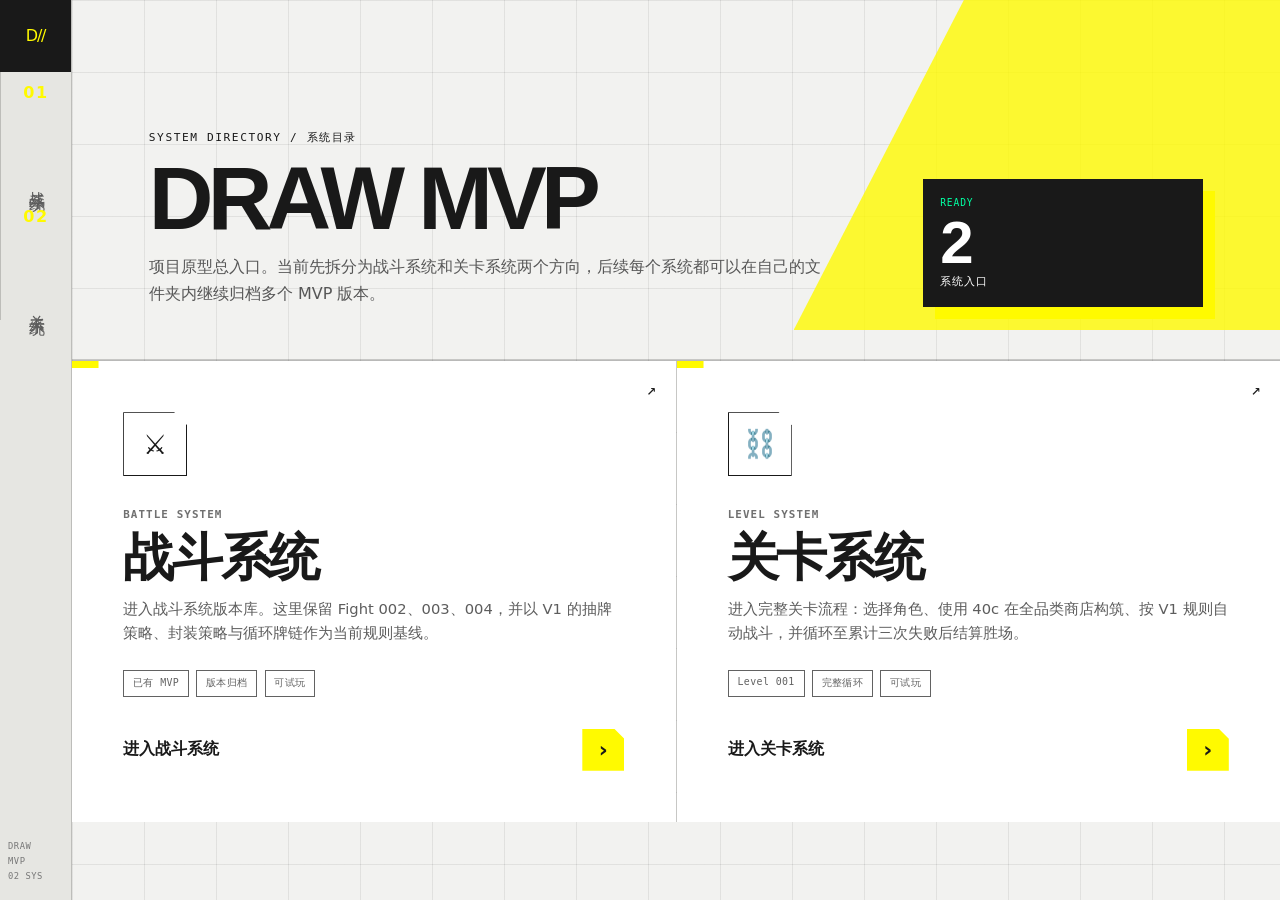
<file: index.html>
<!doctype html>
<html lang="zh-CN" data-ark-theme="endfield" data-ark-depth="complex" data-ef-page="library">
<head>
  <meta charset="utf-8">
  <meta name="viewport" content="width=device-width, initial-scale=1">
  <title>Draw MVP</title>
  <style>
    :root {
      color-scheme: light;
      --bg: #f5f7fb;
      --panel: #ffffff;
      --text: #182331;
      --muted: #667386;
      --line: #d9e1ec;
      --battle: #d94c59;
      --battle-soft: #fff1f3;
      --level: #2a8c73;
      --level-soft: #edf9f5;
      --shadow: 0 18px 42px rgba(32, 45, 64, 0.08);
    }

    * {
      box-sizing: border-box;
    }

    body {
      margin: 0;
      min-height: 100vh;
      font-family: -apple-system, BlinkMacSystemFont, "Segoe UI", sans-serif;
      background: var(--bg);
      color: var(--text);
    }

    .page {
      width: min(1080px, calc(100vw - 32px));
      margin: 0 auto;
      padding: 42px 0 56px;
    }

    header {
      display: flex;
      align-items: flex-end;
      justify-content: space-between;
      gap: 24px;
      padding-bottom: 24px;
      border-bottom: 1px solid var(--line);
    }

    h1 {
      margin: 0 0 10px;
      font-size: clamp(30px, 5vw, 52px);
      line-height: 1.06;
      letter-spacing: 0;
    }

    .subtitle {
      max-width: 720px;
      margin: 0;
      color: var(--muted);
      font-size: 15px;
      line-height: 1.7;
    }

    .build-mark {
      flex: 0 0 auto;
      border: 1px solid var(--line);
      border-radius: 8px;
      background: var(--panel);
      box-shadow: var(--shadow);
      padding: 12px 16px;
      color: var(--muted);
      font-size: 13px;
      line-height: 1.45;
    }

    .build-mark strong {
      display: block;
      color: var(--text);
      font-size: 22px;
      line-height: 1;
      margin-bottom: 6px;
    }

    main {
      display: grid;
      grid-template-columns: repeat(2, minmax(0, 1fr));
      gap: 18px;
      padding-top: 30px;
    }

    .system-card {
      min-height: 310px;
      display: flex;
      flex-direction: column;
      justify-content: space-between;
      gap: 28px;
      border: 1px solid var(--line);
      border-radius: 8px;
      background: var(--panel);
      color: inherit;
      text-decoration: none;
      padding: 24px;
      box-shadow: var(--shadow);
      transition: transform 160ms ease, border-color 160ms ease, box-shadow 160ms ease;
    }

    .system-card:hover,
    .system-card:focus-visible {
      transform: translateY(-2px);
      box-shadow: 0 24px 58px rgba(32, 45, 64, 0.13);
      outline: none;
    }

    .system-card.battle:hover,
    .system-card.battle:focus-visible {
      border-color: var(--battle);
    }

    .system-card.level:hover,
    .system-card.level:focus-visible {
      border-color: var(--level);
    }

    .icon {
      width: 54px;
      height: 54px;
      display: grid;
      place-items: center;
      border-radius: 8px;
      font-size: 28px;
      margin-bottom: 18px;
    }

    .battle .icon {
      background: var(--battle-soft);
    }

    .level .icon {
      background: var(--level-soft);
    }

    .eyebrow {
      margin: 0 0 10px;
      color: var(--muted);
      font-size: 13px;
      font-weight: 800;
      letter-spacing: 0;
    }

    h2 {
      margin: 0 0 12px;
      font-size: 28px;
      line-height: 1.15;
      letter-spacing: 0;
    }

    .description {
      margin: 0;
      color: var(--muted);
      font-size: 14px;
      line-height: 1.7;
    }

    .meta-row {
      display: flex;
      flex-wrap: wrap;
      gap: 8px;
      margin-top: 20px;
    }

    .pill {
      border: 1px solid var(--line);
      border-radius: 999px;
      padding: 6px 10px;
      color: var(--muted);
      font-size: 12px;
      font-weight: 700;
      background: #fbfcfe;
    }

    .open-row {
      display: flex;
      align-items: center;
      justify-content: space-between;
      gap: 16px;
      font-weight: 800;
    }

    .battle .open-row {
      color: var(--battle);
    }

    .level .open-row {
      color: var(--level);
    }

    .arrow {
      width: 36px;
      height: 36px;
      display: grid;
      place-items: center;
      border-radius: 50%;
      color: #fff;
      font-size: 22px;
      line-height: 1;
    }

    .battle .arrow {
      background: var(--battle);
    }

    .level .arrow {
      background: var(--level);
    }

    @media (max-width: 760px) {
      .page {
        width: min(100vw - 24px, 1080px);
        padding-top: 26px;
      }

      header {
        display: block;
      }

      .build-mark {
        width: fit-content;
        margin-top: 18px;
      }

      main {
        grid-template-columns: 1fr;
      }
    }
  </style>
  <link rel="stylesheet" href="endfield-ui.css">
</head>
<body class="ef-library">
  <a class="ef-skip" href="#main">跳至主要内容</a>
  <aside class="ef-rail" aria-label="系统导航">
    <a class="ef-rail-mark" href="index.html" aria-current="page" aria-label="Draw 首页">D//</a>
    <nav class="ef-rail-nav">
      <a class="ef-rail-link" href="FightingSystem/index.html"><b>01</b>战斗系统</a>
      <a class="ef-rail-link" href="LevelSystem/index.html"><b>02</b>关卡系统</a>
    </nav>
    <div class="ef-rail-meta">DRAW<br>MVP<br>02 SYS</div>
  </aside>
  <div class="page">
    <header>
      <div>
        <h1>Draw MVP</h1>
        <p class="subtitle">项目原型总入口。当前先拆分为战斗系统和关卡系统两个方向，后续每个系统都可以在自己的文件夹内继续归档多个 MVP 版本。</p>
      </div>
      <div class="build-mark">
        <strong>2</strong>
        系统入口
      </div>
    </header>

    <main id="main" aria-label="系统入口">
      <a class="system-card battle" href="FightingSystem/index.html">
        <div>
          <div class="icon" aria-hidden="true">⚔️</div>
          <p class="eyebrow">Battle System</p>
          <h2>战斗系统</h2>
          <p class="description">进入战斗系统版本库。这里保留 Fight 002、003、004，并以 V1 的抽牌策略、封装策略与循环牌链作为当前规则基线。</p>
          <div class="meta-row" aria-label="战斗系统标签">
            <span class="pill">已有 MVP</span>
            <span class="pill">版本归档</span>
            <span class="pill">可试玩</span>
          </div>
        </div>
        <div class="open-row">
          <span>进入战斗系统</span>
          <span class="arrow" aria-hidden="true">›</span>
        </div>
      </a>

      <a class="system-card level" href="LevelSystem/index.html">
        <div>
          <div class="icon" aria-hidden="true">⛓️</div>
          <p class="eyebrow">Level System</p>
          <h2>关卡系统</h2>
          <p class="description">进入完整关卡流程：选择角色、使用 40c 在全品类商店构筑、按 V1 规则自动战斗，并循环至累计三次失败后结算胜场。</p>
          <div class="meta-row" aria-label="关卡系统标签">
            <span class="pill">Level 001</span>
            <span class="pill">完整循环</span>
            <span class="pill">可试玩</span>
          </div>
        </div>
        <div class="open-row">
          <span>进入关卡系统</span>
          <span class="arrow" aria-hidden="true">›</span>
        </div>
      </a>
    </main>
  </div>
</body>
</html>
</file>
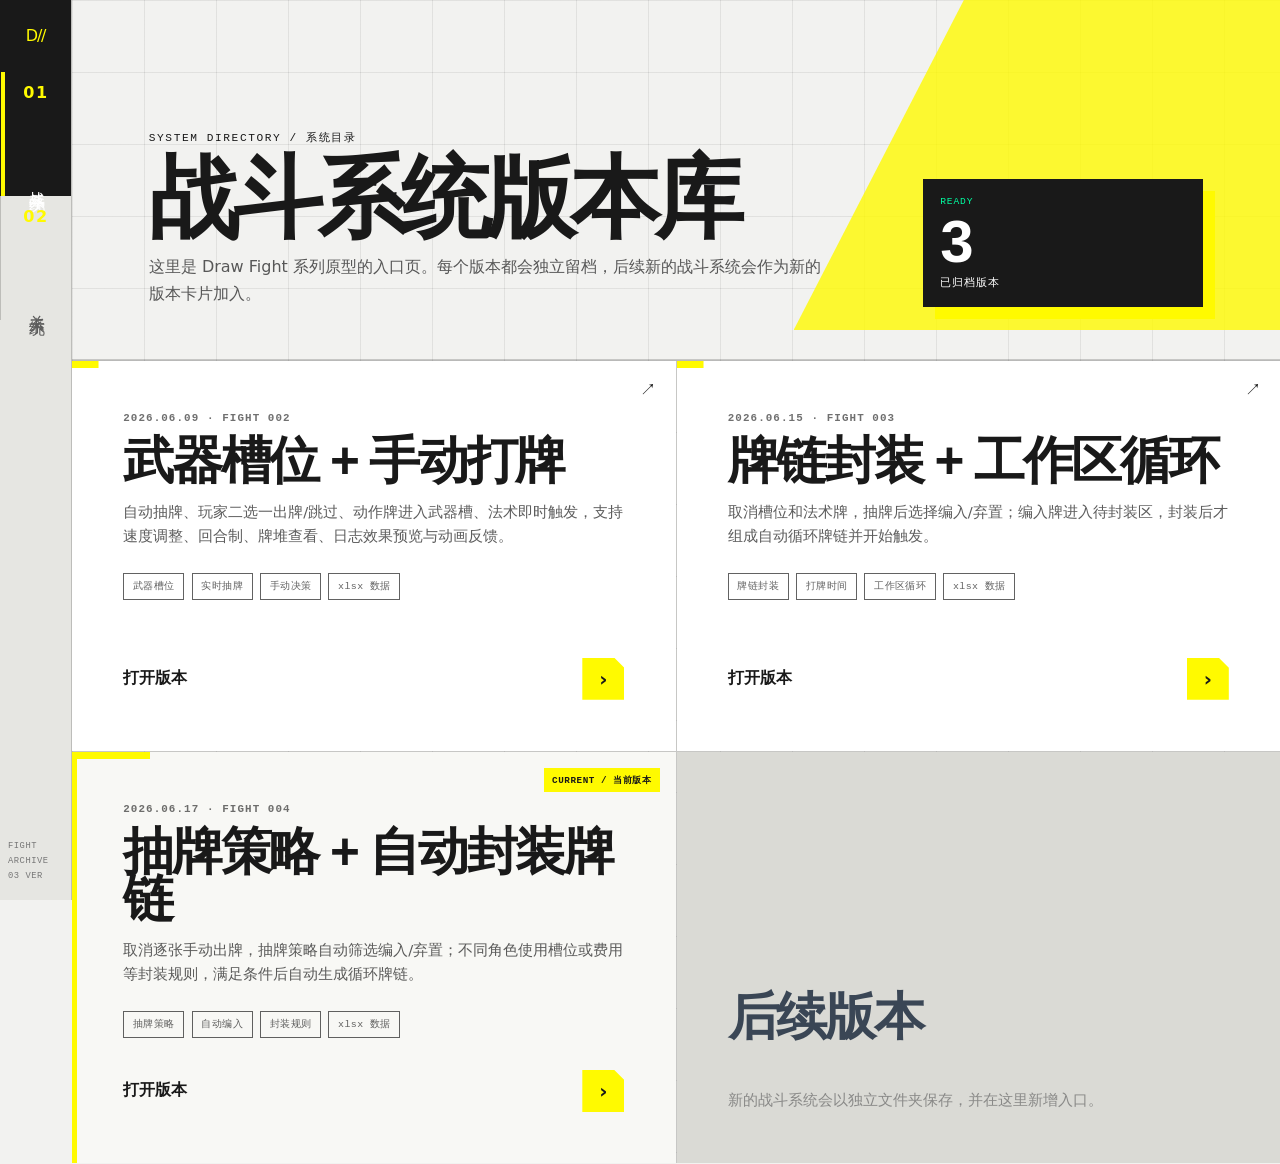
<file: FightingSystem/index.html>
<!doctype html>
<html lang="zh-CN" data-ark-theme="endfield" data-ark-depth="complex" data-ef-page="library">
<head>
  <meta charset="utf-8">
  <meta name="viewport" content="width=device-width, initial-scale=1">
  <title>Draw FightingSystem</title>
  <style>
    :root {
      color-scheme: light;
      --bg: #f4f6fa;
      --panel: #ffffff;
      --text: #1d2733;
      --muted: #647284;
      --line: #d8e0ea;
      --accent: #e95b67;
      --accent-strong: #c93d4a;
      --shadow: 0 18px 45px rgba(31, 43, 58, 0.08);
    }

    * {
      box-sizing: border-box;
    }

    body {
      margin: 0;
      min-height: 100vh;
      font-family: -apple-system, BlinkMacSystemFont, "Segoe UI", sans-serif;
      background: var(--bg);
      color: var(--text);
    }

    .page {
      width: min(1120px, calc(100vw - 32px));
      margin: 0 auto;
      padding: 40px 0 56px;
    }

    header {
      display: flex;
      justify-content: space-between;
      gap: 24px;
      align-items: flex-end;
      padding-bottom: 24px;
      border-bottom: 1px solid var(--line);
    }

    h1 {
      margin: 0 0 8px;
      font-size: clamp(28px, 4vw, 44px);
      line-height: 1.08;
      letter-spacing: 0;
    }

    .subtitle {
      margin: 0;
      color: var(--muted);
      font-size: 15px;
      line-height: 1.7;
      max-width: 720px;
    }

    .count {
      flex: 0 0 auto;
      border: 1px solid var(--line);
      background: var(--panel);
      border-radius: 8px;
      padding: 12px 16px;
      color: var(--muted);
      font-size: 14px;
      box-shadow: var(--shadow);
    }

    .count strong {
      display: block;
      color: var(--text);
      font-size: 24px;
      line-height: 1;
      margin-bottom: 4px;
    }

    main {
      padding-top: 28px;
      display: grid;
      grid-template-columns: repeat(auto-fit, minmax(280px, 1fr));
      gap: 18px;
    }

    .version-card {
      min-height: 260px;
      display: flex;
      flex-direction: column;
      justify-content: space-between;
      gap: 24px;
      background: var(--panel);
      border: 1px solid var(--line);
      border-radius: 8px;
      padding: 22px;
      text-decoration: none;
      color: inherit;
      box-shadow: var(--shadow);
      transition: transform 160ms ease, border-color 160ms ease, box-shadow 160ms ease;
    }

    .version-card:hover,
    .version-card:focus-visible {
      transform: translateY(-2px);
      border-color: var(--accent);
      box-shadow: 0 22px 60px rgba(31, 43, 58, 0.13);
      outline: none;
    }

    .eyebrow {
      margin: 0 0 12px;
      color: var(--accent);
      font-size: 13px;
      font-weight: 800;
      letter-spacing: 0;
    }

    h2 {
      margin: 0 0 10px;
      font-size: 24px;
      line-height: 1.2;
      letter-spacing: 0;
    }

    .description {
      margin: 0;
      color: var(--muted);
      font-size: 14px;
      line-height: 1.65;
    }

    .tags {
      display: flex;
      flex-wrap: wrap;
      gap: 8px;
      margin-top: 18px;
    }

    .tag {
      border: 1px solid #f0b1ba;
      background: #fff4f5;
      color: var(--accent-strong);
      border-radius: 999px;
      padding: 5px 9px;
      font-size: 12px;
      font-weight: 700;
    }

    .open-row {
      display: flex;
      align-items: center;
      justify-content: space-between;
      gap: 16px;
      color: var(--accent-strong);
      font-weight: 800;
    }

    .arrow {
      width: 34px;
      height: 34px;
      display: grid;
      place-items: center;
      border-radius: 50%;
      background: var(--accent);
      color: #fff;
      font-size: 20px;
      line-height: 1;
    }

    .empty-card {
      min-height: 260px;
      border: 1px dashed #c7d1dd;
      border-radius: 8px;
      padding: 22px;
      color: var(--muted);
      display: grid;
      align-content: center;
      gap: 8px;
    }

    .empty-card h2 {
      color: #3a4655;
      font-size: 20px;
    }

    @media (max-width: 680px) {
      .page {
        width: min(100vw - 24px, 1120px);
        padding-top: 24px;
      }

      header {
        display: block;
      }

      .count {
        width: fit-content;
        margin-top: 18px;
      }
    }
  </style>
  <link rel="stylesheet" href="../endfield-ui.css">
</head>
<body class="ef-library">
  <a class="ef-skip" href="#main">跳至主要内容</a>
  <aside class="ef-rail" aria-label="系统导航">
    <a class="ef-rail-mark" href="../index.html" aria-label="Draw 首页">D//</a>
    <nav class="ef-rail-nav">
      <a class="ef-rail-link" href="index.html" aria-current="page"><b>01</b>战斗系统</a>
      <a class="ef-rail-link" href="../LevelSystem/index.html"><b>02</b>关卡系统</a>
    </nav>
    <div class="ef-rail-meta">FIGHT<br>ARCHIVE<br>03 VER</div>
  </aside>
  <div class="page">
    <header>
      <div>
        <h1>战斗系统版本库</h1>
        <p class="subtitle">这里是 Draw Fight 系列原型的入口页。每个版本都会独立留档，后续新的战斗系统会作为新的版本卡片加入。</p>
      </div>
      <div class="count">
        <strong>3</strong>
        已归档版本
      </div>
    </header>

    <main id="main" aria-label="战斗系统版本列表">
      <a class="version-card" href="Draw_Fight_002/index.html">
        <div>
          <p class="eyebrow">2026.06.09 · Fight 002</p>
          <h2>武器槽位 + 手动打牌</h2>
          <p class="description">自动抽牌、玩家二选一出牌/跳过、动作牌进入武器槽、法术即时触发，支持速度调整、回合制、牌堆查看、日志效果预览与动画反馈。</p>
          <div class="tags" aria-label="版本标签">
            <span class="tag">武器槽位</span>
            <span class="tag">实时抽牌</span>
            <span class="tag">手动决策</span>
            <span class="tag">xlsx 数据</span>
          </div>
        </div>
        <div class="open-row">
          <span>打开版本</span>
          <span class="arrow" aria-hidden="true">›</span>
        </div>
      </a>

      <a class="version-card" href="Draw_Fight_003/index.html">
        <div>
          <p class="eyebrow">2026.06.15 · Fight 003</p>
          <h2>牌链封装 + 工作区循环</h2>
          <p class="description">取消槽位和法术牌，抽牌后选择编入/弃置；编入牌进入待封装区，封装后才组成自动循环牌链并开始触发。</p>
          <div class="tags" aria-label="版本标签">
            <span class="tag">牌链封装</span>
            <span class="tag">打牌时间</span>
            <span class="tag">工作区循环</span>
            <span class="tag">xlsx 数据</span>
          </div>
        </div>
        <div class="open-row">
          <span>打开版本</span>
          <span class="arrow" aria-hidden="true">›</span>
        </div>
      </a>

      <a class="version-card" data-current="true" href="Draw_Fight_004/index.html">
        <div>
          <p class="eyebrow">2026.06.17 · Fight 004</p>
          <h2>抽牌策略 + 自动封装牌链</h2>
          <p class="description">取消逐张手动出牌，抽牌策略自动筛选编入/弃置；不同角色使用槽位或费用等封装规则，满足条件后自动生成循环牌链。</p>
          <div class="tags" aria-label="版本标签">
            <span class="tag">抽牌策略</span>
            <span class="tag">自动编入</span>
            <span class="tag">封装规则</span>
            <span class="tag">xlsx 数据</span>
          </div>
        </div>
        <div class="open-row">
          <span>打开版本</span>
          <span class="arrow" aria-hidden="true">›</span>
        </div>
      </a>

      <section class="empty-card" aria-label="后续版本占位">
        <h2>后续版本</h2>
        <p class="description">新的战斗系统会以独立文件夹保存，并在这里新增入口。</p>
      </section>
    </main>
  </div>
</body>
</html>
</file>
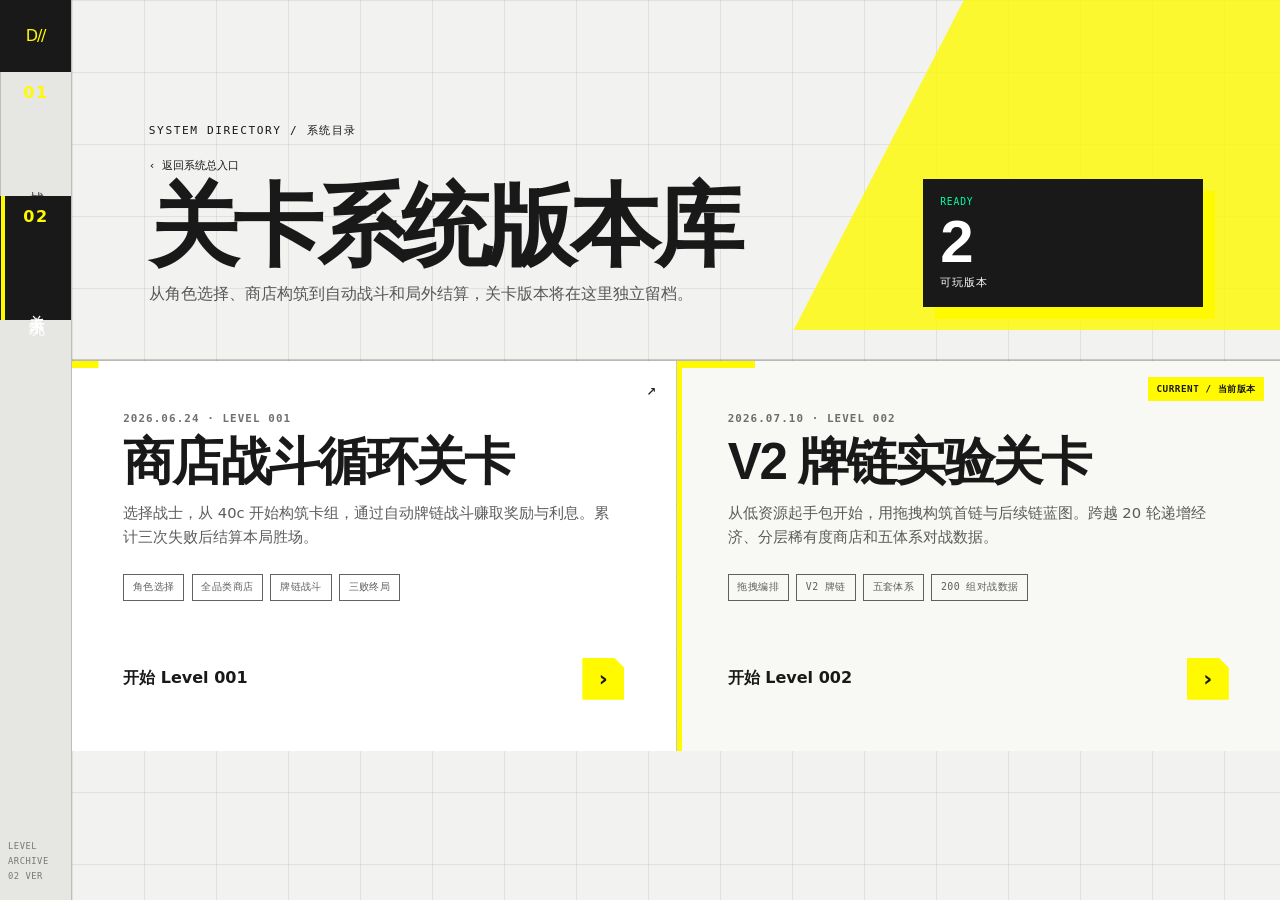
<file: LevelSystem/index.html>
<!doctype html>
<html lang="zh-CN" data-ark-theme="endfield" data-ark-depth="complex" data-ef-page="library">
<head>
  <meta charset="utf-8">
  <meta name="viewport" content="width=device-width, initial-scale=1">
  <title>Draw LevelSystem</title>
  <style>
    :root {
      color-scheme: light;
      --bg: #f3f5f1;
      --panel: #fff;
      --text: #17231f;
      --muted: #68756f;
      --line: #d6ded9;
      --accent: #287f68;
      --accent-soft: #e9f5f0;
      --shadow: 0 18px 44px rgba(28, 48, 40, .09);
    }
    * { box-sizing: border-box; }
    body {
      margin: 0;
      min-height: 100vh;
      font-family: -apple-system, BlinkMacSystemFont, "Segoe UI", "Microsoft YaHei", sans-serif;
      background: var(--bg);
      color: var(--text);
    }
    .page { width: min(1080px, calc(100vw - 32px)); margin: 0 auto; padding: 36px 0 56px; }
    header {
      display: flex;
      align-items: flex-end;
      justify-content: space-between;
      gap: 24px;
      padding-bottom: 24px;
      border-bottom: 1px solid var(--line);
    }
    .back { color: var(--accent); text-decoration: none; font-weight: 800; font-size: 14px; }
    h1 { margin: 18px 0 8px; font-size: clamp(30px, 5vw, 48px); line-height: 1.05; letter-spacing: 0; }
    .subtitle { margin: 0; color: var(--muted); line-height: 1.7; max-width: 700px; }
    .count {
      flex: 0 0 auto;
      padding: 12px 16px;
      border: 1px solid var(--line);
      border-radius: 8px;
      background: var(--panel);
      color: var(--muted);
      box-shadow: var(--shadow);
      font-size: 13px;
    }
    .count strong { display: block; color: var(--text); font-size: 24px; line-height: 1; margin-bottom: 5px; }
    main { padding-top: 28px; display: grid; grid-template-columns: repeat(auto-fit, minmax(280px, 1fr)); gap: 18px; }
    .version-card {
      min-height: 290px;
      display: flex;
      flex-direction: column;
      justify-content: space-between;
      gap: 24px;
      padding: 24px;
      border: 1px solid var(--line);
      border-radius: 8px;
      background: var(--panel);
      color: inherit;
      text-decoration: none;
      box-shadow: var(--shadow);
      transition: transform .16s ease, border-color .16s ease, box-shadow .16s ease;
    }
    .version-card:hover, .version-card:focus-visible {
      transform: translateY(-2px);
      border-color: var(--accent);
      box-shadow: 0 24px 58px rgba(28, 48, 40, .14);
      outline: none;
    }
    .eyebrow { margin: 0 0 12px; color: var(--accent); font-size: 13px; font-weight: 900; }
    h2 { margin: 0 0 12px; font-size: 26px; line-height: 1.2; letter-spacing: 0; }
    .description { margin: 0; color: var(--muted); font-size: 14px; line-height: 1.7; }
    .tags { display: flex; flex-wrap: wrap; gap: 8px; margin-top: 18px; }
    .tag {
      padding: 5px 9px;
      border: 1px solid #b9d9ce;
      border-radius: 999px;
      background: var(--accent-soft);
      color: #1f6e5a;
      font-size: 12px;
      font-weight: 800;
    }
    .open-row { display: flex; align-items: center; justify-content: space-between; color: var(--accent); font-weight: 900; }
    .arrow { width: 36px; height: 36px; display: grid; place-items: center; border-radius: 50%; background: var(--accent); color: #fff; font-size: 22px; }
    @media (max-width: 680px) {
      .page { width: min(100vw - 24px, 1080px); padding-top: 24px; }
      header { display: block; }
      .count { width: fit-content; margin-top: 18px; }
    }
  </style>
  <link rel="stylesheet" href="../endfield-ui.css">
</head>
<body class="ef-library">
  <a class="ef-skip" href="#main">跳至主要内容</a>
  <aside class="ef-rail" aria-label="系统导航">
    <a class="ef-rail-mark" href="../index.html" aria-label="Draw 首页">D//</a>
    <nav class="ef-rail-nav">
      <a class="ef-rail-link" href="../FightingSystem/index.html"><b>01</b>战斗系统</a>
      <a class="ef-rail-link" href="index.html" aria-current="page"><b>02</b>关卡系统</a>
    </nav>
    <div class="ef-rail-meta">LEVEL<br>ARCHIVE<br>02 VER</div>
  </aside>
  <div class="page">
    <header>
      <div>
        <a class="back" href="../index.html">‹ 返回系统总入口</a>
        <h1>关卡系统版本库</h1>
        <p class="subtitle">从角色选择、商店构筑到自动战斗和局外结算，关卡版本将在这里独立留档。</p>
      </div>
      <div class="count"><strong>2</strong>可玩版本</div>
    </header>
    <main id="main" aria-label="关卡系统版本列表">
      <a class="version-card" href="Level_001/index.html">
        <div>
          <p class="eyebrow">2026.06.24 · Level 001</p>
          <h2>商店战斗循环关卡</h2>
          <p class="description">选择战士，从 40c 开始构筑卡组，通过自动牌链战斗赚取奖励与利息。累计三次失败后结算本局胜场。</p>
          <div class="tags">
            <span class="tag">角色选择</span>
            <span class="tag">全品类商店</span>
            <span class="tag">牌链战斗</span>
            <span class="tag">三败终局</span>
          </div>
        </div>
        <div class="open-row"><span>开始 Level 001</span><span class="arrow" aria-hidden="true">›</span></div>
      </a>
      <a class="version-card" data-current="true" href="Level_002/index.html">
        <div>
          <p class="eyebrow">2026.07.10 · Level 002</p>
          <h2>V2 牌链实验关卡</h2>
          <p class="description">从低资源起手包开始，用拖拽构筑首链与后续链蓝图。跨越 20 轮递增经济、分层稀有度商店和五体系对战数据。</p>
          <div class="tags">
            <span class="tag">拖拽编排</span>
            <span class="tag">V2 牌链</span>
            <span class="tag">五套体系</span>
            <span class="tag">200 组对战数据</span>
          </div>
        </div>
        <div class="open-row"><span>开始 Level 002</span><span class="arrow" aria-hidden="true">›</span></div>
      </a>
    </main>
  </div>
</body>
</html>
</file>
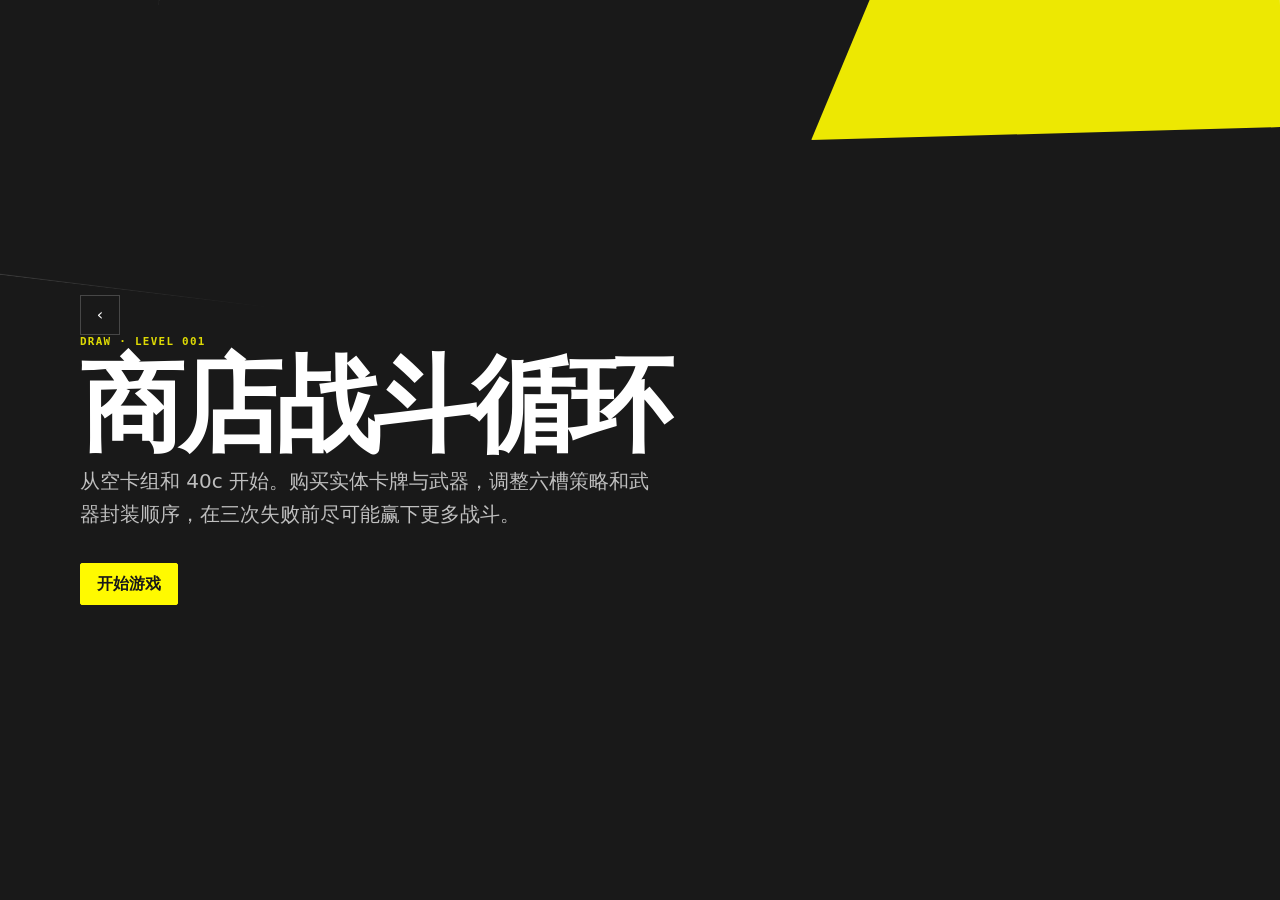
<file: LevelSystem/Level_001/index.html>
<!doctype html>
<html lang="zh-CN" data-ark-theme="endfield" data-ark-depth="complex" data-ef-page="level">
<head>
  <meta charset="utf-8">
  <meta name="viewport" content="width=device-width, initial-scale=1">
  <title>Draw Level 001 MVP</title>
  <style>
    :root {
      color-scheme: light;
      --bg: #eef1ed;
      --paper: #fff;
      --paper-2: #f7f8f5;
      --ink: #19221f;
      --muted: #65716c;
      --line: #d5dcd7;
      --green: #287f68;
      --green-dark: #1f6655;
      --green-soft: #e6f3ed;
      --red: #c74750;
      --red-soft: #fbecee;
      --gold: #c78b22;
      --gold-soft: #fff5dc;
      --blue: #3675a7;
      --blue-soft: #eaf3fa;
      --purple: #7657a5;
      --purple-soft: #f1ecf8;
      --shadow: 0 14px 38px rgba(31, 48, 41, .1);
    }
    * { box-sizing: border-box; }
    html, body { margin: 0; min-height: 100%; }
    body {
      min-height: 100vh;
      overflow-x: hidden;
      background: var(--bg);
      color: var(--ink);
      font-family: -apple-system, BlinkMacSystemFont, "Segoe UI", "Microsoft YaHei", sans-serif;
    }
    button { font: inherit; }
    button:focus-visible, [tabindex]:focus-visible { outline: 3px solid rgba(40,127,104,.28); outline-offset: 2px; }
    .app { min-height: 100vh; }
    .screen { display: none; min-height: 100vh; }
    .screen.active { display: block; }
    .shell { width: min(1180px, calc(100vw - 32px)); margin: 0 auto; padding: 28px 0 46px; }
    .topbar {
      position: sticky;
      top: 0;
      z-index: 20;
      min-height: 58px;
      display: flex;
      align-items: center;
      justify-content: space-between;
      gap: 16px;
      padding: 8px clamp(12px, 2vw, 24px);
      border-bottom: 1px solid var(--line);
      background: rgba(255,255,255,.94);
      backdrop-filter: blur(10px);
    }
    .brand { display: flex; align-items: baseline; gap: 12px; min-width: 0; }
    .brand strong { font-size: 20px; white-space: nowrap; }
    .brand span { color: var(--muted); font-size: 13px; font-weight: 800; overflow: hidden; text-overflow: ellipsis; white-space: nowrap; }
    .run-stats { display: flex; align-items: center; gap: 8px; flex-wrap: wrap; justify-content: flex-end; }
    .stat {
      min-height: 36px;
      display: inline-flex;
      align-items: center;
      gap: 6px;
      padding: 0 11px;
      border: 1px solid var(--line);
      border-radius: 7px;
      background: #fff;
      color: var(--muted);
      font-size: 13px;
      font-weight: 800;
      white-space: nowrap;
    }
    .stat b { color: var(--ink); font-size: 15px; }
    .stat.gold { background: var(--gold-soft); border-color: #e9ce92; color: #87601b; }
    .stat.loss { background: var(--red-soft); border-color: #efbdc1; color: #9f353d; }
    .hero-screen {
      position: relative;
      min-height: 100vh;
      display: grid;
      align-items: center;
      overflow: hidden;
      background: #273d35;
      color: #fff;
    }
    .hero-screen::before,
    .hero-screen::after {
      content: "";
      position: absolute;
      width: min(31vw, 430px);
      aspect-ratio: 560 / 910;
      right: 8vw;
      top: 50%;
      border: 1px solid rgba(255,255,255,.18);
      border-radius: 8px;
      background: url("../../FightingSystem/Draw_Fight_004/Texture/卡面.png") center / cover no-repeat;
      box-shadow: 0 28px 70px rgba(0,0,0,.34);
      transform: translateY(-54%) rotate(7deg);
      opacity: .9;
    }
    .hero-screen::after {
      right: 25vw;
      background-image: url("../../FightingSystem/Draw_Fight_004/Texture/卡背.png");
      transform: translateY(-43%) rotate(-10deg);
      opacity: .48;
    }
    .hero-inner { position: relative; z-index: 1; width: min(1120px, calc(100vw - 32px)); margin: 0 auto; padding: 54px 0; }
    .hero-mark { font-size: 14px; font-weight: 900; letter-spacing: 0; opacity: .86; }
    .hero-title { margin: 14px 0 16px; max-width: 760px; font-size: clamp(48px, 9vw, 104px); line-height: .94; letter-spacing: 0; }
    .hero-copy { max-width: 580px; margin: 0 0 32px; font-size: clamp(16px, 2vw, 20px); line-height: 1.7; color: rgba(255,255,255,.88); }
    .primary, .secondary, .danger, .ghost {
      min-height: 44px;
      border-radius: 7px;
      padding: 0 18px;
      border: 1px solid transparent;
      font-weight: 900;
      cursor: pointer;
      transition: transform .14s ease, filter .14s ease, background .14s ease;
    }
    .primary { background: var(--green); color: #fff; border-color: var(--green); }
    .secondary { background: #fff; color: var(--ink); border-color: #cbd5cf; }
    .danger { background: var(--red); color: #fff; border-color: var(--red); }
    .ghost { background: transparent; color: var(--muted); border-color: var(--line); }
    .primary:hover, .secondary:hover, .danger:hover, .ghost:hover { transform: translateY(-1px); filter: brightness(.98); }
    button:disabled { cursor: not-allowed; opacity: .45; transform: none !important; }
    .section-head { display: flex; justify-content: space-between; align-items: flex-end; gap: 18px; margin-bottom: 22px; }
    .section-head h1 { margin: 0 0 8px; font-size: clamp(30px, 5vw, 48px); letter-spacing: 0; }
    .section-head p { margin: 0; color: var(--muted); line-height: 1.65; }
    .character-grid { display: grid; grid-template-columns: minmax(280px, 1.25fr) repeat(2, minmax(220px, .75fr)); gap: 16px; }
    .character-card {
      min-height: 410px;
      display: flex;
      flex-direction: column;
      justify-content: space-between;
      gap: 20px;
      padding: 22px;
      border: 1px solid var(--line);
      border-radius: 8px;
      background: var(--paper);
      box-shadow: var(--shadow);
    }
    .character-card.selected { border: 2px solid var(--green); }
    .character-card.locked { box-shadow: none; background: rgba(255,255,255,.55); color: var(--muted); }
    .portrait {
      height: 190px;
      display: grid;
      place-items: center;
      border-radius: 6px;
      background: linear-gradient(135deg, #33483f, #759486);
      color: #fff;
      text-align: center;
      font-size: 54px;
      font-weight: 1000;
    }
    .portrait small { display: block; margin-top: 8px; font-size: 13px; opacity: .8; }
    .locked .portrait { background: #e1e6e2; color: #87928c; }
    .character-card h2 { margin: 0 0 8px; font-size: 25px; letter-spacing: 0; }
    .character-card p { margin: 0; color: var(--muted); line-height: 1.65; font-size: 14px; }
    .trait-row { display: flex; gap: 7px; flex-wrap: wrap; margin-top: 15px; }
    .trait { padding: 5px 8px; border-radius: 5px; background: var(--green-soft); color: var(--green-dark); font-size: 12px; font-weight: 900; }
    .shop-layout { display: grid; grid-template-columns: minmax(0, 1fr) 310px; gap: 18px; }
    .shop-main { min-width: 0; }
    .catalog-columns { display: grid; gap: 12px; }
    .catalog-column {
      min-width: 0;
      border: 1px solid var(--line);
      border-radius: 8px;
      background: rgba(255,255,255,.52);
      overflow: hidden;
    }
    .catalog-head { padding: 13px 14px; border-bottom: 1px solid var(--line); background: #fff; }
    .catalog-head h2 { margin: 0 0 4px; font-size: 17px; }
    .catalog-head p { margin: 0; color: var(--muted); font-size: 11px; line-height: 1.45; }
    .offer-grid { display: grid; gap: 8px; padding: 8px; }
    .card-offer-grid { grid-template-columns: repeat(3, minmax(0, 1fr)); }
    .strategy-offer-grid { grid-template-columns: minmax(0, 1fr); }
    .weapon-offer-grid { grid-template-columns: repeat(3, minmax(0, 1fr)); }
    .offer {
      min-height: 190px;
      display: flex;
      flex-direction: column;
      justify-content: space-between;
      gap: 16px;
      padding: 16px;
      border: 1px solid var(--line);
      border-radius: 8px;
      background: var(--paper);
      box-shadow: 0 8px 24px rgba(31,48,41,.07);
    }
    .offer.sold { background: #f0f2ef; box-shadow: none; }
    .offer-top { display: flex; justify-content: space-between; gap: 8px; align-items: flex-start; }
    .rarity { padding: 4px 7px; border-radius: 4px; background: #eef1ef; color: var(--muted); font-size: 11px; font-weight: 900; }
    .rarity.稀有 { background: var(--blue-soft); color: var(--blue); }
    .rarity.史诗 { background: var(--purple-soft); color: var(--purple); }
    .rarity.传说 { background: var(--gold-soft); color: #9b6915; }
    .price { color: var(--gold); font-weight: 1000; white-space: nowrap; }
    .offer h3 { margin: 14px 0 7px; font-size: 20px; letter-spacing: 0; }
    .offer p { margin: 0; color: var(--muted); font-size: 13px; line-height: 1.58; }
    .offer .meta { margin-top: 10px; color: var(--green-dark); font-size: 12px; font-weight: 900; }
    .offer button { width: 100%; min-height: 40px; }
    .side-panel {
      align-self: start;
      position: sticky;
      top: 76px;
      border: 1px solid var(--line);
      border-radius: 8px;
      background: var(--paper);
      box-shadow: var(--shadow);
      overflow: hidden;
    }
    .side-section { padding: 16px; border-bottom: 1px solid var(--line); }
    .side-section:last-child { border-bottom: 0; }
    .side-section h3 { margin: 0 0 10px; font-size: 15px; }
    .strategy-editor, .weapon-editor { display: grid; gap: 7px; }
    .strategy-slot {
      display: grid;
      grid-template-columns: 24px minmax(0, 1fr) 30px 30px;
      gap: 7px;
      align-items: center;
      padding: 7px;
      border-radius: 6px;
      background: var(--paper-2);
    }
    .strategy-slot span { color: var(--muted); font-size: 12px; font-weight: 900; text-align: center; }
    .strategy-slot.active-item { background: var(--green-soft); }
    .strategy-slot .queue-name { min-width: 0; color: var(--ink); text-align: left; line-height: 1.35; }
    .strategy-slot .queue-name small { display: block; color: var(--muted); font-size: 10px; }
    .queue-button { width: 30px; min-height: 30px; padding: 0; }
    .database-list { display: grid; gap: 6px; max-height: 280px; overflow: auto; }
    .database-row { padding: 8px; border-radius: 5px; background: var(--paper-2); font-size: 11px; line-height: 1.5; color: var(--muted); }
    .database-row.current { background: var(--green-soft); color: var(--green-dark); }
    .deck-list { display: grid; gap: 6px; max-height: 240px; overflow: auto; }
    .deck-item { display: flex; justify-content: space-between; gap: 8px; padding: 7px 8px; border-radius: 5px; background: var(--paper-2); font-size: 12px; }
    .empty { color: var(--muted); font-size: 13px; line-height: 1.6; }
    .interest-preview { display: flex; justify-content: space-between; color: var(--muted); font-size: 13px; }
    .interest-preview strong { color: var(--gold); }
    .shop-actions {
      display: flex;
      align-items: center;
      justify-content: flex-end;
      gap: 8px;
      flex-wrap: wrap;
    }
    .shop-actions .interest-preview {
      min-width: 130px;
      min-height: 40px;
      align-items: center;
      gap: 10px;
      padding: 0 12px;
      border: 1px solid var(--line);
      border-radius: 6px;
      background: var(--paper);
    }
    .battle-wrap { min-height: calc(100vh - 58px); padding: 16px; }
    .battle-grid {
      width: min(1240px, 100%);
      min-height: calc(100vh - 90px);
      margin: 0 auto;
      display: grid;
      grid-template-columns: minmax(210px, .8fr) minmax(380px, 1.55fr) minmax(210px, .8fr);
      gap: 14px;
    }
    .combatant, .battle-center {
      min-width: 0;
      border: 1px solid var(--line);
      border-radius: 8px;
      background: var(--paper);
      box-shadow: var(--shadow);
    }
    .combatant { padding: 18px; display: flex; flex-direction: column; gap: 16px; }
    .combat-portrait {
      height: 150px;
      display: grid;
      place-items: center;
      border-radius: 6px;
      background: #43594f;
      color: #fff;
      font-size: 42px;
      font-weight: 1000;
      text-align: center;
    }
    .enemy-side .combat-portrait { background: #815159; }
    .unit-name { margin: 0; font-size: 22px; }
    .hp-label { display: flex; justify-content: space-between; gap: 8px; font-size: 13px; font-weight: 900; }
    .bar { height: 14px; margin-top: 7px; border: 1px solid #bcc8c1; border-radius: 4px; background: #e6ebe7; overflow: hidden; }
    .bar > div { height: 100%; width: 100%; transform-origin: left; transition: transform .18s ease; background: linear-gradient(90deg, #2ca66f, #8bc752); }
    .enemy-side .bar > div { background: linear-gradient(90deg, #d64e58, #e18a64); }
    .status-list { display: flex; flex-wrap: wrap; gap: 6px; min-height: 31px; }
    .status-pill { padding: 5px 7px; border-radius: 5px; background: var(--blue-soft); color: #2d668f; font-size: 12px; font-weight: 900; }
    .enemy-timer { margin-top: auto; padding: 12px; border-radius: 6px; background: var(--red-soft); }
    .enemy-timer strong { display: block; margin-bottom: 7px; }
    .timer-track { height: 7px; border-radius: 4px; background: #efd5d7; overflow: hidden; }
    .timer-fill { height: 100%; background: var(--red); width: 0; }
    .battle-center { display: grid; grid-template-rows: auto auto minmax(160px, 1fr) auto; overflow: hidden; }
    .battle-heading { padding: 16px 18px; border-bottom: 1px solid var(--line); display: flex; justify-content: space-between; align-items: center; gap: 12px; }
    .battle-heading h2 { margin: 0; font-size: 20px; }
    .battle-heading-actions { display: flex; align-items: center; gap: 8px; flex-wrap: wrap; justify-content: flex-end; }
    .speed-control { display: flex; gap: 4px; }
    .speed-control button { width: 38px; height: 32px; border: 1px solid var(--line); border-radius: 5px; background: #fff; color: var(--muted); font-size: 12px; font-weight: 900; cursor: pointer; }
    .speed-control button.active { background: var(--ink); color: #fff; border-color: var(--ink); }
    .exit-battle-button { min-height: 32px; padding: 0 12px; border-radius: 5px; font-size: 12px; }
    .strategy-line { padding: 11px 18px; background: var(--paper-2); border-bottom: 1px solid var(--line); color: var(--muted); font-size: 13px; }
    .strategy-line b { color: var(--green-dark); }
    .chain-area { padding: 18px; min-height: 0; overflow: auto; }
    .chain-title { display: flex; justify-content: space-between; gap: 12px; align-items: center; margin-bottom: 12px; }
    .chain-title h3 { margin: 0; font-size: 15px; }
    .draw-progress { color: var(--muted); font-size: 12px; font-weight: 800; }
    .slots { display: grid; grid-template-columns: repeat(var(--slot-count, 3), minmax(0, 1fr)); gap: 8px; }
    .pending-zone {
      margin-bottom: 14px;
      padding: 12px;
      border: 1px dashed #b7c5bd;
      border-radius: 7px;
      background: var(--paper-2);
    }
    .pending-head, .weapon-head {
      display: flex;
      align-items: center;
      justify-content: space-between;
      gap: 10px;
      margin-bottom: 8px;
      color: var(--muted);
      font-size: 12px;
      font-weight: 900;
    }
    .pending-cards { display: flex; gap: 6px; flex-wrap: wrap; min-height: 30px; }
    .pending-chip {
      padding: 6px 8px;
      border: 1px solid #c9d4cd;
      border-radius: 5px;
      background: #fff;
      font-size: 12px;
      font-weight: 900;
    }
    .weapon-chain { padding: 12px; border: 1px solid var(--line); border-radius: 7px; background: #fbfcfa; }
    .weapon-chain + .weapon-chain { margin-top: 10px; }
    .battle-card {
      min-height: 172px;
      position: relative;
      display: flex;
      flex-direction: column;
      justify-content: space-between;
      gap: 12px;
      padding: 12px;
      border: 1px solid #cbd5cf;
      border-radius: 7px;
      background: #fff;
      overflow: hidden;
    }
    .battle-card.active { border: 2px solid var(--gold); box-shadow: 0 0 0 4px rgba(199,139,34,.15); }
    .battle-card.empty-slot { display: grid; place-items: center; border-style: dashed; background: var(--paper-2); color: #99a29d; font-size: 13px; }
    .card-name { font-size: 16px; font-weight: 1000; }
    .card-effect { color: var(--muted); font-size: 12px; line-height: 1.5; }
    .card-time { color: var(--green-dark); font-size: 11px; font-weight: 900; }
    .chain-meter { height: 8px; margin-top: 12px; border-radius: 5px; background: #e5eae6; overflow: hidden; }
    .chain-meter > div { height: 100%; width: 0; background: var(--gold); transition: width .08s linear; }
    .battle-log { min-height: 150px; max-height: 220px; overflow: auto; padding: 14px 18px; border-top: 1px solid var(--line); background: #f6f7f5; font-size: 12px; line-height: 1.65; }
    .battle-log p { margin: 0 0 5px; }
    .battle-log b { color: var(--green-dark); }
    .timeline-event {
      display: grid;
      grid-template-columns: 58px minmax(0, 1fr);
      gap: 9px;
      align-items: start;
    }
    .timeline-time {
      color: var(--gold);
      font-family: ui-monospace, SFMono-Regular, Menlo, monospace;
      font-size: 11px;
      font-weight: 1000;
      white-space: nowrap;
    }
    .timeline-content { min-width: 0; }
    .log-ref {
      color: var(--green-dark);
      font-weight: 1000;
      border-bottom: 1px dashed currentColor;
      cursor: help;
    }
    .overlay {
      position: fixed;
      inset: 0;
      z-index: 80;
      display: none;
      place-items: center;
      padding: 20px;
      background: rgba(18,27,23,.64);
      backdrop-filter: blur(5px);
    }
    .overlay.open { display: grid; }
    .modal {
      width: min(820px, 100%);
      max-height: calc(100vh - 40px);
      overflow: auto;
      padding: 26px;
      border-radius: 8px;
      background: #fff;
      box-shadow: 0 26px 90px rgba(0,0,0,.3);
    }
    .modal-mark { color: var(--green); font-size: 13px; font-weight: 1000; }
    .modal h2 { margin: 8px 0 12px; font-size: 34px; letter-spacing: 0; }
    .modal p { margin: 0; color: var(--muted); line-height: 1.7; }
    .reward-breakdown { margin: 20px 0; border-top: 1px solid var(--line); border-bottom: 1px solid var(--line); }
    .reward-row { display: flex; justify-content: space-between; gap: 12px; padding: 10px 0; font-size: 14px; }
    .reward-row + .reward-row { border-top: 1px solid #edf0ed; }
    .reward-row strong { color: var(--gold); }
    .result-log-section { margin: 18px 0; }
    .result-log-section h3 { margin: 0 0 8px; font-size: 15px; }
    .result-battle-log {
      max-height: 260px;
      overflow: auto;
      padding: 12px 14px;
      border: 1px solid var(--line);
      border-radius: 6px;
      background: #f6f7f5;
      font-size: 12px;
      line-height: 1.65;
    }
    .result-battle-log p { margin: 0 0 6px; color: var(--ink); }
    .result-battle-log p:last-child { margin-bottom: 0; }
    .result-battle-log b { color: var(--green-dark); }
    .card-tooltip {
      position: fixed;
      z-index: 140;
      display: none;
      width: min(280px, calc(100vw - 20px));
      pointer-events: none;
      padding: 13px 14px;
      border: 1px solid #b9c8bf;
      border-radius: 7px;
      background: #fff;
      box-shadow: 0 14px 38px rgba(24,39,32,.22);
    }
    .card-tooltip.open { display: block; }
    .card-tooltip-head { display: flex; justify-content: space-between; gap: 10px; align-items: center; }
    .card-tooltip h4 { margin: 0; font-size: 17px; }
    .card-tooltip-meta { color: var(--green-dark); font-size: 11px; font-weight: 900; white-space: nowrap; }
    .card-tooltip p { margin: 9px 0 0; color: var(--muted); font-size: 12px; line-height: 1.55; }
    .modal-actions { display: flex; justify-content: flex-end; gap: 8px; }
    .end-screen { min-height: 100vh; display: grid; place-items: center; padding: 24px; background: #27342f; color: #fff; }
    .end-panel { width: min(680px, 100%); text-align: center; }
    .end-label { color: #b8c9c1; font-weight: 900; }
    .end-wins { margin: 10px 0 0; font-size: clamp(84px, 20vw, 180px); line-height: .9; color: #f2c56d; font-weight: 1000; }
    .end-panel h1 { margin: 8px 0 14px; font-size: clamp(32px, 6vw, 56px); }
    .end-panel p { margin: 0 auto 28px; max-width: 520px; color: #c8d3ce; line-height: 1.7; }
    .end-actions { display: flex; justify-content: center; gap: 9px; flex-wrap: wrap; }
    .toast {
      position: fixed;
      left: 50%;
      bottom: 24px;
      z-index: 100;
      transform: translate(-50%, 20px);
      opacity: 0;
      pointer-events: none;
      padding: 11px 15px;
      border-radius: 6px;
      background: #202b26;
      color: #fff;
      font-size: 13px;
      font-weight: 800;
      transition: opacity .18s ease, transform .18s ease;
    }
    .toast.show { opacity: 1; transform: translate(-50%, 0); }
    @media (max-width: 980px) {
      .character-grid { grid-template-columns: 1fr 1fr; }
      .character-card:first-child { grid-column: 1 / -1; }
      .shop-layout { grid-template-columns: 1fr; }
      .card-offer-grid, .weapon-offer-grid { grid-template-columns: repeat(3, minmax(0, 1fr)); }
      .side-panel { position: static; display: grid; grid-template-columns: repeat(3, 1fr); }
      .side-section { border-bottom: 0; border-right: 1px solid var(--line); }
      .side-section:last-child { border-right: 0; }
      .battle-grid { grid-template-columns: 190px minmax(360px, 1fr) 190px; }
    }
    @media (max-width: 760px) {
      .shell { width: min(100vw - 20px, 1180px); padding-top: 20px; }
      .topbar { align-items: flex-start; }
      .brand span { display: none; }
      .stat { min-height: 30px; padding: 0 7px; }
      .section-head { display: grid; align-items: stretch; }
      .character-grid { grid-template-columns: 1fr; }
      .card-offer-grid, .weapon-offer-grid { grid-template-columns: 1fr; }
      .shop-actions { display: grid; grid-template-columns: 1fr 1fr; }
      .shop-actions .interest-preview { grid-column: 1 / -1; }
      .shop-actions button { width: 100%; padding: 0 10px; }
      .overlay { padding: 10px; }
      .modal { max-height: calc(100vh - 20px); padding: 18px; }
      .result-battle-log { max-height: 230px; }
      .character-card:first-child { grid-column: auto; }
      .character-card { min-height: 330px; }
      .side-panel { display: block; }
      .side-section { border-right: 0; border-bottom: 1px solid var(--line); }
      .battle-wrap { padding: 8px; }
      .battle-grid { display: flex; flex-direction: column; }
      .combatant { display: grid; grid-template-columns: 110px 1fr; min-height: 170px; }
      .combat-portrait { height: 120px; font-size: 30px; }
      .enemy-timer { grid-column: 1 / -1; }
      .player-side { order: 1; }
      .battle-center { order: 2; min-height: 560px; }
      .enemy-side { order: 3; }
      .slots { grid-template-columns: repeat(2, minmax(0, 1fr)); }
      .battle-card { min-height: 150px; }
      .hero-screen::before {
        width: 235px;
        right: -90px;
        top: 27%;
        opacity: .42;
      }
      .hero-screen::after {
        width: 190px;
        right: 70px;
        top: 15%;
        opacity: .18;
      }
    }
  </style>
  <link rel="stylesheet" href="../../endfield-ui.css">
</head>
<body>
  <div class="app">
    <section id="startScreen" class="screen active">
      <div class="hero-screen">
        <div class="hero-inner">
          <a class="ef-back" href="../index.html" aria-label="返回关卡版本库">‹</a>
          <div class="hero-mark">DRAW · LEVEL 001</div>
          <h1 class="hero-title">商店战斗循环</h1>
          <p class="hero-copy">从空卡组和 40c 开始。购买实体卡牌与武器，调整六槽策略和武器封装顺序，在三次失败前尽可能赢下更多战斗。</p>
          <button id="startBtn" class="primary">开始游戏</button>
        </div>
      </div>
    </section>

    <section id="characterScreen" class="screen">
      <div class="shell">
        <div class="section-head">
          <div>
            <h1>选择角色</h1>
            <p>角色决定生命值、专属关键词与牌链构筑方式。</p>
          </div>
          <button id="confirmCharacterBtn" class="primary">选择战士</button>
        </div>
        <div class="character-grid">
          <article class="character-card selected">
            <div>
              <div class="portrait">战<small>WARRIOR</small></div>
              <h2>战士</h2>
              <p>将卡牌封装进武器槽位并循环执行。可利用蓄力、力量、格挡与锻造形成不同战斗路线。</p>
              <div class="trait-row">
                <span class="trait">100 生命</span>
              <span class="trait">顺序封装</span>
                <span class="trait">锻造专精</span>
              </div>
            </div>
            <strong>已选择</strong>
          </article>
          <article class="character-card locked">
            <div>
              <div class="portrait">?</div>
              <h2>待开发角色</h2>
              <p>后续角色将拥有不同的封装规则与专属卡牌。</p>
            </div>
            <span>尚未开放</span>
          </article>
          <article class="character-card locked">
            <div>
              <div class="portrait">?</div>
              <h2>待开发角色</h2>
              <p>该位置用于验证未来的角色选择与关卡继承。</p>
            </div>
            <span>尚未开放</span>
          </article>
        </div>
      </div>
    </section>

    <section id="shopScreen" class="screen">
      <header class="topbar">
        <div class="brand"><strong>开局商店</strong><span id="shopSubtitle">为第 1 场战斗构筑</span></div>
        <div class="run-stats">
          <span class="stat gold">金币 <b id="shopGold">40c</b></span>
          <span class="stat">胜场 <b id="shopWins">0</b></span>
          <span class="stat loss">失败 <b id="shopLosses">0/3</b></span>
        </div>
      </header>
      <div class="shell">
        <div class="section-head">
          <div>
            <h1 id="shopHeading">开局商店</h1>
            <p>商店每次随机提供战斗卡牌、抽牌策略和武器。购买后该商品售罄，可刷新整间商店。</p>
          </div>
          <div class="shop-actions">
            <div class="interest-preview"><span>预计利息</span><strong id="interestPreview">+4c</strong></div>
            <button id="refreshShopBtn" class="secondary">刷新商店 · 2c</button>
            <button id="simulateBattleBtn" class="secondary">模拟战斗</button>
            <button id="leaveShopBtn" class="primary">进入战斗</button>
          </div>
        </div>
        <div class="shop-layout">
          <main class="shop-main">
            <div class="catalog-columns">
              <section class="catalog-column">
                <div class="catalog-head"><h2>战斗卡牌</h2><p>本次随机出现六张实体卡牌，共两行。</p></div>
                <div id="cardOfferGrid" class="offer-grid card-offer-grid"></div>
              </section>
              <section class="catalog-column">
                <div class="catalog-head"><h2>抽牌策略</h2><p>本次随机出现一张实体策略牌。</p></div>
                <div id="strategyOfferGrid" class="offer-grid strategy-offer-grid"></div>
              </section>
              <section class="catalog-column">
                <div class="catalog-head"><h2>武器</h2><p>本次随机出现三把武器，按排列顺序依次封装。</p></div>
                <div id="weaponOfferGrid" class="offer-grid weapon-offer-grid"></div>
              </section>
            </div>
          </main>
          <aside class="side-panel">
            <section class="side-section">
              <h3>当前卡组 <span id="deckCount">0</span></h3>
              <div id="deckList" class="deck-list"></div>
            </section>
            <section class="side-section">
              <h3>抽牌策略顺序</h3>
              <div id="strategyEditor" class="strategy-editor"></div>
            </section>
            <section class="side-section">
              <h3>武器封装顺序</h3>
              <div id="weaponEditor" class="weapon-editor"></div>
            </section>
            <section class="side-section">
              <h3>构筑配置</h3>
              <div id="buildSummary" class="empty"></div>
            </section>
            <section class="side-section">
              <h3>第 1–20 轮 Build 数据库</h3>
              <div id="databaseList" class="database-list"></div>
            </section>
          </aside>
        </div>
      </div>
    </section>

    <section id="battleScreen" class="screen">
      <header class="topbar">
        <div class="brand"><strong id="battleTitle">第 1 场战斗</strong><span>武器牌链自动循环</span></div>
        <div class="run-stats">
          <span class="stat gold">离店金币 <b id="battleGold">0c</b></span>
          <span class="stat">胜场 <b id="battleWins">0</b></span>
          <span class="stat loss">失败 <b id="battleLosses">0/3</b></span>
        </div>
      </header>
      <div class="battle-wrap">
        <div class="battle-grid">
          <aside class="combatant player-side">
            <div class="combat-portrait">战士</div>
            <div>
              <h2 class="unit-name">玩家</h2>
              <div class="hp-label"><span>生命</span><span id="playerHpText">100 / 100</span></div>
              <div class="bar"><div id="playerHpFill"></div></div>
            </div>
            <div id="playerStatuses" class="status-list"></div>
          </aside>
          <main class="battle-center">
            <div class="battle-heading">
              <h2 id="battleStateLabel">正在构筑牌链</h2>
              <div class="battle-heading-actions">
                <div class="speed-control" aria-label="战斗速度">
                  <button data-speed="0.1" aria-pressed="false">0.1x</button>
                  <button data-speed="0.5" aria-pressed="false">0.5x</button>
                  <button data-speed="1" class="active" aria-pressed="true">1x</button>
                  <button data-speed="2" aria-pressed="false">2x</button>
                  <button data-speed="4" aria-pressed="false">4x</button>
                </div>
                <button id="exitBattleBtn" class="ghost exit-battle-button" type="button">退出战斗</button>
              </div>
            </div>
            <div class="strategy-line">V1 · 六槽策略循环：<b id="battleStrategy">筹备 ×6</b> · <span id="battleModeText">双方使用各自本轮 Build 自动战斗</span></div>
            <div class="chain-area">
              <div class="chain-title">
                <h3>玩家抽牌与封装</h3>
                <span id="drawProgress" class="draw-progress">策略准备中</span>
              </div>
              <div class="pending-zone">
                <div class="pending-head"><span>待封装区</span><span id="pendingCount">0/3</span></div>
                <div id="pendingCards" class="pending-cards"></div>
              </div>
              <div id="chainSlots" class="slots"></div>
              <div class="chain-meter"><div id="chainProgressFill"></div></div>
              <div class="chain-title" style="margin-top:18px">
                <h3>对手武器牌链</h3>
                <span id="enemyDrawProgress" class="draw-progress">策略准备中</span>
              </div>
              <div id="enemyChainSlots"></div>
            </div>
            <div id="battleLog" class="battle-log" aria-live="polite"></div>
          </main>
          <aside class="combatant enemy-side">
            <div id="enemyPortrait" class="combat-portrait">对手</div>
            <div>
              <h2 id="enemyName" class="unit-name">本轮玩家 Build</h2>
              <div class="hp-label"><span>生命</span><span id="enemyHpText">100 / 100</span></div>
              <div class="bar"><div id="enemyHpFill"></div></div>
            </div>
            <div id="enemyStatuses" class="status-list"></div>
            <div class="enemy-timer">
              <strong id="enemyIntent">同轮 Build 数据池</strong>
              <div id="enemyBuildText" class="empty"></div>
            </div>
          </aside>
        </div>
      </div>
    </section>

    <section id="endScreen" class="screen">
      <div class="end-screen">
        <div class="end-panel">
          <div class="end-label">本局最终胜场</div>
          <div id="finalWins" class="end-wins">0</div>
          <h1>远征结束</h1>
          <p id="endSummary">累计三次战斗失败。你的商店构筑与武器牌链记录已完成本轮验证。</p>
          <div class="end-actions">
            <button id="restartBtn" class="primary">重新开始</button>
            <button id="backToLevelsBtn" class="secondary">返回版本库</button>
          </div>
        </div>
      </div>
    </section>
  </div>

  <div id="resultOverlay" class="overlay" role="dialog" aria-modal="true">
    <div class="modal">
      <div id="resultMark" class="modal-mark">战斗结算</div>
      <h2 id="resultTitle">战斗胜利</h2>
      <p id="resultText"></p>
      <div id="rewardBreakdown" class="reward-breakdown">
        <div class="reward-row"><span>战斗奖励</span><strong id="baseReward">+15c</strong></div>
        <div class="reward-row"><span>离店金币利息</span><strong id="interestReward">+0c</strong></div>
        <div class="reward-row"><span>结算后金币</span><strong id="totalGold">0c</strong></div>
      </div>
      <section class="result-log-section">
        <h3>本场战斗日志</h3>
        <div id="resultBattleLog" class="result-battle-log"></div>
      </section>
      <div class="modal-actions">
        <button id="replayBtn" class="secondary">回放本场</button>
        <button id="continueBtn" class="primary">进入下一商店</button>
      </div>
    </div>
  </div>
  <div id="toast" class="toast"></div>
  <div id="cardTooltip" class="card-tooltip" role="tooltip">
    <div class="card-tooltip-head">
      <h4 id="cardTooltipName"></h4>
      <span id="cardTooltipMeta" class="card-tooltip-meta"></span>
    </div>
    <p id="cardTooltipEffect"></p>
  </div>

  <script>
    const CARDS = [
      { id:"wait", name:"等待", time:3, rarity:"普通", price:1, effect:"无效果", op:"wait", amount:0, tags:["neutral"] },
      { id:"stab", name:"刺击", time:.5, rarity:"普通", price:3, effect:"造成3点伤害", op:"damage", amount:3, tags:["attack"] },
      { id:"heavy", name:"重击", time:2, rarity:"普通", price:5, effect:"造成25点伤害", op:"damage", amount:25, tags:["attack","heavy"] },
      { id:"double", name:"双击", time:1, rarity:"传说", price:12, effect:"下一次攻击触发两次", op:"double", amount:1, tags:["utility"] },
      { id:"prepare", name:"准备", time:1, rarity:"普通", price:3, effect:"获得一层蓄力", op:"charge", amount:1, tags:["buff"] },
      { id:"strength", name:"强壮", time:1, rarity:"普通", price:3, effect:"获得一层力量", op:"strength", amount:1, tags:["buff"] },
      { id:"potential", name:"激发潜力", time:2, rarity:"稀有", price:7, effect:"消耗力量，获得等量蓄力", op:"potential", amount:1, tags:["buff"] },
      { id:"power", name:"强力击", time:2, rarity:"稀有", price:7, effect:"造成10点伤害，力量加成翻倍", op:"power", amount:10, tags:["attack","heavy"] },
      { id:"borrow", name:"借力打击", time:1, rarity:"史诗", price:9, effect:"造成5点伤害，返还一半本次消耗的蓄力", op:"borrow", amount:5, tags:["attack"] },
      { id:"hurry", name:"着急", time:1, rarity:"稀有", price:6, effect:"获得一层迅捷", op:"haste", amount:1, tags:["buff"] },
      { id:"defend", name:"防御", time:1, rarity:"普通", price:3, effect:"获得5点格挡", op:"block", amount:5, tags:["defense","block"] },
      { id:"counter", name:"防守反击", time:2, rarity:"稀有", price:7, effect:"消耗一半格挡，造成其两倍伤害", op:"counter", amount:1, tags:["attack","defense","block"] },
      { id:"stance", name:"守势", time:1, rarity:"稀有", price:7, effect:"下一次攻击造成伤害时获得等量格挡", op:"stance", amount:1, tags:["defense","buff","block"] },
      { id:"polish", name:"打磨", time:.5, rarity:"普通", price:4, effect:"武器获得一层锻造", op:"forge", amount:1, tags:["buff","forge"] },
      { id:"bloodforge", name:"血锻法", time:1, rarity:"稀有", price:7, effect:"受到10点伤害，武器获得两层锻造", op:"bloodforge", amount:2, tags:["buff","forge"] }
    ];
    const STRATEGIES = [
      { id:"prepare_draw", name:"筹备", time:3, rarity:"普通", price:0, effect:"抽一张牌并打出。", tag:"" },
      { id:"battle_will", name:"战意", time:5, rarity:"普通", price:5, effect:"抽三张牌，打出第一张包含攻击的牌，弃置其他牌。", tag:"attack" },
      { id:"fortitude", name:"坚毅", time:5, rarity:"普通", price:5, effect:"抽三张牌，打出第一张包含格挡的牌，弃置其他牌。", tag:"block" },
      { id:"forge_sword", name:"铸剑", time:5, rarity:"普通", price:5, effect:"抽三张牌，打出第一张包含铸造的牌，弃置其他牌。", tag:"forge" }
    ];
    const WEAPONS = [
      { id:"dumbbell", name:"哑铃", price:5, slots:2, attackTime:1, rarity:"普通", effect:"获得一点力量", forge:"锻造5：获得的力量加一点" },
      { id:"dual_blades", name:"双刀", price:5, slots:3, attackTime:1, rarity:"普通", effect:"造成10点伤害两次", forge:"锻造5：伤害次数加一" },
      { id:"shield", name:"盾牌", price:5, slots:4, attackTime:2, rarity:"普通", effect:"获得20点格挡", forge:"额外获得等同锻造层数的格挡" },
      { id:"dagger", name:"匕首", price:5, slots:2, attackTime:.5, rarity:"普通", effect:"获得一点迅捷", forge:"锻造5：获得的迅捷加一点" },
      { id:"greatsword", name:"大剑", price:5, slots:4, attackTime:2, rarity:"普通", effect:"造成20点伤害，此次攻击消耗的蓄力倍率变为1.2", forge:"锻造10：倍率变为1.3" },
      { id:"flame_hammer", name:"炽焰之锤", price:12, slots:2, attackTime:1, rarity:"传说", effect:"前一把武器获得一层锻造", forge:"锻造10：锻造所有其他武器一次" },
      { id:"stone_sword", name:"石中剑", price:12, slots:3, attackTime:.5, rarity:"传说", effect:"自己获得一层锻造", forge:"锻造50：造成100点伤害" }
    ];
    const CALIBRATION_SEEDS = [
      {
        round:1, result:"胜利", cards:["stab","defend","prepare"],
        strategies:["prepare_draw","prepare_draw","prepare_draw","prepare_draw","prepare_draw","prepare_draw"], weapons:["dual_blades"]
      },
      {
        round:2, result:"胜利", cards:["stab","defend","prepare","strength","heavy","defend"],
        strategies:["battle_will","prepare_draw","prepare_draw","prepare_draw","prepare_draw","prepare_draw"], weapons:["dumbbell","dual_blades"]
      },
      {
        round:3, result:"胜利", cards:["stab","defend","prepare","strength","heavy","defend","polish","power","wait"],
        strategies:["battle_will","forge_sword","prepare_draw","prepare_draw","prepare_draw","prepare_draw"], weapons:["dagger","dual_blades","shield"]
      },
      {
        round:4, result:"胜利", cards:["stab","defend","prepare","strength","heavy","defend","polish","power","wait","counter","stance","hurry"],
        strategies:["battle_will","fortitude","forge_sword","prepare_draw","prepare_draw","prepare_draw"], weapons:["dumbbell","greatsword","shield","dual_blades"]
      },
      {
        round:5, result:"胜利", cards:["stab","defend","prepare","strength","heavy","defend","polish","power","wait","counter","stance","hurry","double","potential","borrow"],
        strategies:["battle_will","fortitude","forge_sword","battle_will","fortitude","prepare_draw"], weapons:["dagger","dumbbell","flame_hammer","greatsword","stone_sword"]
      }
    ];

    const screens = {
      start: document.querySelector("#startScreen"),
      character: document.querySelector("#characterScreen"),
      shop: document.querySelector("#shopScreen"),
      battle: document.querySelector("#battleScreen"),
      end: document.querySelector("#endScreen")
    };
    const state = {
      gold:40, wins:0, losses:0, battleNumber:1, deck:[],
      strategyInventory:Array(6).fill("prepare_draw"),
      weaponOrder:[], shopOffers:null, offerSerial:0,
      shopVisits:0, exitGold:0, sessionRecords:[],
      battle:null, lastBattleResult:null, resultMode:"settlement",
      speed:1, raf:0, lastTime:0
    };
    let referenceBuildDatabase = [];
    let silentSimulation = false;

    function showScreen(name) {
      Object.entries(screens).forEach(([key, el]) => el.classList.toggle("active", key === name));
      window.scrollTo(0, 0);
    }
    function resetRun() {
      cancelAnimationFrame(state.raf);
      Object.assign(state, {
        gold:40, wins:0, losses:0, battleNumber:1, deck:[],
        strategyInventory:Array(6).fill("prepare_draw"),
        weaponOrder:[], shopOffers:null, offerSerial:0,
        shopVisits:0, exitGold:0, sessionRecords:[],
        battle:null, lastBattleResult:null, resultMode:"settlement",
        speed:1, raf:0, lastTime:0
      });
      document.querySelector("#resultOverlay").classList.remove("open");
    }
    function toast(message) {
      const el = document.querySelector("#toast");
      el.textContent = message;
      el.classList.add("show");
      clearTimeout(toast.timer);
      toast.timer = setTimeout(() => el.classList.remove("show"), 1700);
    }
    function shuffleWith(items, random = Math.random) {
      const out = [...items];
      for (let i = out.length - 1; i > 0; i -= 1) {
        const j = Math.floor(random() * (i + 1));
        [out[i], out[j]] = [out[j], out[i]];
      }
      return out;
    }
    function shuffle(items) { return shuffleWith(items); }
    function cardById(id) { return CARDS.find(card => card.id === id); }
    function strategyById(id) { return STRATEGIES.find(strategy => strategy.id === id) || STRATEGIES[0]; }
    function weaponById(id) { return WEAPONS.find(weapon => weapon.id === id); }
    function logReference(kind, id) {
      if (kind === "card") {
        const card = cardById(id);
        return card && { name:card.name, meta:`${card.rarity} · ${card.time}s`, effect:card.effect };
      }
      if (kind === "strategy") {
        const strategy = strategyById(id);
        return strategy && { name:strategy.name, meta:`${strategy.rarity} · ${strategy.time}s`, effect:strategy.effect };
      }
      if (kind === "weapon") {
        const weapon = weaponById(id);
        return weapon && {
          name:weapon.name,
          meta:`${weapon.rarity} · ${weapon.attackTime}s · ${weapon.slots} 格`,
          effect:`${weapon.effect}；${weapon.forge}`
        };
      }
      return null;
    }
    function logRefHtml(kind, id) {
      const ref = logReference(kind, id);
      if (!ref) return "";
      const title = `${ref.name}｜${ref.meta}｜${ref.effect}`;
      return `<span class="log-ref" data-log-kind="${kind}" data-log-id="${id}" title="${title}">${ref.name}</span>`;
    }
    function cardLogHtml(id) { return logRefHtml("card", id); }
    function strategyLogHtml(id) { return logRefHtml("strategy", id); }
    function weaponLogHtml(id) { return logRefHtml("weapon", id); }
    function formatBattleTime(seconds) {
      const tenths = Math.max(0, Math.round(seconds * 10));
      const minutes = Math.floor(tenths / 600);
      const remaining = tenths % 600;
      const wholeSeconds = Math.floor(remaining / 10);
      return `${String(minutes).padStart(2, "0")}:${String(wholeSeconds).padStart(2, "0")}.${remaining % 10}`;
    }
    function logEntryHtml(entry) {
      return `<p class="timeline-event"><span class="timeline-time">${formatBattleTime(entry.time)}</span><span class="timeline-content">${entry.html}</span></p>`;
    }
    function interestFor(gold) { return Math.min(5, Math.floor(gold / 5)); }
    function rarityPrice(rarity) { return ({ "普通":3, "稀有":6, "史诗":9, "传说":12 })[rarity] || 4; }

    function seededRandom(seed) {
      let value = seed >>> 0;
      return () => {
        value += 0x6D2B79F5;
        let result = value;
        result = Math.imul(result ^ result >>> 15, result | 1);
        result ^= result + Math.imul(result ^ result >>> 7, result | 61);
        return ((result ^ result >>> 14) >>> 0) / 4294967296;
      };
    }

    function cloneBuild(build) {
      return {
        cards:[...build.cards],
        strategies:[...build.strategies],
        weapons:[...build.weapons]
      };
    }

    function buildSignature(build) {
      return `${[...build.cards].sort().join(",")}|${build.strategies.join(",")}|${build.weapons.join(",")}`;
    }

    function randomItem(items, random) {
      return items[Math.floor(random() * items.length)];
    }

    function mutateBuild(parent, round, random, seedVariant = false) {
      const build = cloneBuild(parent);
      if (seedVariant) {
        if (build.cards.length && random() < .8) {
          const cardIndex = Math.floor(random() * build.cards.length);
          const original = cardById(build.cards[cardIndex]);
          const compatibleCards = CARDS.filter(card => card.id !== original.id && card.tags.some(tag => original.tags.includes(tag)));
          if (compatibleCards.length) build.cards[cardIndex] = randomItem(compatibleCards, random).id;
        }
        if (build.weapons.length && random() < .45) {
          const weaponIndex = Math.floor(random() * build.weapons.length);
          const original = weaponById(build.weapons[weaponIndex]);
          const compatibleWeapons = WEAPONS.filter(weapon => weapon.id !== original.id && weapon.slots === original.slots);
          if (compatibleWeapons.length) build.weapons[weaponIndex] = randomItem(compatibleWeapons, random).id;
        }
      } else {
        const additions = 2 + (round % 3 === 0 ? 1 : 0);
        for (let index = 0; index < additions; index += 1) build.cards.push(randomItem(CARDS, random).id);
        if (round % 2 === 0 || random() < .35) build.weapons.push(randomItem(WEAPONS, random).id);
      }
      if (random() < .7) {
        build.strategies[Math.floor(random() * build.strategies.length)] = randomItem(STRATEGIES, random).id;
      }
      if (build.strategies.length > 1 && random() < .65) {
        const from = Math.floor(random() * build.strategies.length);
        const to = Math.floor(random() * build.strategies.length);
        [build.strategies[from], build.strategies[to]] = [build.strategies[to], build.strategies[from]];
      }
      if (build.weapons.length > 1 && random() < .8) {
        const from = Math.floor(random() * build.weapons.length);
        const to = Math.floor(random() * build.weapons.length);
        [build.weapons[from], build.weapons[to]] = [build.weapons[to], build.weapons[from]];
      }
      return build;
    }

    function simulateDuel(buildA, buildB, seed) {
      const previousBattle = state.battle;
      const previousSilent = silentSimulation;
      const randomA = seededRandom(seed);
      const randomB = seededRandom(seed ^ 0x9E3779B9);
      silentSimulation = true;
      const actorA = createActor(buildA, "候选", randomA);
      const actorB = createActor(buildB, "基准", randomB);
      state.battle = { logs:[] };
      let elapsed = 0;
      while (actorA.hp > 0 && actorB.hp > 0 && elapsed < 120) {
        updateActorV2(actorA, actorB, .2);
        if (actorB.hp > 0) updateActorV2(actorB, actorA, .2);
        elapsed += .2;
      }
      const scoreA = actorA.hp + actorA.block * .1;
      const scoreB = actorB.hp + actorB.block * .1;
      state.battle = previousBattle;
      silentSimulation = previousSilent;
      if (actorA.hp > 0 && actorB.hp <= 0) return 1;
      if (actorB.hp > 0 && actorA.hp <= 0) return 0;
      if (Math.abs(scoreA - scoreB) < .01) return .5;
      return scoreA > scoreB ? 1 : 0;
    }

    function scoreCandidate(build, benchmarks, seed, repeats = 1) {
      let score = 0;
      let simulations = 0;
      for (let repeat = 0; repeat < repeats; repeat += 1) {
        benchmarks.forEach((benchmark, index) => {
          const duelSeed = seed + repeat * 101 + index * 17;
          score += simulateDuel(build, benchmark, duelSeed);
          score += 1 - simulateDuel(benchmark, build, duelSeed + 7);
          simulations += 2;
        });
      }
      return { winRate:score / simulations, simulations };
    }

    function selectReferencePool(candidates, benchmarks, round, targetRate, repeats = 1) {
      const seen = new Set();
      const scored = candidates
        .filter(build => {
          const signature = buildSignature(build);
          if (seen.has(signature)) return false;
          seen.add(signature);
          return true;
        })
        .map((build, index) => ({
          build,
          ...scoreCandidate(build, benchmarks, round * 1000 + index * 41, repeats),
          source:round <= 5 ? "种子校准" : "逐轮模拟"
        }))
        .sort((a, b) => Math.abs(a.winRate - targetRate) - Math.abs(b.winRate - targetRate));
      const calibrated = scored.filter(record => Math.abs(record.winRate - targetRate) <= .2);
      return (calibrated.length ? calibrated : scored).slice(0, 5);
    }

    function generateReferenceBuildDatabase(maxRound = 20) {
      const database = [];
      for (let round = 1; round <= maxRound; round += 1) {
        const random = seededRandom(20260624 + round * 97);
        if (round <= CALIBRATION_SEEDS.length) {
          const seed = cloneBuild(CALIBRATION_SEEDS[round - 1]);
          const candidates = [seed];
          for (let index = 0; index < 23; index += 1) candidates.push(mutateBuild(seed, round, random, true));
          database.push(selectReferencePool(candidates, [seed], round, .5, 4));
        } else {
          const previousPool = database[round - 2];
          const candidates = [];
          for (let index = 0; index < 14; index += 1) {
            const parent = previousPool[index % previousPool.length].build;
            candidates.push(mutateBuild(parent, round, random, false));
          }
          const benchmarks = previousPool.slice(0, 3).map(record => record.build);
          database.push(selectReferencePool(candidates, benchmarks, round, .65));
        }
      }
      return database;
    }

    function buildSnapshot() {
      return {
        cards:[...state.deck],
        strategies:state.strategyInventory.slice(0, 6),
        weapons:[...state.weaponOrder]
      };
    }

    function canStartBattleV2() {
      const firstWeapon = weaponById(state.weaponOrder[0]);
      return Boolean(firstWeapon) && state.deck.length >= firstWeapon.slots;
    }

    function openShopV2() {
      cancelAnimationFrame(state.raf);
      state.shopVisits += 1;
      generateShopOffers();
      renderShopV2();
      showScreen("shop");
    }

    function makeOffers(items, count) {
      return shuffle(items).slice(0, count).map(item => ({
        uid:`offer-${state.offerSerial += 1}`,
        ref:item.id,
        sold:false
      }));
    }

    function generateShopOffers() {
      state.shopOffers = {
        cards:makeOffers(CARDS, 6),
        strategies:makeOffers(STRATEGIES.filter(strategy => strategy.id !== "prepare_draw"), 1),
        weapons:makeOffers(WEAPONS, 3)
      };
    }

    function cardCountMap(cards) {
      return cards.reduce((map, id) => {
        map[id] = (map[id] || 0) + 1;
        return map;
      }, {});
    }

    function renderShopV2() {
      document.querySelector("#shopGold").textContent = `${state.gold}c`;
      document.querySelector("#shopWins").textContent = state.wins;
      document.querySelector("#shopLosses").textContent = `${state.losses}/3`;
      document.querySelector("#shopSubtitle").textContent = `为第 ${state.battleNumber} 场战斗构筑`;
      document.querySelector("#shopHeading").textContent = state.shopVisits === 1 ? "开局商店" : `第 ${state.shopVisits} 次商店`;
      document.querySelector("#interestPreview").textContent = `+${interestFor(state.gold)}c`;

      const counts = cardCountMap(state.deck);
      document.querySelector("#deckCount").textContent = `(${state.deck.length})`;
      document.querySelector("#deckList").innerHTML = state.deck.length
        ? Object.entries(counts).map(([id, count]) => `<div class="deck-item"><span>${cardById(id).name}</span><b>×${count}</b></div>`).join("")
        : `<div class="empty">当前没有战斗卡牌。</div>`;

      document.querySelector("#cardOfferGrid").innerHTML = state.shopOffers.cards.map(offer => {
        const card = cardById(offer.ref);
        return `
          <article class="offer ${offer.sold ? "sold" : ""}">
            <div>
              <div class="offer-top"><span class="rarity ${card.rarity}">${card.rarity}</span><span class="price">${card.price}c</span></div>
              <h3>${card.name}</h3>
              <p>${card.effect}</p>
              <div class="meta">${card.time}s · 已有 ${counts[card.id] || 0} 张</div>
            </div>
            <button class="${offer.sold ? "ghost" : "secondary"}" data-buy-card="${offer.uid}" ${offer.sold || state.gold < card.price ? "disabled" : ""}>${offer.sold ? "已售出" : "购买"}</button>
          </article>
        `;
      }).join("");

      document.querySelector("#strategyOfferGrid").innerHTML = state.shopOffers.strategies.map(offer => {
        const strategy = strategyById(offer.ref);
        return `
          <article class="offer ${offer.sold ? "sold" : ""}">
            <div>
              <div class="offer-top"><span class="rarity ${strategy.rarity}">${strategy.rarity}</span><span class="price">${strategy.price}c</span></div>
              <h3>${strategy.name}</h3>
              <p>${strategy.effect}</p>
              <div class="meta">${strategy.time}s · 实体策略牌</div>
            </div>
            <button class="${offer.sold ? "ghost" : "secondary"}" data-buy-strategy="${offer.uid}" ${offer.sold || state.gold < strategy.price ? "disabled" : ""}>${offer.sold ? "已售出" : "购买"}</button>
          </article>
        `;
      }).join("");

      document.querySelector("#weaponOfferGrid").innerHTML = state.shopOffers.weapons.map(offer => {
        const weapon = weaponById(offer.ref);
        return `
          <article class="offer ${offer.sold ? "sold" : ""}">
            <div>
              <div class="offer-top"><span class="rarity ${weapon.rarity}">${weapon.rarity}</span><span class="price">${weapon.price}c</span></div>
              <h3>${weapon.name}</h3>
              <p>${weapon.attackTime}s · ${weapon.slots} 格槽位<br>${weapon.effect}</p>
              <div class="meta">${weapon.forge}</div>
            </div>
            <button class="${offer.sold ? "ghost" : "secondary"}" data-buy-weapon="${offer.uid}" ${offer.sold || state.gold < weapon.price ? "disabled" : ""}>${offer.sold ? "已售出" : "购买"}</button>
          </article>
        `;
      }).join("");

      document.querySelector("#strategyEditor").innerHTML = state.strategyInventory.map((id, index) => {
        const strategy = strategyById(id);
        return `
          <div class="strategy-slot ${index < 6 ? "active-item" : ""}">
            <span>${index + 1}</span>
            <span class="queue-name">${strategy.name}<small>${strategy.time}s · ${index < 6 ? "循环中" : "备用"}</small></span>
            <button class="queue-button ghost" data-move-strategy="${index}" data-direction="-1" title="上移" ${index === 0 ? "disabled" : ""}>↑</button>
            <button class="queue-button ghost" data-move-strategy="${index}" data-direction="1" title="下移" ${index === state.strategyInventory.length - 1 ? "disabled" : ""}>↓</button>
          </div>
        `;
      }).join("");

      document.querySelector("#weaponEditor").innerHTML = state.weaponOrder.length
        ? state.weaponOrder.map((id, index) => {
          const weapon = weaponById(id);
          return `
            <div class="strategy-slot">
              <span>${index + 1}</span>
              <span class="queue-name">${weapon.name}<small>${weapon.slots} 格 · ${weapon.attackTime}s</small></span>
              <button class="queue-button ghost" data-move-weapon="${index}" data-direction="-1" title="上移" ${index === 0 ? "disabled" : ""}>↑</button>
              <button class="queue-button ghost" data-move-weapon="${index}" data-direction="1" title="下移" ${index === state.weaponOrder.length - 1 ? "disabled" : ""}>↓</button>
            </div>
          `;
        }).join("")
        : `<div class="empty">尚未购买武器。</div>`;

      document.querySelector("#buildSummary").innerHTML =
        `角色：<b>战士</b><br>` +
        `武器：<b>${state.weaponOrder.length} 把</b><br>` +
        `封装顺序：<b>${state.weaponOrder.length ? state.weaponOrder.map(id => weaponById(id).name).join(" → ") : "无"}</b><br>` +
        `策略循环：<b>${state.strategyInventory.slice(0, 6).map(id => strategyById(id).name).join(" → ")}</b>`;

      const baselineRows = referenceBuildDatabase.map((pool, index) => {
        const cardCounts = pool.map(record => record.build.cards.length);
        const weaponCounts = pool.map(record => record.build.weapons.length);
        const simulations = pool.reduce((total, record) => total + record.simulations, 0);
        const averageRate = pool.reduce((total, record) => total + record.winRate, 0) / pool.length;
        return `
          <div class="database-row ${Math.min(state.battleNumber, 20) === index + 1 ? "current" : ""}">
            <b>第 ${index + 1} 轮 · ${pool.length} 份参考 Build</b><br>
            ${Math.min(...cardCounts)}–${Math.max(...cardCounts)} 张牌 · ${Math.min(...weaponCounts)}–${Math.max(...weaponCounts)} 把武器<br>
            ${simulations} 次校准对局 · 平均筛选胜率 ${Math.round(averageRate * 100)}%
          </div>
        `;
      }).join("");
      const recordedRows = state.sessionRecords.map(record => `
        <div class="database-row">
          <b>玩家记录 · 第 ${record.round} 轮${record.won ? "胜利" : "失败"}</b><br>
          ${record.build.cards.length} 张牌 · ${record.build.weapons.map(id => weaponById(id).name).join(" → ")}
        </div>
      `).join("");
      document.querySelector("#databaseList").innerHTML = baselineRows + recordedRows;

      const firstWeapon = weaponById(state.weaponOrder[0]);
      const canBattle = canStartBattleV2();
      const leaveButton = document.querySelector("#leaveShopBtn");
      const simulateButton = document.querySelector("#simulateBattleBtn");
      leaveButton.disabled = !canBattle;
      simulateButton.disabled = !canBattle;
      leaveButton.textContent = !firstWeapon
        ? "需要购买武器"
        : state.deck.length < firstWeapon.slots
          ? `还需 ${firstWeapon.slots - state.deck.length} 张卡牌`
          : "进入战斗";
      simulateButton.textContent = !canBattle ? "需要可封装 Build" : "模拟战斗";
      document.querySelector("#refreshShopBtn").disabled = state.gold < 2;
    }

    function findOffer(type, uid) {
      return state.shopOffers[type].find(offer => offer.uid === uid);
    }

    function buyCardV2(uid) {
      const offer = findOffer("cards", uid);
      const card = offer && cardById(offer.ref);
      if (!card || offer.sold || state.gold < card.price) return;
      state.gold -= card.price;
      state.deck.push(card.id);
      offer.sold = true;
      toast(`已购买「${card.name}」`);
      renderShopV2();
    }

    function buyStrategyV2(uid) {
      const offer = findOffer("strategies", uid);
      const strategy = offer && strategyById(offer.ref);
      if (!strategy || offer.sold || state.gold < strategy.price) return;
      state.gold -= strategy.price;
      state.strategyInventory.push(strategy.id);
      offer.sold = true;
      toast(`已购买策略牌「${strategy.name}」`);
      renderShopV2();
    }

    function buyWeaponV2(uid) {
      const offer = findOffer("weapons", uid);
      const weapon = offer && weaponById(offer.ref);
      if (!weapon || offer.sold || state.gold < weapon.price) return;
      state.gold -= weapon.price;
      state.weaponOrder.push(weapon.id);
      offer.sold = true;
      toast(`已购买「${weapon.name}」`);
      renderShopV2();
    }

    function moveQueueItem(items, index, direction) {
      const next = index + direction;
      if (next < 0 || next >= items.length) return;
      [items[index], items[next]] = [items[next], items[index]];
      renderShopV2();
    }

    function refreshShopV2() {
      if (state.gold < 2) return;
      state.gold -= 2;
      generateShopOffers();
      toast("商店已刷新");
      renderShopV2();
    }

    function createActor(build, name, random = Math.random) {
      return {
        name, hp:100, maxHp:100, block:0, charge:0, strength:0, haste:0, double:0, stance:0,
        damageTaken:0,
        deck:shuffleWith(build.cards, random), discard:[], pending:[], chains:[],
        random,
        strategies:[...build.strategies], strategyIndex:0, strategyTimer:0,
        strategyDuration:strategyById(build.strategies[0]).time,
        weapons:build.weapons.map((id, index) => ({ id, index:index + 1, used:false }))
      };
    }

    function createTrainingDummyActor() {
      return {
        name:"无限血木人", hp:100, maxHp:100, infiniteHp:true, block:0, charge:0, strength:0, haste:0, double:0, stance:0,
        damageTaken:0,
        deck:[], discard:[], pending:[], chains:[],
        random:Math.random,
        strategies:Array(6).fill("prepare_draw"), strategyIndex:0, strategyTimer:0,
        strategyDuration:3,
        weapons:[]
      };
    }

    function createBattleV2() {
      const databaseRound = Math.min(state.battleNumber, referenceBuildDatabase.length);
      const databasePool = referenceBuildDatabase[databaseRound - 1];
      const databaseRecord = randomItem(databasePool, Math.random);
      const replayData = {
        playerBuild:buildSnapshot(),
        databaseBuild:cloneBuild(databaseRecord.build),
        databaseRecord:{ ...databaseRecord, build:cloneBuild(databaseRecord.build) },
        databaseRound,
        seed:Math.floor(Math.random() * 0xFFFFFFFF)
      };
      startBattleV2(replayData, false);
    }

    function createSimulationBattleV2() {
      if (!canStartBattleV2()) return;
      const seed = Math.floor(Math.random() * 0xFFFFFFFF);
      state.battle = {
        mode:"simulation",
        player:createActor(buildSnapshot(), "玩家", seededRandom(seed)),
        enemy:createTrainingDummyActor(),
        databaseBuild:null,
        databaseRecord:null,
        databaseRound:0,
        replayData:null, replay:false, elapsed:0, accumulator:0, ended:false, logs:[]
      };
      state.exitGold = state.gold;
      state.speed = 1;
      document.querySelectorAll("[data-speed]").forEach(button => {
        const active = Number(button.dataset.speed) === 1;
        button.classList.toggle("active", active);
        button.setAttribute("aria-pressed", String(active));
      });
      logBattleV2("模拟战斗开始：目标为无限血木人，木人不会攻击，本场不结算奖励、胜负或 Build 数据。");
      document.querySelector("#resultOverlay").classList.remove("open");
      renderBattleV2();
      showScreen("battle");
      state.lastTime = performance.now();
      state.raf = requestAnimationFrame(battleLoopV2);
    }

    function startBattleV2(replayData, replay) {
      const playerRandom = seededRandom(replayData.seed);
      const enemyRandom = seededRandom(replayData.seed ^ 0x9E3779B9);
      state.battle = {
        mode:replay ? "replay" : "battle",
        player:createActor(replayData.playerBuild, "玩家", playerRandom),
        enemy:createActor(replayData.databaseBuild, `第 ${replayData.databaseRound} 轮参考 Build`, enemyRandom),
        databaseBuild:replayData.databaseBuild,
        databaseRecord:replayData.databaseRecord,
        databaseRound:replayData.databaseRound,
        replayData, replay, elapsed:0, accumulator:0, ended:false, logs:[]
      };
      if (!replay) state.exitGold = state.gold;
      state.speed = 1;
      document.querySelectorAll("[data-speed]").forEach(button => {
        const active = Number(button.dataset.speed) === 1;
        button.classList.toggle("active", active);
        button.setAttribute("aria-pressed", String(active));
      });
      logBattleV2(replay
        ? `开始回放第 ${state.battleNumber} 场战斗。`
        : `第 ${state.battleNumber} 场开始：玩家 Build 随机匹配第 ${replayData.databaseRound} 轮模拟数据池。`);
      document.querySelector("#resultOverlay").classList.remove("open");
      renderBattleV2();
      showScreen("battle");
      state.lastTime = performance.now();
      state.raf = requestAnimationFrame(battleLoopV2);
    }

    function drawOneV2(actor) {
      if (!actor.deck.length && actor.discard.length) {
        actor.deck = shuffleWith(actor.discard, actor.random);
        actor.discard = [];
      }
      return actor.deck.shift();
    }

    function executeStrategyV2(actor) {
      const strategy = strategyById(actor.strategies[actor.strategyIndex]);
      const drawn = [];
      const drawCount = strategy.id === "prepare_draw" ? 1 : 3;
      for (let index = 0; index < drawCount; index += 1) {
        const cardId = drawOneV2(actor);
        if (cardId) drawn.push(cardId);
      }
      logBattleV2(`${actor.name} 的抽牌策略「${strategyLogHtml(strategy.id)}」启动，抽取：${drawn.length ? drawn.map(cardLogHtml).join("、") : "牌组中没有可抽取的牌"}。`);
      let chosenIndex = strategy.id === "prepare_draw" ? 0 : drawn.findIndex(id => cardById(id).tags.includes(strategy.tag));
      const chosen = chosenIndex >= 0 ? drawn.splice(chosenIndex, 1)[0] : "";
      actor.discard.push(...drawn);
      if (chosen) {
        actor.pending.push(chosen);
        logBattleV2(`${actor.name} 的「${strategyLogHtml(strategy.id)}」选择打出 ${cardLogHtml(chosen)}${drawn.length ? `，弃置 ${drawn.map(cardLogHtml).join("、")}` : ""}。`);
        trySealV2(actor);
      } else if (drawn.length) {
        logBattleV2(`${actor.name} 的「${strategyLogHtml(strategy.id)}」未找到目标，弃置 ${drawn.map(cardLogHtml).join("、")}。`);
      }
      actor.strategyIndex = (actor.strategyIndex + 1) % actor.strategies.length;
      const next = strategyById(actor.strategies[actor.strategyIndex]);
      actor.strategyDuration = next.time * (actor.haste > 0 ? .5 : 1);
      if (actor.haste > 0) actor.haste -= 1;
    }

    function trySealV2(actor) {
      const weapon = actor.weapons.find(item => !item.used);
      const weaponData = weapon && weaponById(weapon.id);
      if (!weaponData || actor.pending.length < weaponData.slots) return;
      weapon.used = true;
      const cards = actor.pending.splice(0, weaponData.slots);
      actor.chains.push({
        weapon, cards, cardIndex:0, cardTimer:0, cardDuration:cardById(cards[0]).time,
        weaponTimer:0, waitingWeapon:false, forge:0
      });
      logBattleV2(`${actor.name} 按顺序将 ${cards.map(cardLogHtml).join("、")} 封装进第 ${weapon.index} 把武器「${weaponLogHtml(weaponData.id)}」。`);
    }

    function roundValue(value) {
      return Math.round(value * 100) / 100;
    }

    function dealDamageV2(target, amount) {
      const value = roundValue(amount);
      const absorbed = Math.min(target.block, value);
      target.block = roundValue(target.block - absorbed);
      const dealt = roundValue(value - absorbed);
      target.damageTaken = roundValue((target.damageTaken || 0) + dealt);
      if (!target.infiniteHp) target.hp = Math.max(0, roundValue(target.hp - dealt));
      return { total:value, absorbed, dealt };
    }

    function damageLogText(result) {
      if (result.absorbed > 0 && result.dealt === 0) {
        return `格挡吸收全部 <b>${result.absorbed}</b> 点伤害，生命未受损`;
      }
      if (result.absorbed > 0) {
        return `造成 <b>${result.dealt}</b> 点生命伤害，格挡吸收 <b>${result.absorbed}</b> 点（总伤害 ${result.total}）`;
      }
      return `造成 <b>${result.dealt}</b> 点生命伤害`;
    }

    function receivedDamageLogText(result) {
      if (result.absorbed > 0 && result.dealt === 0) {
        return `格挡吸收全部 <b>${result.absorbed}</b> 点伤害，生命未受损`;
      }
      if (result.absorbed > 0) {
        return `受到 <b>${result.dealt}</b> 点生命伤害，格挡吸收 <b>${result.absorbed}</b> 点（总伤害 ${result.total}）`;
      }
      return `受到 <b>${result.dealt}</b> 点生命伤害`;
    }

    function attackV2(source, target, base, chain, strengthMultiplier = 1, returnCharge = false, chargeBase = 1.1) {
      const chargeBefore = source.charge;
      const amount = roundValue((base + source.strength * strengthMultiplier) * Math.pow(chargeBase, chargeBefore));
      source.charge = 0;
      const hits = source.double > 0 ? 2 : 1;
      source.double = Math.max(0, source.double - 1);
      const result = { total:0, absorbed:0, dealt:0 };
      for (let index = 0; index < hits; index += 1) {
        const hit = dealDamageV2(target, amount);
        result.total = roundValue(result.total + hit.total);
        result.absorbed = roundValue(result.absorbed + hit.absorbed);
        result.dealt = roundValue(result.dealt + hit.dealt);
      }
      if (returnCharge) source.charge += Math.floor(chargeBefore / 2);
      if (source.stance > 0) {
        source.block = roundValue(source.block + result.dealt);
        source.stance -= 1;
      }
      return result;
    }

    function executeCardV2(source, target, card, chain) {
      let message = "";
      switch (card.op) {
        case "wait": message = "无效果。"; break;
        case "damage": message = `${damageLogText(attackV2(source, target, card.amount, chain))}。`; break;
        case "double": source.double += 1; message = "下一次攻击触发两次。"; break;
        case "charge": source.charge += card.amount; message = `获得 ${card.amount} 层蓄力。`; break;
        case "strength": source.strength += card.amount; message = `获得 ${card.amount} 层力量。`; break;
        case "potential": {
          const amount = source.strength;
          source.strength = 0;
          source.charge += amount;
          message = `消耗 ${amount} 层力量，获得等量蓄力。`;
          break;
        }
        case "power": message = `${damageLogText(attackV2(source, target, card.amount, chain, 2))}。`; break;
        case "borrow": message = `${damageLogText(attackV2(source, target, card.amount, chain, 1, true))}。`; break;
        case "haste": source.haste += 1; message = "获得一层迅捷。"; break;
        case "block": source.block += card.amount; message = `获得 ${card.amount} 点格挡。`; break;
        case "counter": {
          const spent = Math.floor(source.block / 2);
          source.block -= spent;
          message = `消耗 ${spent} 点格挡，${damageLogText(dealDamageV2(target, spent * 2))}。`;
          break;
        }
        case "stance": source.stance += 1; message = "下一次攻击造成伤害时获得等量格挡。"; break;
        case "forge": chain.forge += 1; message = `「${weaponLogHtml(chain.weapon.id)}」获得一层锻造。`; break;
        case "bloodforge": {
          const selfDamage = dealDamageV2(source, 10);
          chain.forge += 2;
          message = `自身${receivedDamageLogText(selfDamage)}，「${weaponLogHtml(chain.weapon.id)}」获得两层锻造。`;
          break;
        }
      }
      logBattleV2(`${source.name} 的「${cardLogHtml(card.id)}」${message}`);
    }

    function triggerWeaponV2(source, target, chain) {
      const weapon = weaponById(chain.weapon.id);
      let message = "";
      if (weapon.id === "dumbbell") {
        const amount = chain.forge >= 5 ? 2 : 1;
        source.strength += amount;
        message = `获得 ${amount} 点力量。`;
      }
      if (weapon.id === "dual_blades") {
        const hits = chain.forge >= 5 ? 3 : 2;
        const result = { total:0, absorbed:0, dealt:0 };
        for (let index = 0; index < hits; index += 1) {
          const hit = attackV2(source, target, 10, chain);
          result.total = roundValue(result.total + hit.total);
          result.absorbed = roundValue(result.absorbed + hit.absorbed);
          result.dealt = roundValue(result.dealt + hit.dealt);
        }
        message = `攻击 ${hits} 次，${damageLogText(result)}。`;
      }
      if (weapon.id === "shield") {
        const amount = 20 + chain.forge;
        source.block = roundValue(source.block + amount);
        message = `获得 ${amount} 点格挡。`;
      }
      if (weapon.id === "dagger") {
        const amount = chain.forge >= 5 ? 2 : 1;
        source.haste += amount;
        message = `获得 ${amount} 点迅捷。`;
      }
      if (weapon.id === "greatsword") {
        const multiplier = chain.forge >= 10 ? 1.3 : 1.2;
        const damage = attackV2(source, target, 20, chain, 1, false, multiplier);
        message = `以 ${multiplier} 蓄力倍率${damageLogText(damage)}。`;
      }
      if (weapon.id === "flame_hammer") {
        if (chain.forge >= 10) {
          source.chains.filter(other => other !== chain).forEach(other => { other.forge += 1; });
          message = "令所有其他武器获得一层锻造。";
        } else {
          const previous = source.chains.find(other => other.weapon.index === chain.weapon.index - 1);
          if (previous) {
            previous.forge += 1;
            message = `令前一把武器「${weaponLogHtml(previous.weapon.id)}」获得一层锻造。`;
          } else {
            message = "当前没有已封装的前一把武器。";
          }
        }
      }
      if (weapon.id === "stone_sword") {
        chain.forge += 1;
        if (chain.forge >= 50) {
          const damage = dealDamageV2(target, 100);
          message = `自身获得一层锻造，并${damageLogText(damage)}。`;
        } else {
          message = "自身获得一层锻造。";
        }
      }
      logBattleV2(`${source.name} 的「${weaponLogHtml(weapon.id)}」${message}`);
    }

    function updateActorV2(actor, target, dt) {
      actor.strategyTimer += dt;
      if (actor.strategyTimer >= actor.strategyDuration) {
        actor.strategyTimer = 0;
        executeStrategyV2(actor);
      }
      actor.chains.forEach(chain => {
        if (chain.waitingWeapon) {
          chain.weaponTimer += dt;
          const weapon = weaponById(chain.weapon.id);
          if (chain.weaponTimer >= weapon.attackTime) {
            chain.weaponTimer = 0;
            chain.waitingWeapon = false;
            triggerWeaponV2(actor, target, chain);
          }
          return;
        }
        chain.cardTimer += dt;
        if (chain.cardTimer >= chain.cardDuration) {
          chain.cardTimer = 0;
          executeCardV2(actor, target, cardById(chain.cards[chain.cardIndex]), chain);
          chain.cardIndex += 1;
          if (chain.cardIndex >= chain.cards.length) {
            chain.cardIndex = 0;
            chain.waitingWeapon = true;
          }
          chain.cardDuration = cardById(chain.cards[chain.cardIndex]).time;
        }
      });
    }

    function updateBattleV2(dt) {
      const battle = state.battle;
      if (!battle || battle.ended) return;
      battle.elapsed = roundValue(battle.elapsed + dt);
      updateActorV2(battle.player, battle.enemy, dt);
      if (battle.mode === "simulation") {
        if (battle.player.hp <= 0) {
          logBattleV2("模拟战斗结束：玩家生命归零。");
          battle.ended = true;
          cancelAnimationFrame(state.raf);
        }
        return;
      }
      if (battle.enemy.hp > 0) updateActorV2(battle.enemy, battle.player, dt);
      if (battle.enemy.hp <= 0) finishBattleV2(true);
      else if (battle.player.hp <= 0) finishBattleV2(false);
    }

    function exitSimulationBattleV2() {
      const battle = state.battle;
      if (!battle || battle.mode !== "simulation") return;
      cancelAnimationFrame(state.raf);
      state.battle = null;
      renderShopV2();
      showScreen("shop");
      toast("已退出模拟战斗");
    }

    function finishBattleV2(won) {
      const battle = state.battle;
      if (battle.ended) return;
      logBattleV2(`战斗结束：${won ? "玩家获胜" : "参考 Build 获胜"}。`);
      battle.ended = true;
      cancelAnimationFrame(state.raf);
      if (battle.replay) {
        state.resultMode = "replay";
        document.querySelector("#resultMark").textContent = "战斗回放";
        document.querySelector("#resultTitle").textContent = won ? "回放结束 · 战斗胜利" : "回放结束 · 战斗失败";
        document.querySelector("#resultText").textContent = "本次回放不会重复结算奖励、胜负或 Build 数据。";
        document.querySelector("#rewardBreakdown").style.display = "none";
        document.querySelector("#resultBattleLog").innerHTML = battle.logs.length
          ? battle.logs.map(logEntryHtml).join("")
          : `<p class="empty">本场暂无战斗日志。</p>`;
        document.querySelector("#replayBtn").textContent = "再次回放";
        document.querySelector("#continueBtn").textContent = "返回战斗结算";
        document.querySelector("#resultOverlay").classList.add("open");
        renderBattleV2();
        return;
      }
      const base = won ? 15 : 12;
      const interest = interestFor(state.exitGold);
      state.gold += base + interest;
      if (won) state.wins += 1;
      else state.losses += 1;
      const playerBuild = buildSnapshot();
      state.sessionRecords.push({ round:state.battleNumber, won, build:playerBuild });
      const roundPool = referenceBuildDatabase[Math.min(state.battleNumber, referenceBuildDatabase.length) - 1];
      if (roundPool && !roundPool.some(record => buildSignature(record.build) === buildSignature(playerBuild))) {
        roundPool.push({ build:cloneBuild(playerBuild), winRate:won ? 1 : 0, simulations:1, source:"玩家实战" });
      }
      const gameOver = state.losses >= 3;
      state.lastBattleResult = {
        won, base, interest, totalGold:state.gold, gameOver,
        logs:[...battle.logs],
        replayData:battle.replayData
      };
      renderSettlementResult();
      renderBattleV2();
    }

    function renderSettlementResult() {
      const result = state.lastBattleResult;
      if (!result) return;
      state.resultMode = "settlement";
      document.querySelector("#resultTitle").textContent = result.won ? "战斗胜利" : "战斗失败";
      document.querySelector("#resultMark").textContent = result.gameOver ? "第三次失败" : "战斗结算";
      document.querySelector("#resultText").textContent = result.won
        ? "本轮 Build 已获胜，并记录到本次运行数据中。"
        : result.gameOver ? "累计失败达到三次，本轮关卡结束。" : "本轮 Build 已记录，下一商店可以继续调整。";
      document.querySelector("#rewardBreakdown").style.display = "";
      document.querySelector("#baseReward").textContent = `+${result.base}c`;
      document.querySelector("#interestReward").textContent = `+${result.interest}c`;
      document.querySelector("#totalGold").textContent = `${result.totalGold}c`;
      document.querySelector("#resultBattleLog").innerHTML = result.logs.length
        ? result.logs.map(logEntryHtml).join("")
        : `<p class="empty">本场暂无战斗日志。</p>`;
      document.querySelector("#replayBtn").textContent = "回放本场";
      document.querySelector("#continueBtn").textContent = result.gameOver ? "查看本局成绩" : "进入下一商店";
      document.querySelector("#resultOverlay").classList.add("open");
    }

    function replayLastBattle() {
      if (!state.lastBattleResult) return;
      startBattleV2(state.lastBattleResult.replayData, true);
    }

    function continueAfterBattleV2() {
      if (state.resultMode === "replay") {
        renderSettlementResult();
        return;
      }
      document.querySelector("#resultOverlay").classList.remove("open");
      if (state.losses >= 3) {
        document.querySelector("#finalWins").textContent = state.wins;
        document.querySelector("#endSummary").textContent = `完成 ${state.wins + state.losses} 场战斗，取得 ${state.wins} 场胜利；记录 ${state.sessionRecords.length} 份玩家 Build。`;
        showScreen("end");
        return;
      }
      state.battleNumber += 1;
      openShopV2();
    }

    function logBattleV2(html) {
      if (silentSimulation || !state.battle) return;
      state.battle.logs.push({ time:state.battle.elapsed || 0, html });
      state.battle.logs = state.battle.logs.slice(-200);
    }

    function actorStatusesV2(actor) {
      const labels = [["block","格挡"],["charge","蓄力"],["strength","力量"],["haste","迅捷"],["double","双击"],["stance","守势"]];
      const rows = labels.filter(([key]) => actor[key] > 0).map(([key, label]) => `<span class="status-pill">${label} ${actor[key]}</span>`);
      return rows.join("") || `<span class="empty">暂无状态</span>`;
    }

    function renderActorChainsV2(actor, active) {
      return actor.chains.length ? actor.chains.map(chain => {
        const weapon = weaponById(chain.weapon.id);
        return `
          <section class="weapon-chain">
            <div class="weapon-head">
              <span>${chain.weapon.index}. ${weapon.name} · ${weapon.slots} 格牌链</span>
              <span>锻造 ${chain.forge}${chain.waitingWeapon ? " · 武器效果准备中" : ""}</span>
            </div>
            <div class="slots" style="--slot-count:${weapon.slots}">
              ${chain.cards.map((id, index) => {
                const card = cardById(id);
                return `<article class="battle-card ${active && !chain.waitingWeapon && index === chain.cardIndex ? "active" : ""}">
                  <div><span class="rarity ${card.rarity}">${card.rarity}</span><div class="card-name">${card.name}</div></div>
                  <div class="card-effect">${card.effect}</div><div class="card-time">${card.time}s</div>
                </article>`;
              }).join("")}
            </div>
          </section>
        `;
      }).join("") : `<div class="empty">尚未封装牌链</div>`;
    }

    function renderBattleV2() {
      const battle = state.battle;
      if (!battle) return;
      const player = battle.player;
      const enemy = battle.enemy;
      document.querySelector("#battleTitle").textContent = battle.mode === "simulation"
        ? "模拟战斗"
        : battle.replay
          ? `第 ${state.battleNumber} 场战斗 · 回放`
          : `第 ${state.battleNumber} 场战斗`;
      document.querySelector("#battleGold").textContent = `${state.exitGold}c`;
      document.querySelector("#battleWins").textContent = state.wins;
      document.querySelector("#battleLosses").textContent = `${state.losses}/3`;
      document.querySelector("#battleStrategy").textContent = player.strategies.map(id => strategyById(id).name).join(" → ");
      document.querySelector("#playerHpText").textContent = `${player.hp} / ${player.maxHp}`;
      document.querySelector("#enemyHpText").textContent = enemy.infiniteHp ? "无限" : `${enemy.hp} / ${enemy.maxHp}`;
      document.querySelector("#playerHpFill").style.transform = `scaleX(${player.hp / player.maxHp})`;
      document.querySelector("#enemyHpFill").style.transform = `scaleX(${enemy.infiniteHp ? 1 : enemy.hp / enemy.maxHp})`;
      document.querySelector("#playerStatuses").innerHTML = actorStatusesV2(player);
      document.querySelector("#enemyStatuses").innerHTML = actorStatusesV2(enemy);
      document.querySelector("#enemyName").textContent = enemy.name;
      document.querySelector("#enemyPortrait").textContent = enemy.infiniteHp ? "木人" : "战士";
      document.querySelector("#exitBattleBtn").style.display = battle.mode === "simulation" ? "" : "none";
      if (battle.mode === "simulation") {
        const damage = roundValue(enemy.damageTaken || 0);
        const dps = battle.elapsed > 0 ? roundValue(damage / battle.elapsed) : 0;
        document.querySelector("#battleModeText").innerHTML = `模拟木人 · 累计伤害 <b>${damage}</b> · DPS <b>${dps}</b>`;
        document.querySelector("#enemyIntent").textContent = `无限血 · 不攻击 · 已承受 ${damage} 点伤害`;
        document.querySelector("#enemyBuildText").innerHTML =
          `战斗时间 ${formatBattleTime(battle.elapsed)}<br>` +
          `平均 DPS ${dps}<br>` +
          `本场仅用于测试当前 Build`;
      } else {
        document.querySelector("#battleModeText").textContent = battle.replay
          ? "本次为战斗回放，不重复结算"
          : "双方使用各自本轮 Build 自动战斗";
        document.querySelector("#enemyIntent").textContent =
          `第 ${battle.databaseRound} 轮数据池 · ${battle.databaseRecord.source} · 校准胜率 ${Math.round(battle.databaseRecord.winRate * 100)}%`;
        document.querySelector("#enemyBuildText").innerHTML =
          `${battle.databaseBuild.cards.length} 张牌<br>` +
          `${battle.databaseBuild.weapons.map(id => weaponById(id).name).join(" → ")}<br>` +
          `${battle.databaseBuild.strategies.map(id => strategyById(id).name).join(" → ")}`;
      }

      const playerWeapon = player.weapons.find(item => !item.used);
      const playerWeaponData = playerWeapon && weaponById(playerWeapon.id);
      document.querySelector("#pendingCount").textContent = `${player.pending.length}/${playerWeaponData ? playerWeaponData.slots : "无空武器"}`;
      document.querySelector("#pendingCards").innerHTML = player.pending.length
        ? player.pending.map(id => `<span class="pending-chip">${cardById(id).name}</span>`).join("")
        : `<span class="empty">等待抽牌策略打出卡牌</span>`;
      document.querySelector("#chainSlots").style.display = "block";
      document.querySelector("#chainSlots").innerHTML = renderActorChainsV2(player, !battle.ended);
      document.querySelector("#enemyChainSlots").innerHTML = renderActorChainsV2(enemy, !battle.ended);
      document.querySelector("#chainProgressFill").style.width = `${Math.min(100, player.strategyTimer / player.strategyDuration * 100)}%`;
      document.querySelector("#drawProgress").textContent =
        `策略槽 ${player.strategyIndex + 1}/6 · 待封装 ${player.pending.length} · 已生成 ${player.chains.length} 条牌链`;
      document.querySelector("#enemyDrawProgress").textContent =
        battle.mode === "simulation"
          ? "木人不抽牌、不攻击"
          : `策略槽 ${enemy.strategyIndex + 1}/6 · 待封装 ${enemy.pending.length} · 已生成 ${enemy.chains.length} 条牌链`;
      document.querySelector("#battleStateLabel").textContent = battle.ended
        ? battle.mode === "simulation" ? "模拟已停止" : enemy.hp <= 0 ? "战斗胜利" : "战斗失败"
        : battle.mode === "simulation" ? "模拟战斗中" : "双方 Build 自动战斗中";
      const battleLog = document.querySelector("#battleLog");
      const logHtml = battle.logs.map(logEntryHtml).join("");
      if (battleLog.innerHTML !== logHtml) {
        battleLog.innerHTML = logHtml;
        battleLog.scrollTop = battleLog.scrollHeight;
      }
    }

    function battleLoopV2(now) {
      const realDt = Math.min(.1, (now - state.lastTime) / 1000);
      state.lastTime = now;
      if (state.battle && !state.battle.ended) {
        state.battle.accumulator += realDt * state.speed;
        let steps = 0;
        while (state.battle.accumulator >= .05 && !state.battle.ended && steps < 40) {
          updateBattleV2(.05);
          state.battle.accumulator -= .05;
          steps += 1;
        }
      }
      renderBattleV2();
      if (state.battle && !state.battle.ended) state.raf = requestAnimationFrame(battleLoopV2);
    }

    function positionCardTooltip(event) {
      const tooltip = document.querySelector("#cardTooltip");
      const gap = 14;
      const width = tooltip.offsetWidth;
      const height = tooltip.offsetHeight;
      let left = event.clientX + gap;
      let top = event.clientY + gap;
      if (left + width > window.innerWidth - 10) left = event.clientX - width - gap;
      if (top + height > window.innerHeight - 10) top = event.clientY - height - gap;
      tooltip.style.left = `${Math.max(10, left)}px`;
      tooltip.style.top = `${Math.max(10, top)}px`;
    }

    document.addEventListener("mouseover", event => {
      const logRef = event.target.closest("[data-log-kind][data-log-id]");
      if (!logRef) return;
      const ref = logReference(logRef.dataset.logKind, logRef.dataset.logId);
      if (!ref) return;
      document.querySelector("#cardTooltipName").textContent = ref.name;
      document.querySelector("#cardTooltipMeta").textContent = ref.meta;
      document.querySelector("#cardTooltipEffect").textContent = ref.effect;
      document.querySelector("#cardTooltip").classList.add("open");
      positionCardTooltip(event);
    });
    document.addEventListener("mousemove", event => {
      if (document.querySelector("#cardTooltip").classList.contains("open")) positionCardTooltip(event);
    });
    document.addEventListener("mouseout", event => {
      if (!event.target.closest("[data-log-kind][data-log-id]")) return;
      document.querySelector("#cardTooltip").classList.remove("open");
    });

    referenceBuildDatabase = generateReferenceBuildDatabase(20);

    document.querySelector("#startBtn").addEventListener("click", () => showScreen("character"));
    document.querySelector("#confirmCharacterBtn").addEventListener("click", openShopV2);
    document.querySelector("#cardOfferGrid").addEventListener("click", event => {
      const button = event.target.closest("[data-buy-card]");
      if (button) buyCardV2(button.dataset.buyCard);
    });
    document.querySelector("#strategyOfferGrid").addEventListener("click", event => {
      const button = event.target.closest("[data-buy-strategy]");
      if (button) buyStrategyV2(button.dataset.buyStrategy);
    });
    document.querySelector("#weaponOfferGrid").addEventListener("click", event => {
      const button = event.target.closest("[data-buy-weapon]");
      if (button) buyWeaponV2(button.dataset.buyWeapon);
    });
    document.querySelector("#strategyEditor").addEventListener("click", event => {
      const button = event.target.closest("[data-move-strategy]");
      if (button) moveQueueItem(state.strategyInventory, Number(button.dataset.moveStrategy), Number(button.dataset.direction));
    });
    document.querySelector("#weaponEditor").addEventListener("click", event => {
      const button = event.target.closest("[data-move-weapon]");
      if (button) moveQueueItem(state.weaponOrder, Number(button.dataset.moveWeapon), Number(button.dataset.direction));
    });
    document.querySelector("#refreshShopBtn").addEventListener("click", refreshShopV2);
    document.querySelector("#simulateBattleBtn").addEventListener("click", createSimulationBattleV2);
    document.querySelector("#leaveShopBtn").addEventListener("click", () => {
      if (!canStartBattleV2()) return;
      createBattleV2();
    });
    document.querySelector("#exitBattleBtn").addEventListener("click", exitSimulationBattleV2);
    document.querySelectorAll("[data-speed]").forEach(button => button.addEventListener("click", () => {
      state.speed = Number(button.dataset.speed);
      document.querySelectorAll("[data-speed]").forEach(item => {
        const active = item === button;
        item.classList.toggle("active", active);
        item.setAttribute("aria-pressed", String(active));
      });
    }));
    document.querySelector("#replayBtn").addEventListener("click", replayLastBattle);
    document.querySelector("#continueBtn").addEventListener("click", continueAfterBattleV2);
    document.querySelector("#restartBtn").addEventListener("click", () => {
      resetRun();
      showScreen("start");
    });
    document.querySelector("#backToLevelsBtn").addEventListener("click", () => location.href = "../index.html");
  </script>
</body>
</html>
</file>
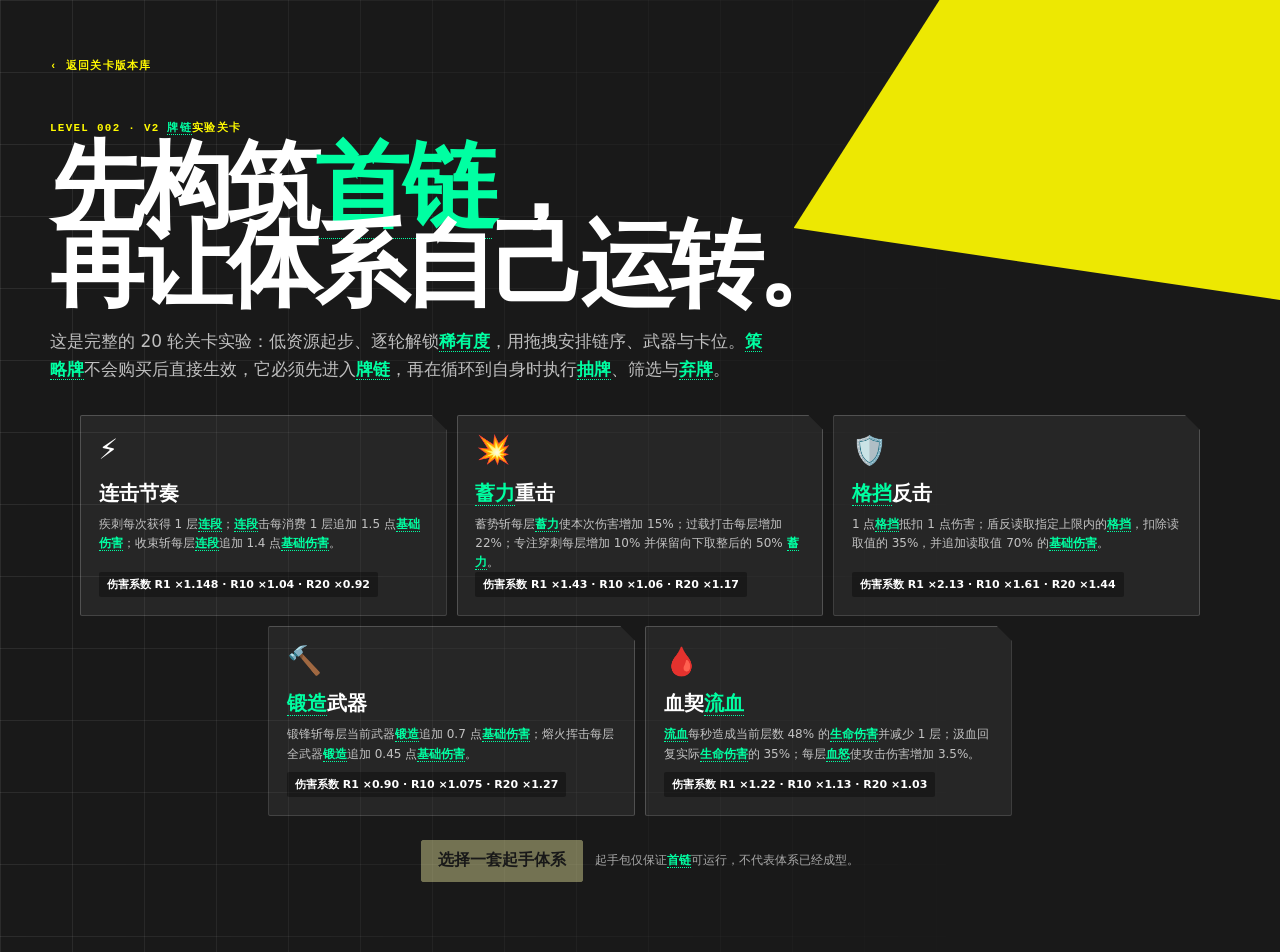
<file: LevelSystem/Level_002/index.html>
<!doctype html>
<html lang="zh-CN" data-ark-theme="endfield" data-ark-depth="complex" data-ef-page="level">
<head>
  <meta charset="utf-8">
  <meta name="viewport" content="width=device-width, initial-scale=1">
  <title>Draw Level 002 · V2 牌链实验关卡</title>
  <style>
    :root {
      color-scheme: light;
      --bg:#eceee9; --paper:#fff; --paper2:#f7f8f4; --ink:#17211d; --muted:#68736e;
      --line:#d4dbd6; --green:#287d65; --green2:#1e6652; --greenSoft:#e5f3ec;
      --red:#bd4850; --redSoft:#fae9eb; --gold:#b77a18; --goldSoft:#fff3d7;
      --blue:#3978a6; --blueSoft:#e9f2f8; --purple:#74559b; --purpleSoft:#f1ebf7;
      --shadow:0 14px 38px rgba(24,42,34,.09);
    }
    *{box-sizing:border-box}
    html,body{margin:0;min-height:100%;font-family:-apple-system,BlinkMacSystemFont,"Segoe UI","Microsoft YaHei",sans-serif;background:var(--bg);color:var(--ink)}
    button{font:inherit} button:focus-visible,[tabindex]:focus-visible{outline:3px solid rgba(40,125,101,.25);outline-offset:2px}
    .screen{display:none;min-height:100vh}.screen.active{display:block}.hidden{display:none!important}
    .topbar{position:sticky;top:0;z-index:40;min-height:58px;display:flex;align-items:center;justify-content:space-between;gap:14px;padding:8px clamp(12px,2vw,24px);border-bottom:1px solid var(--line);background:rgba(255,255,255,.95);backdrop-filter:blur(10px)}
    .brand{display:flex;align-items:baseline;gap:10px;min-width:0}.brand strong{font-size:19px;white-space:nowrap}.brand span{font-size:12px;color:var(--muted);font-weight:800;white-space:nowrap;overflow:hidden;text-overflow:ellipsis}
    .stats{display:flex;align-items:center;justify-content:flex-end;gap:7px;flex-wrap:wrap}.stat{min-height:34px;display:inline-flex;align-items:center;gap:5px;padding:0 10px;border:1px solid var(--line);border-radius:7px;background:#fff;color:var(--muted);font-size:12px;font-weight:850;white-space:nowrap}.stat b{color:var(--ink);font-size:14px}.stat.gold{background:var(--goldSoft);border-color:#e7ca89;color:#815812}.stat.loss{background:var(--redSoft);border-color:#edbdc1;color:#96343b}
    .primary,.secondary,.ghost,.danger{min-height:40px;padding:0 15px;border-radius:7px;border:1px solid transparent;font-weight:900;cursor:pointer;transition:.15s transform,.15s filter}.primary{background:var(--green);border-color:var(--green);color:#fff}.secondary{background:#fff;border-color:#c7d1cb;color:var(--ink)}.ghost{background:transparent;border-color:var(--line);color:var(--muted)}.danger{background:var(--red);border-color:var(--red);color:#fff}.primary:hover,.secondary:hover,.ghost:hover,.danger:hover{transform:translateY(-1px);filter:brightness(.98)}button:disabled{opacity:.42;cursor:not-allowed;transform:none!important}
    .start{min-height:100vh;background:#263b34;color:#fff;position:relative;overflow:hidden}.start:before{content:"";position:absolute;inset:0;background:radial-gradient(circle at 78% 22%,rgba(129,186,159,.28),transparent 32%),linear-gradient(145deg,transparent 50%,rgba(0,0,0,.18));pointer-events:none}.start-inner{position:relative;width:min(1180px,calc(100vw - 32px));margin:auto;padding:54px 0 70px}.backlink{color:#bde8d6;text-decoration:none;font-size:13px;font-weight:900}.kicker{margin:48px 0 12px;font-size:13px;font-weight:900;color:#bde8d6}.start h1{margin:0;max-width:880px;font-size:clamp(44px,8vw,94px);line-height:.96}.lead{max-width:720px;margin:22px 0 30px;color:rgba(255,255,255,.82);font-size:17px;line-height:1.75}.system-grid{display:grid;grid-template-columns:repeat(5,minmax(155px,1fr));gap:10px;margin-top:34px}.system-card{min-height:205px;padding:18px;border:1px solid rgba(255,255,255,.17);border-radius:9px;background:rgba(255,255,255,.07);color:#fff;text-align:left;cursor:pointer}.system-card:hover,.system-card.selected{border-color:#bde8d6;background:rgba(189,232,214,.15)}.system-card.selected{box-shadow:0 0 0 2px #bde8d6 inset}.system-icon{font-size:28px}.system-card h2{margin:13px 0 8px;font-size:20px}.system-card p{margin:0;color:rgba(255,255,255,.72);font-size:12px;line-height:1.6}.curve{display:inline-block;margin-top:15px;padding:5px 8px;border-radius:99px;background:rgba(0,0,0,.16);font-size:11px;font-weight:900}.start-actions{display:flex;align-items:center;gap:12px;margin-top:24px}.start-note{font-size:12px;color:rgba(255,255,255,.62)}
    .shell{width:min(1480px,calc(100vw - 24px));margin:0 auto;padding:18px 0 42px}.phase-head{display:flex;align-items:flex-end;justify-content:space-between;gap:18px;margin-bottom:14px}.phase-head h1{margin:0 0 5px;font-size:clamp(26px,4vw,42px)}.phase-head p{margin:0;color:var(--muted);font-size:13px;line-height:1.6}.phase-actions{display:flex;gap:8px;flex-wrap:wrap;justify-content:flex-end}
    .shop-layout{display:grid;grid-template-columns:minmax(0,1.03fr) minmax(480px,.97fr);gap:14px}.panel{border:1px solid var(--line);border-radius:9px;background:var(--paper);box-shadow:var(--shadow);overflow:hidden}.panel-head{display:flex;align-items:center;justify-content:space-between;gap:12px;padding:13px 15px;border-bottom:1px solid var(--line)}.panel-head h2{margin:0;font-size:17px}.panel-head p{margin:3px 0 0;color:var(--muted);font-size:11px}.odds{display:flex;gap:5px;flex-wrap:wrap;justify-content:flex-end}.odd{padding:4px 6px;border-radius:4px;background:var(--paper2);font-size:10px;font-weight:900}.odd.rare{background:var(--blueSoft);color:var(--blue)}.odd.epic{background:var(--purpleSoft);color:var(--purple)}.odd.legend{background:var(--goldSoft);color:var(--gold)}
    .offers{padding:10px;display:grid;grid-template-columns:repeat(5,minmax(115px,1fr));gap:8px}.offer{min-height:178px;display:flex;flex-direction:column;justify-content:space-between;gap:10px;padding:12px;border:1px solid var(--line);border-radius:8px;background:#fff}.offer.sold{background:#f0f2ee;box-shadow:none}.offer h3{margin:8px 0 5px;font-size:15px;line-height:1.25}.offer p{margin:0;color:var(--muted);font-size:11px;line-height:1.48}.offer .meta{margin-top:7px;font-size:10px;color:var(--green2);font-weight:900}.offer button{width:100%;min-height:32px;padding:0 7px;font-size:11px}.offer-top{display:flex;justify-content:space-between;gap:5px}.rarity,.kind{padding:3px 5px;border-radius:4px;background:#eef1ee;color:var(--muted);font-size:9px;font-weight:900}.rarity.稀有{background:var(--blueSoft);color:var(--blue)}.rarity.史诗{background:var(--purpleSoft);color:var(--purple)}.rarity.传说{background:var(--goldSoft);color:var(--gold)}.price{font-size:11px;font-weight:1000;color:var(--gold)}.shop-section-title{padding:9px 12px 0;color:var(--muted);font-size:11px;font-weight:950}.strategy-offers,.weapon-offers{grid-template-columns:repeat(2,minmax(0,1fr))}.strategy-offers .offer,.weapon-offers .offer{min-height:138px}.economy-strip{display:grid;grid-template-columns:repeat(4,1fr);gap:7px;padding:10px;border-top:1px solid var(--line);background:var(--paper2)}.economy-cell{padding:8px;border-radius:6px;background:#fff;font-size:10px;color:var(--muted);line-height:1.45}.economy-cell b{display:block;color:var(--ink);font-size:13px}
    .builder{min-width:0}.builder-body{padding:10px;background:var(--paper2)}.inventory-block{border:1px solid var(--line);border-radius:8px;background:#fff;margin-bottom:10px;overflow:hidden}.inventory-head{display:flex;align-items:center;justify-content:space-between;padding:9px 11px;border-bottom:1px solid var(--line);font-size:12px;font-weight:900}.inventory-head span{color:var(--muted);font-size:10px}.inventory-list{min-height:70px;max-height:170px;overflow:auto;display:flex;align-content:flex-start;flex-wrap:wrap;gap:6px;padding:8px}.inventory-list.drag-over{background:var(--greenSoft)}.drag-card{width:112px;min-height:62px;padding:7px;border:1px solid var(--line);border-radius:7px;background:#fff;box-shadow:0 4px 12px rgba(24,42,34,.07);cursor:grab;user-select:none}.drag-card:active{cursor:grabbing}.drag-card.strategy{border-color:#a9cbbd;background:#eef8f3}.drag-card h4{margin:0 0 4px;font-size:11px;white-space:nowrap;overflow:hidden;text-overflow:ellipsis}.drag-card p{margin:0;color:var(--muted);font-size:9px;line-height:1.35}.drag-card .tiny{margin-top:4px;color:var(--green2);font-weight:900;font-size:8px}.weapon-chip{width:140px;min-height:54px;padding:7px;border:1px solid #e1c684;border-radius:7px;background:#fff8e7;cursor:grab;user-select:none}.weapon-chip h4{margin:0 0 4px;font-size:11px}.weapon-chip p{margin:0;color:#80611f;font-size:9px;line-height:1.35}
    .chains-head{display:flex;align-items:center;justify-content:space-between;margin:12px 1px 7px}.chains-head h3{margin:0;font-size:13px}.chains-head span{font-size:10px;color:var(--muted)}.chain-plans{display:grid;gap:8px}.chain-plan{border:1px solid var(--line);border-radius:8px;background:#fff;overflow:hidden}.chain-plan.drag-over{box-shadow:0 0 0 3px rgba(40,125,101,.18);border-color:var(--green)}.chain-plan-head{display:grid;grid-template-columns:31px minmax(0,1fr);gap:7px;align-items:center;padding:7px;border-bottom:1px solid var(--line);background:#fafbf8}.chain-handle{height:31px;border:1px dashed #aeb8b2;border-radius:5px;background:#fff;color:var(--muted);cursor:grab;font-weight:1000}.weapon-socket{min-height:38px;display:flex;align-items:center;justify-content:space-between;gap:8px;padding:5px 8px;border:1px dashed #d1ba78;border-radius:6px;background:#fffaf0;color:#795e25;font-size:10px}.weapon-socket.empty{color:#9b8a62}.weapon-socket.drag-over,.card-slot.drag-over{border-color:var(--green);background:var(--greenSoft)}.plan-label{font-weight:1000}.chain-slots{display:flex;gap:6px;overflow-x:auto;padding:8px}.card-slot{flex:0 0 112px;min-height:72px;display:grid;place-items:center;border:1px dashed #b8c2bc;border-radius:7px;background:#f8f9f6;color:#98a19c;font-size:9px;text-align:center;padding:4px}.card-slot .drag-card{width:100%;min-height:62px}.future-note{padding:0 9px 8px;color:var(--muted);font-size:9px}.builder-footer{display:flex;align-items:center;justify-content:space-between;gap:10px;padding:10px;border-top:1px solid var(--line);background:#fff}.build-status{font-size:10px;color:var(--muted);line-height:1.45}.build-status b.ok{color:var(--green2)}.build-status b.bad{color:var(--red)}
    .data-lab{margin-top:14px}.data-summary{display:grid;grid-template-columns:repeat(5,1fr);gap:7px;padding:10px}.data-chip{padding:9px;border-radius:7px;background:var(--paper2);font-size:10px;color:var(--muted)}.data-chip b{display:block;color:var(--ink);font-size:14px}.data-table-wrap{overflow:auto;max-height:260px;border-top:1px solid var(--line)}table{width:100%;border-collapse:collapse;font-size:10px}th,td{padding:7px 9px;border-bottom:1px solid #e6eae7;text-align:left;white-space:nowrap}th{position:sticky;top:0;background:#f7f8f5;color:var(--muted)}.legal{color:var(--green2);font-weight:900}
    .battle{min-height:100vh}.battle-shell{width:min(1500px,calc(100vw - 20px));margin:auto;padding:12px 0 30px}.battle-grid{display:grid;grid-template-columns:220px minmax(520px,1fr) 220px;gap:10px}.combatant{border:1px solid var(--line);border-radius:9px;background:#fff;box-shadow:var(--shadow);overflow:hidden}.combatant-head{padding:14px;border-bottom:1px solid var(--line)}.combatant-head h2{margin:0 0 5px;font-size:16px}.combatant-head p{margin:0;color:var(--muted);font-size:10px}.hpbar{height:12px;margin:10px 0 5px;border-radius:99px;background:#eadfe0;overflow:hidden}.hpbar>div{height:100%;background:var(--red);transition:width .15s}.resource-grid{display:grid;grid-template-columns:1fr 1fr;gap:5px;padding:10px}.resource{padding:7px;border-radius:5px;background:var(--paper2);font-size:9px;color:var(--muted)}.resource b{display:block;color:var(--ink);font-size:12px}.battle-center{border:1px solid var(--line);border-radius:9px;background:#fff;box-shadow:var(--shadow);overflow:hidden}.battle-center-head{display:flex;align-items:center;justify-content:space-between;gap:10px;padding:11px 13px;border-bottom:1px solid var(--line)}.battle-center-head h2{margin:0;font-size:16px}.speed-row{display:flex;gap:4px}.speed-row button{min-height:28px;padding:0 8px;border:1px solid var(--line);border-radius:5px;background:#fff;font-size:10px;font-weight:900;cursor:pointer}.speed-row button.active{background:var(--green);color:#fff;border-color:var(--green)}.battle-chain-wrap{display:grid;grid-template-columns:1fr 1fr;gap:8px;padding:10px;background:var(--paper2);min-height:360px}.battle-side{min-width:0}.battle-side h3{margin:0 0 7px;font-size:11px}.live-chain{padding:7px;border:1px solid var(--line);border-radius:7px;background:#fff;margin-bottom:6px}.live-chain.new{border-color:var(--green)}.live-chain-head{display:flex;justify-content:space-between;gap:8px;margin-bottom:6px;font-size:9px;font-weight:900}.live-slots{display:flex;gap:4px;overflow:auto}.live-card{flex:0 0 77px;min-height:50px;padding:5px;border:1px solid var(--line);border-radius:5px;background:#f8f9f6;font-size:8px}.live-card.strategy{background:#edf7f2;border-color:#afd0c2}.live-card.active{border:2px solid var(--gold);box-shadow:0 0 0 3px rgba(183,122,24,.13)}.live-card b{display:block;margin-bottom:3px;font-size:9px}.pending-line{padding:7px;border-radius:6px;background:#fff;font-size:9px;color:var(--muted)}.battle-log{height:230px;overflow:auto;padding:10px 13px;border-top:1px solid var(--line);background:#fafbf9;font-size:10px;line-height:1.55}.battle-log p{margin:0 0 4px}.time{display:inline-block;width:48px;color:var(--muted);font-variant-numeric:tabular-nums}.battle-overlay{position:fixed;inset:0;z-index:80;display:none;place-items:center;padding:18px;background:rgba(18,27,23,.67)}.battle-overlay.open{display:grid}.result-card{width:min(620px,100%);padding:24px;border-radius:10px;background:#fff;box-shadow:0 28px 80px rgba(0,0,0,.25)}.result-card h2{margin:0 0 9px;font-size:30px}.result-card p{color:var(--muted);line-height:1.65}.result-stats{display:grid;grid-template-columns:repeat(4,1fr);gap:7px;margin:18px 0}.result-stat{padding:10px;border-radius:7px;background:var(--paper2);font-size:10px;color:var(--muted)}.result-stat b{display:block;color:var(--ink);font-size:17px}.result-actions{display:flex;justify-content:flex-end;gap:8px}
    .toast{position:fixed;left:50%;bottom:22px;z-index:120;transform:translate(-50%,18px);padding:10px 14px;border-radius:7px;background:#1e2d27;color:#fff;font-size:12px;font-weight:850;opacity:0;pointer-events:none;transition:.18s}.toast.show{opacity:1;transform:translate(-50%,0)}.drag-ghost{position:fixed;z-index:200;pointer-events:none;width:120px;opacity:.88;transform:rotate(2deg);box-shadow:0 16px 35px rgba(0,0,0,.2)}
    .keyword-term{color:#176b55;border-bottom:1px dotted currentColor;cursor:help;font-weight:850}.keyword-term:focus{outline:2px solid rgba(40,125,101,.3);outline-offset:2px;border-radius:2px}.keyword-tooltip{position:fixed;z-index:260;display:none;width:min(330px,calc(100vw - 24px));padding:11px 12px;border:1px solid #a9c8bb;border-radius:8px;background:#f8fffb;color:var(--ink);box-shadow:0 16px 42px rgba(17,45,35,.2);pointer-events:none}.keyword-tooltip.open{display:block}.keyword-tooltip b{display:block;margin-bottom:5px;color:var(--green2);font-size:12px}.keyword-tooltip p{margin:0;font-size:11px;line-height:1.6;color:#45534d}
    @media(max-width:1180px){.shop-layout{grid-template-columns:1fr}.system-grid{grid-template-columns:repeat(3,1fr)}.battle-grid{grid-template-columns:170px minmax(460px,1fr) 170px}}
    @media(max-width:760px){.topbar{align-items:flex-start}.brand span{display:none}.stats{gap:4px}.stat{padding:0 7px}.system-grid{grid-template-columns:1fr}.system-card{min-height:0}.offers{grid-template-columns:repeat(2,minmax(0,1fr))}.strategy-offers,.weapon-offers{grid-template-columns:1fr}.shop-layout{display:block}.builder{margin-top:12px}.battle-grid{display:flex;flex-direction:column}.battle-center{order:1}.combatant{order:2}.battle-chain-wrap{grid-template-columns:1fr}.result-stats,.data-summary,.economy-strip{grid-template-columns:repeat(2,1fr)}.phase-head{display:block}.phase-actions{margin-top:10px;justify-content:flex-start}}
  </style>
  <link rel="stylesheet" href="../../endfield-ui.css">
</head>
<body>
  <section id="startScreen" class="screen start active">
    <div class="start-inner">
      <a class="backlink" href="../index.html">‹ 返回关卡版本库</a>
      <p class="kicker">LEVEL 002 · V2 牌链实验关卡</p>
      <h1>先构筑首链，<br>再让体系自己运转。</h1>
      <p class="lead">这是完整的 20 轮关卡实验：低资源起步、逐轮解锁稀有度，用拖拽安排链序、武器与卡位。策略牌不会购买后直接生效，它必须先进入牌链，再在循环到自身时执行抽牌、筛选与弃牌。</p>
      <div id="systemGrid" class="system-grid"></div>
      <div class="start-actions">
        <button id="startBtn" class="primary" disabled>选择一套起手体系</button>
        <span class="start-note">起手包仅保证首链可运行，不代表体系已经成型。</span>
      </div>
    </div>
  </section>

  <section id="shopScreen" class="screen">
    <header class="topbar">
      <div class="brand"><strong>Level 002</strong><span id="shopPhase">第 1 轮 · 补给与编排</span></div>
      <div class="stats">
        <span class="stat gold">金币 <b id="goldText">0c</b></span>
        <span class="stat">胜场 <b id="winsText">0</b></span>
        <span class="stat loss">失败 <b id="lossesText">0/3</b></span>
        <span class="stat">轮次 <b id="roundText">1/20</b></span>
      </div>
    </header>
    <div class="shell">
      <div class="phase-head">
        <div><h1 id="shopTitle">第 1 轮补给</h1><p id="shopSubtitle">普通 82% · 稀有 18% · 史诗 0% · 传说 0%。</p></div>
        <div class="phase-actions">
          <button id="refreshBtn" class="secondary">刷新商店 · 2c</button>
          <button id="dataToggleBtn" class="ghost">查看本轮 10 组数据</button>
          <button id="battleBtn" class="primary" disabled>首链未完成</button>
        </div>
      </div>
      <div class="shop-layout">
        <div class="panel">
          <div class="panel-head"><div><h2>商店</h2><p>商品售出后本轮不会补位；刷新会重新生成全部栏位。</p></div><div id="rarityOdds" class="odds"></div></div>
          <div class="shop-section-title">普通行动牌 · 5 个栏位</div><div id="actionOffers" class="offers"></div>
          <div class="shop-section-title">策略牌 · 必须封装进链才会执行</div><div id="strategyOffers" class="offers strategy-offers"></div>
          <div class="shop-section-title">武器 · 决定链容量与循环末尾效果</div><div id="weaponOffers" class="offers weapon-offers"></div>
          <div id="economyStrip" class="economy-strip"></div>
        </div>
        <div class="panel builder">
          <div class="panel-head"><div><h2>战前拖拽编排台</h2><p>首链可放全部卡；后续链战前只能预放策略牌。拖动「≡」可调整整条链顺序。</p></div></div>
          <div class="builder-body">
            <div class="inventory-block"><div class="inventory-head">未放置卡牌 <span>拖到卡槽；拖回这里即可移出</span></div><div id="cardInventory" class="inventory-list" data-drop-zone="card-inventory"></div></div>
            <div class="inventory-block"><div class="inventory-head">未放置武器 <span>拖到链头；武器容量决定卡槽数量</span></div><div id="weaponInventory" class="inventory-list" data-drop-zone="weapon-inventory"></div></div>
            <div class="chains-head"><h3>牌链蓝图</h3><span>最多预设 5 条链</span></div>
            <div id="chainPlans" class="chain-plans"></div>
          </div>
          <div class="builder-footer"><div id="buildStatus" class="build-status"></div><button id="autoArrangeBtn" class="ghost">自动整理起手包</button></div>
        </div>
      </div>
      <div id="dataLab" class="panel data-lab hidden">
        <div class="panel-head"><div><h2>本轮对战数据实验室</h2><p>每轮固定 10 组、五体系各两组；所有购买均来自对应轮次真实商店生成与可用金币。</p></div></div>
        <div id="dataSummary" class="data-summary"></div><div class="data-table-wrap"><table><thead><tr><th>编号</th><th>体系</th><th>DPS</th><th>总收入</th><th>已消费</th><th>购买数</th><th>链数</th><th>合法性</th></tr></thead><tbody id="dataRows"></tbody></table></div>
      </div>
    </div>
  </section>

  <section id="battleScreen" class="screen battle">
    <header class="topbar">
      <div class="brand"><strong id="battleTitle">第 1 轮战斗</strong><span id="matchText">同轮 DPS 邻近匹配</span></div>
      <div class="stats"><span class="stat">时间 <b id="battleTime">0.0s</b></span><span class="stat">玩家 DPS <b id="playerDps">0</b></span><span class="stat">对手 DPS <b id="enemyDps">0</b></span></div>
    </header>
    <div class="battle-shell"><div class="battle-grid">
      <aside id="playerPanel" class="combatant"></aside>
      <main class="battle-center">
        <div class="battle-center-head"><h2 id="battleState">牌链正在循环</h2><div class="speed-row"><button data-speed=".5" aria-pressed="false">0.5x</button><button class="active" data-speed="1" aria-pressed="true">1x</button><button data-speed="2" aria-pressed="false">2x</button><button data-speed="4" aria-pressed="false">4x</button></div></div>
        <div class="battle-chain-wrap"><div class="battle-side"><h3>玩家牌链</h3><div id="playerChains"></div></div><div class="battle-side"><h3>对手牌链</h3><div id="enemyChains"></div></div></div>
        <div id="battleLog" class="battle-log"></div>
      </main>
      <aside id="enemyPanel" class="combatant"></aside>
    </div></div>
  </section>

  <div id="resultOverlay" class="battle-overlay"><div class="result-card"><h2 id="resultTitle">战斗胜利</h2><p id="resultText"></p><div id="resultStats" class="result-stats"></div><div class="result-actions"><button id="replayBtn" class="secondary">同种子回放</button><button id="continueBtn" class="primary">进入下一轮</button></div></div></div>
  <div id="toast" class="toast"></div>
  <div id="keywordTooltip" class="keyword-tooltip" role="tooltip" aria-live="polite"><b id="keywordTooltipTitle"></b><p id="keywordTooltipText"></p></div>
  <script>
  "use strict";
  const ARCHETYPES = [
    {id:"combo",name:"连击节奏",icon:"⚡",curve:"伤害系数 R1 ×1.148 · R10 ×1.04 · R20 ×0.92",description:"疾刺每次获得 1 层连段；连段击每消费 1 层追加 1.5 点基础伤害；收束斩每层连段追加 1.4 点基础伤害。"},
    {id:"charge",name:"蓄力重击",icon:"💥",curve:"伤害系数 R1 ×1.43 · R10 ×1.06 · R20 ×1.17",description:"蓄势斩每层蓄力使本次伤害增加 15%；过载打击每层增加 22%；专注穿刺每层增加 10% 并保留向下取整后的 50% 蓄力。"},
    {id:"guard",name:"格挡反击",icon:"🛡️",curve:"伤害系数 R1 ×2.13 · R10 ×1.61 · R20 ×1.44",description:"1 点格挡抵扣 1 点伤害；盾反读取指定上限内的格挡，扣除读取值的 35%，并追加读取值 70% 的基础伤害。"},
    {id:"forge",name:"锻造武器",icon:"🔨",curve:"伤害系数 R1 ×0.90 · R10 ×1.075 · R20 ×1.27",description:"锻锋斩每层当前武器锻造追加 0.7 点基础伤害；熔火挥击每层全武器锻造追加 0.45 点基础伤害。"},
    {id:"bleed",name:"血契流血",icon:"🩸",curve:"伤害系数 R1 ×1.22 · R10 ×1.13 · R20 ×1.03",description:"流血每秒造成当前层数 48% 的生命伤害并减少 1 层；汲血回复实际生命伤害的 35%；每层血怒使攻击伤害增加 3.5%。"}
  ];
  const ARCH = Object.fromEntries(ARCHETYPES.map(item=>[item.id,item]));
  const RARITY_TIER = ["普通","普通","稀有","史诗","传说"];
  const RARITY_ORDER = {"普通":0,"稀有":1,"史诗":2,"传说":3};
  const PRICE = {
    action:{"普通":3,"稀有":5,"史诗":8,"传说":12},
    strategy:{"普通":5,"稀有":7,"史诗":10,"传说":14},
    weapon:{"普通":6,"稀有":9,"史诗":13,"传说":17}
  };
  const TIER_PREFIX = ["初式","熟练","精研","宗师","神话"];
  const ACTION_BLUEPRINTS = {
    combo:[
      ["疾刺","quick",.55,["attack","fast"],2.5],["踏拍","combo_gain",.8,["setup","combo"],1],
      ["连段击","combo_spend",1.1,["attack","combo"],4],["骤雨","multihit",1.25,["attack","fast"],1.5],
      ["破绽标记","expose",.9,["setup","mark"],1],["收束斩","combo_finisher",1.65,["attack","finisher"],7],
      ["攻守节拍","tempo",1,["attack","defense"],3],["残响","echo",1.25,["attack","utility"],2]
    ],
    charge:[
      ["凝神","charge_gain",.9,["setup","charge"],1],["蓄势斩","charge_hit",1.6,["attack","charge"],7],
      ["余势","charge_keep",1,["setup","charge"],1],["聚能","charge_double",1.35,["setup","charge"],1],
      ["过载打击","overcharge",2,["attack","finisher"],11],["蓄能护体","charge_block",1.1,["defense","charge"],4],
      ["力能转化","charge_convert",1.2,["setup","utility"],1],["专注穿刺","focus_hit",1.25,["attack","charge"],6]
    ],
    guard:[
      ["架盾","block",.9,["defense","block"],5],["盾反","counter",1.3,["attack","defense","counter"],4],
      ["荆棘姿态","thorns",1.1,["defense","setup"],1],["守中带攻","block_hit",1.2,["attack","defense"],3],
      ["固守","fortify",1.4,["defense","block"],7],["结阵","brace",1.2,["defense","setup"],1],
      ["盾牌猛击","shield_bash",1.55,["attack","finisher","block"],5],["精准招架","parry",.8,["defense","fast"],1]
    ],
    forge:[
      ["打磨","forge",.75,["setup","forge"],1],["锻锋斩","forge_hit",1.35,["attack","forge"],5],
      ["强化机括","weapon_power",1.1,["setup","forge"],1],["淬火","temper",1.25,["setup","forge"],1],
      ["修补护甲","repair",1.1,["defense","forge"],4],["熔火挥击","molten",1.7,["attack","finisher","forge"],8],
      ["开刃","sharpen",.9,["setup","forge"],1],["大师工艺","masterwork",1.8,["attack","forge"],6]
    ],
    bleed:[
      ["割裂","bleed",.85,["attack","bleed"],2],["血爆","rupture",1.4,["attack","finisher","bleed"],5],
      ["献血","sacrifice",.8,["setup","blood"],2],["汲血","lifesteal",1.25,["attack","sustain"],4],
      ["狂热","frenzy",1,["setup","blood"],1],["血盾","blood_block",1.1,["defense","blood"],5],
      ["处刑","execute",1.75,["attack","finisher"],8],["输血转化","transfusion",1.3,["sustain","utility"],1]
    ]
  };

  function actionEffect(op,value,tier){
    const v = round1(value + tier * Math.max(.5,value*.22));
    const n = tier + 1;
    return ({
      quick:`造成 ${v} 点基础伤害，连段 +1。`,combo_gain:`获得 ${n} 层连段。`,combo_spend:`造成 ${v} 点基础伤害；读取并扣除至多 ${n+1} 层连段，每层追加 1.5 点基础伤害。`,
      multihit:`连续攻击 ${2+Math.floor(tier/2)} 次，每次造成 ${v} 点基础伤害。`,expose:`施加 ${n} 层破绽；每层使伤害增加 3.5%，每次受击后减少 0.15 层。`,combo_finisher:`造成 ${v} 点基础伤害；扣除全部连段，每层追加 1.4 点基础伤害。`,
      tempo:`造成 ${v} 点基础伤害并获得 ${v} 点格挡。`,echo:`造成 ${v} 点基础伤害；若上一张牌具有“攻击牌”标签，再造成 ${round1(v*.7)} 点基础伤害。`,
      charge_gain:`获得 ${n} 层蓄力。`,charge_hit:`造成 ${v} 点基础伤害；每层蓄力使本次伤害增加 15%，随后清空蓄力。`,charge_keep:`获得 ${n} 层蓄力；下一次会清空蓄力的攻击改为保留向下取整后的 50%。`,
      charge_double:`获得 ${n} + 向下取整（当前蓄力 ×25%）层蓄力。`,overcharge:`造成 ${v} 点基础伤害；每层蓄力使本次伤害增加 22%，随后清空蓄力。`,charge_block:`获得 ${v} 点格挡与 ${n} 层蓄力。`,
      charge_convert:`扣除至多 ${n+1} 点格挡；每扣除 1 点格挡获得 2 层蓄力。`,focus_hit:`造成 ${v} 点基础伤害；每层蓄力使本次伤害增加 10%，随后保留向下取整后的 50% 蓄力。`,
      block:`获得 ${v} 点格挡。`,counter:`造成 ${v} 点基础伤害；读取至多 ${v+n} 点格挡，扣除读取值的 35%，并追加读取值 70% 的基础伤害。`,thorns:`获得 ${n} 层荆棘。`,
      block_hit:`造成 ${v} 点基础伤害并获得 ${v} 点格挡。`,fortify:`获得 ${v} 点格挡；后续受到的伤害降低 ${Math.round((.12+n*.02)*100)}%，同类效果取最高值。`,brace:`获得 min（当前格挡，${v+n}）点格挡。`,
      shield_bash:`造成 ${v} + 当前格挡 ×22% 点基础伤害。`,parry:`获得 ${v} 点格挡与 ${round1(v*.65)} 点招架值；招架值按 1:1 抵扣后续伤害直至耗尽。`,
      forge:`当前武器获得 ${n} 层锻造。`,forge_hit:`造成 ${v} + 当前武器锻造 ×0.7 点基础伤害。`,weapon_power:`当前武器威力 +${n}；每点威力使该武器效果的伤害增加 8%。`,
      temper:`所有已封装武器获得 ${Math.max(1,Math.ceil(n/2))} 层锻造。`,repair:`获得 ${v} + 向下取整（全武器锻造总层数 ÷3）点格挡。`,molten:`造成 ${v} + 全武器锻造总层数 ×0.45 点基础伤害。`,
      sharpen:`下一次当前武器效果的伤害增加 ${10+n*5}%。`,masterwork:`造成 ${v} + 全武器锻造总层数 ×0.25 点基础伤害，并立即触发锻造层数最高的武器效果 1 次。`,
      bleed:`施加 ${v} 层流血。`,rupture:`扣除目标当前流血的 32%，造成 ${v} + 被扣除流血层数点基础伤害。`,sacrifice:`自身失去 ${n+1} 点生命，获得 ${n+1} 层血怒。`,
      lifesteal:`造成 ${v} 点基础伤害，回复实际生命伤害的 35%。`,frenzy:`获得 ${n} 层血怒；每层使攻击伤害增加 3.5%，每次攻击后减少 0.2 层。`,blood_block:`获得 ${v} 点格挡；若当前生命低于生命上限，再获得 ${round1(v*.5)} 点格挡。`,
      execute:`造成 ${v} 点基础伤害；目标生命低于 40% 时，本次伤害乘 1.65。`,transfusion:`扣除至多 ${n+1} 层目标流血；每扣除 1 层回复 1.5 点生命并获得 0.5 层血怒。`
    })[op];
  }

  const ACTIONS = [];
  ARCHETYPES.forEach(arch=>{
    for(let tier=0;tier<5;tier++) ACTION_BLUEPRINTS[arch.id].forEach((bp,index)=>{
      const [baseName,op,baseTime,tags,value] = bp;
      const rarity = RARITY_TIER[tier];
      ACTIONS.push({id:`a_${arch.id}_${tier}_${index}`,kind:"action",arch:arch.id,name:`${TIER_PREFIX[tier]}·${baseName}`,op,tier,rarity,price:PRICE.action[rarity],time:round1(Math.max(.45,baseTime-tier*.04)),value,tags:[arch.id,...tags],effect:actionEffect(op,value,tier)});
    });
  });

  const STRATEGY_NAMES = ["寻迹","择锋","预判","连携","弃旧","应变","急取","沉思","递归","双路"];
  const STRATEGY_CONFIGS = [
    {draw:3,keep:1,selector:"arch"},{draw:4,keep:1,selector:"attack"},{draw:3,keep:1,selector:"conditional"},{draw:5,keep:2,selector:"arch"},{draw:4,keep:1,selector:"setup"},
    {draw:4,keep:1,selector:"defense"},{draw:3,keep:1,selector:"fastest"},{draw:4,keep:1,selector:"slowest"},{draw:5,keep:1,selector:"strategy"},{draw:5,keep:2,selector:"adaptive"}
  ];
  const STRATEGIES = [];
  ARCHETYPES.forEach(arch=>STRATEGY_CONFIGS.forEach((config,index)=>{
    const tier = Math.floor(index/2), rarity=RARITY_TIER[tier];
    const selectorText = {arch:`第一张带有「${arch.name}」标签的牌`,attack:"第一张攻击牌",conditional:"生命低于 55% 时的第一张防御牌，否则为第一张攻击牌",setup:"第一张准备牌",defense:"第一张防御牌",fastest:"耗时最短的牌",slowest:"耗时最长的牌",strategy:"第一张策略牌",adaptive:`生命低于 50% 时至多两张防御牌或续航牌，否则至多两张带有「${arch.name}」标签的牌`}[config.selector];
    STRATEGIES.push({id:`s_${arch.id}_${index}`,kind:"strategy",arch:arch.id,name:`${arch.name}·${STRATEGY_NAMES[index]}`,tier,rarity,price:PRICE.strategy[rarity],time:round1(1.15+tier*.12),tags:[arch.id,"strategy"],...config,effect:`执行时抽 ${config.draw} 张，保留${selectorText}${config.keep>1?`（最多 ${config.keep} 张）`:""}进入待封装区，弃置其余牌。`});
  }));

  const WEAPON_NAMES = {
    combo:["双生短刃","节拍匕首","回旋刃","百裂环","疾风轮","无限刃舞"],
    charge:["蓄能锤","聚力大剑","磁暴枪","破城槌","天穹巨刃","坍缩核心"],
    guard:["圆盾","反击钩剑","荆棘塔盾","壁垒长枪","不动要塞","永恒城墙"],
    forge:["学徒铁锤","淬火剑","齿轮斧","熔炉炮","大师砧","活体兵工厂"],
    bleed:["放血匕首","血槽弯刀","赤红锯刃","祭仪长镰","渴血魔刃","猩红契约"]
  };
  const WEAPON_OPS = {
    combo:["combo_hit","combo_gain","combo_multi","combo_hit","combo_multi","combo_storm"],
    charge:["charge_gain","charge_hit","charge_gain","charge_hit","charge_burst","charge_burst"],
    guard:["guard_block","guard_counter","guard_thorns","guard_block","guard_bash","guard_bash"],
    forge:["forge_gain","forge_hit","forge_gain","forge_hit","forge_all","forge_all"],
    bleed:["bleed_apply","bleed_hit","bleed_apply","bleed_drain","bleed_burst","bleed_burst"]
  };
  const WEAPON_RARITIES=["普通","普通","稀有","稀有","史诗","传说"];
  const WEAPONS=[];
  ARCHETYPES.forEach(arch=>WEAPON_NAMES[arch.id].forEach((name,index)=>{
    const rarity=WEAPON_RARITIES[index], op=WEAPON_OPS[arch.id][index], amount=round1(3+index*2.1);
    const hits=2+Math.floor(index/2),forgeGain=1+Math.floor(index/3);
    const effect={combo_hit:`造成 ${amount} + 当前连段 ×0.35 点基础伤害，并获得 1 层连段。`,combo_gain:`获得 ${2+index} 层连段。`,combo_multi:`攻击 ${hits} 次，每次造成 ${round1(amount*.55)} 点基础伤害。`,combo_storm:`攻击 min（7，2 + 向下取整（当前连段 ÷2））次，每次造成 ${round1(amount*.5)} 点基础伤害，随后保留向下取整后的 50% 连段。`,charge_gain:`获得 ${2+index} 层蓄力。`,charge_hit:`造成 ${amount} 点基础伤害；每层蓄力使伤害增加 13%，随后清空蓄力。`,charge_burst:`造成 ${amount} 点基础伤害；每层蓄力使伤害增加 18%，随后保留向下取整后的 20% 蓄力。`,guard_block:`获得 ${Math.round(amount*2)} 点格挡。`,guard_counter:`读取 min（当前格挡，${round1(amount*2)}）点格挡，扣除读取值的 25%，造成 ${amount} + 读取值 ×0.6 点基础伤害。`,guard_thorns:`获得 ${2+index} 层荆棘。`,guard_bash:`造成 ${amount} + 当前格挡 ×0.18 点基础伤害。`,forge_gain:`自身获得 ${2+Math.floor(index/2)} 层锻造。`,forge_hit:`造成 ${amount} + 自身锻造 ×1.05 点基础伤害。`,forge_all:`全部已封装武器各获得 ${forgeGain} 层锻造，造成 ${amount} + 全武器锻造总层数 ×0.4 点基础伤害。`,bleed_apply:`施加 ${Math.round(amount)} 层流血。`,bleed_hit:`造成 ${amount} 点基础伤害，回复实际生命伤害的 25%。`,bleed_drain:`扣除 min（目标流血，${amount}）层流血，造成 ${amount} + 被扣除流血层数点基础伤害，回复实际生命伤害的 20%。`,bleed_burst:`造成 ${amount} + 目标流血 ×0.32 点基础伤害，随后保留目标流血的 82%。`}[op];
    WEAPONS.push({id:`w_${arch.id}_${index}`,kind:"weapon",arch:arch.id,name,op,index,rarity,price:PRICE.weapon[rarity],slots:[3,3,4,4,5,6][index],time:round1(1.1+index*.18),amount,effect});
  }));

  const CARD_DEFS=[...ACTIONS,...STRATEGIES];
  const CARD_MAP=Object.fromEntries(CARD_DEFS.map(item=>[item.id,item]));
  const WEAPON_MAP=Object.fromEntries(WEAPONS.map(item=>[item.id,item]));
  const ECONOMY={startGold:4,refreshCost:2,maxInterest:3};
  const KEYWORD_DEFS={
    "基础伤害":"牌面公式计算出的伤害。结算顺序为：体系伤害系数 → 血怒系数（1 + 血怒层数 ×3.5%）→ 破绽系数（1 + 破绽层数 ×3.5%）→ 固守减伤 → 招架 → 格挡。",
    "生命伤害":"固守、招架和格挡结算后，最终从生命值中扣除的数值。",
    "牌链":"由 1 把武器和等同于该武器卡槽数的卡牌组成。卡牌按槽位顺序执行，最后触发 1 次武器效果，然后从第 1 个槽位重新循环。",
    "首链":"第 1 条牌链。开战前必须填满全部卡槽且至少包含 1 张策略牌；开战时立即封装。",
    "后续链":"第 2–5 条牌链。战前只能预放策略牌；空卡槽由待封装区按 FIFO 顺序填充，填满后封装。",
    "封装":"当武器对应的全部卡槽填满时，将该蓝图锁定为循环牌链。每新增 1 条牌链，所有旧牌链的卡牌耗时与武器耗时都乘 2。",
    "待封装区":"策略牌保留的卡牌先进入此队列。系统按 FIFO 顺序把队首卡牌填入最前一条未封装蓝图的第 1 个空卡槽。",
    "FIFO":"先进先出：最早进入待封装区的卡牌最先填入空卡槽。",
    "抽牌堆":"未被预放进蓝图或封装进牌链的已拥有卡牌。策略牌从堆顶抽牌；抽牌堆为空时，将弃牌堆洗牌后作为新抽牌堆。",
    "弃牌堆":"策略牌抽出但未保留的卡牌进入此处。抽牌堆为空时，弃牌堆会被洗牌并重建抽牌堆。",
    "抽牌":"从抽牌堆顶依次取出指定数量的卡牌。抽牌堆与弃牌堆都为空时，本次抽牌数量可以小于牌面值。",
    "弃牌":"把策略牌抽出但未保留的卡牌移入弃牌堆。",
    "策略牌":"必须进入牌链并轮到自身时才执行。执行内容只负责抽牌、筛选、保留和弃牌；被保留的卡牌进入待封装区。",
    "行动牌":"进入牌链后按卡槽顺序循环执行的效果牌；战前仅首链允许预放行动牌。",
    "攻击牌":"带有 attack 标签的卡牌，可被指定攻击牌的策略筛选。",
    "防御牌":"带有 defense 标签的卡牌，可被指定防御牌的策略筛选。",
    "准备牌":"带有 setup 标签的卡牌，可被指定准备牌的策略筛选。",
    "续航牌":"带有 sustain 标签的卡牌，可被低生命条件策略筛选。",
    "武器效果":"一条牌链的全部卡牌执行完后触发 1 次，随后该牌链返回第 1 个卡槽。",
    "卡槽":"武器规定的牌链容量。3 格武器必须填入 3 张卡牌后才能封装。",
    "连段":"连击体系资源。不会自动衰减；具体消费层数与每层追加伤害由卡牌或武器描述明确给出。",
    "蓄力":"重击体系资源。不同效果每层提供 10%、13%、15%、18% 或 22% 的伤害增幅，具体比例以牌面为准。",
    "格挡":"受到伤害时在生命之前结算，1 点格挡抵扣 1 点伤害，抵扣后扣除等量格挡。",
    "破绽":"每层使受到的伤害增加 3.5%；每次受到攻击后减少 0.15 层。",
    "荆棘":"受到生命伤害时反射 min（当前荆棘，max（1，本次生命伤害 ×12%））点伤害，随后减少 0.5 层荆棘。",
    "固守":"在招架与格挡之前按百分比降低受到的伤害；同类效果取最高值，程序上限为 35%。",
    "招架":"在格挡之前按 1 点招架抵扣 1 点伤害，抵扣后扣除等量招架值。",
    "锻造":"记录在单把已封装武器上的永久战斗资源；不会自动衰减，具体每层加成由卡牌或武器描述明确给出。",
    "武器威力":"每 1 点使当前武器效果造成的伤害增加 8%；只影响持有该数值的武器。",
    "流血":"每秒造成 max（1，当前流血层数 ×48%）点伤害，随后减少 1 层。",
    "血怒":"每层使攻击伤害增加 3.5%；每次攻击后减少 0.2 层。",
    "吸血":"按本次实际生命伤害的牌面百分比回复生命；格挡吸收的伤害不计入回复基数。",
    "DPS":"累计造成的生命伤害 ÷ 经过秒数。数据池 DPS 使用 42 秒无限血木人模拟；战斗界面使用本场已经过时间实时计算。",
    "邻近匹配":"将玩家 42 秒模拟 DPS 与本轮 10 条数据比较，从差值最小的 3 条中随机选择 1 条。",
    "利息":"开战时锁定：每保留 10c 获得 1c，向下取整，单轮最多 3c。",
    "稀有度":"每个商店栏位独立按本轮概率抽取普通、稀有、史诗或传说，再从该稀有度的对应商品池抽取 1 件。",
    "普通":"价格：行动牌 3c、策略牌 5c、武器 6c。",
    "稀有":"价格：行动牌 5c、策略牌 7c、武器 9c。",
    "史诗":"价格：行动牌 8c、策略牌 10c、武器 13c。",
    "传说":"价格：行动牌 12c、策略牌 14c、武器 17c。"
  };
  const KEYWORD_KEYS=Object.keys(KEYWORD_DEFS).sort((a,b)=>b.length-a.length);
  const KEYWORD_SOURCE=KEYWORD_KEYS.map(term=>term.replace(/[.*+?^${}()|[\]\\]/g,"\\$&")).join("|");
  const KEYWORD_TEST=new RegExp(KEYWORD_SOURCE);
  const KEYWORD_SPLIT=new RegExp(`(${KEYWORD_SOURCE})`,"g");
  const state={selectedArch:null,gold:0,wins:0,losses:0,round:1,ownedCards:[],ownedWeapons:[],plans:[],offers:null,uid:0,speed:1,battle:null,lastReplay:null,roundIncomeGranted:false};
  let DATASETS=[];
  let dragPayload=null;

  function round1(value){return Math.round(value*10)/10}
  function clamp(v,min,max){return Math.max(min,Math.min(max,v))}
  function seededRandom(seed){let x=seed>>>0;return()=>{x+=0x6D2B79F5;let r=x;r=Math.imul(r^r>>>15,r|1);r^=r+Math.imul(r^r>>>7,r|61);return((r^r>>>14)>>>0)/4294967296}}
  function randomItem(items,random=Math.random){return items[Math.floor(random()*items.length)]}
  function shuffleWith(items,random=Math.random){const out=[...items];for(let i=out.length-1;i>0;i--){const j=Math.floor(random()*(i+1));[out[i],out[j]]=[out[j],out[i]]}return out}
  function uid(prefix){state.uid+=1;return `${prefix}_${state.uid}`}
  function toast(message){const el=document.querySelector("#toast");el.textContent=message;el.classList.add("show");clearTimeout(toast.timer);toast.timer=setTimeout(()=>el.classList.remove("show"),1700)}
  function showScreen(id){document.querySelectorAll(".screen").forEach(el=>el.classList.toggle("active",el.id===id));window.scrollTo(0,0)}
  function applyKeywordMarkup(root=document.body){
    if(!root)return;const walker=document.createTreeWalker(root,NodeFilter.SHOW_TEXT,{acceptNode(node){const parent=node.parentElement;if(!parent||!node.nodeValue.trim()||!KEYWORD_TEST.test(node.nodeValue)||parent.closest("script,style,.keyword-term,#keywordTooltip,[data-keyword-skip]"))return NodeFilter.FILTER_REJECT;return NodeFilter.FILTER_ACCEPT}});const nodes=[];while(walker.nextNode())nodes.push(walker.currentNode);nodes.forEach(node=>{const fragment=document.createDocumentFragment();node.nodeValue.split(KEYWORD_SPLIT).forEach(part=>{if(KEYWORD_DEFS[part]){const span=document.createElement("span");span.className="keyword-term";span.dataset.keyword=part;span.tabIndex=0;span.setAttribute("role","term");span.setAttribute("aria-describedby","keywordTooltip");span.textContent=part;fragment.appendChild(span)}else if(part)fragment.appendChild(document.createTextNode(part))});node.replaceWith(fragment)})
  }
  function positionKeywordTooltip(x,y){const tip=document.querySelector("#keywordTooltip"),gap=13;let left=x+gap,top=y+gap;const width=tip.offsetWidth,height=tip.offsetHeight;if(left+width>window.innerWidth-10)left=x-width-gap;if(top+height>window.innerHeight-10)top=y-height-gap;tip.style.left=`${Math.max(10,left)}px`;tip.style.top=`${Math.max(10,top)}px`}
  function showKeywordTooltip(term,x,y){const tip=document.querySelector("#keywordTooltip");document.querySelector("#keywordTooltipTitle").textContent=term;document.querySelector("#keywordTooltipText").textContent=KEYWORD_DEFS[term];tip.classList.add("open");positionKeywordTooltip(x,y)}
  function hideKeywordTooltip(){document.querySelector("#keywordTooltip").classList.remove("open")}
  function roundIncome(round){return 4+Math.floor((round-1)/2)}
  function battleReward(round,won){return (won?3:5)+Math.floor((round-1)/3)}
  function interestFor(gold){return Math.min(ECONOMY.maxInterest,Math.floor(gold/10))}
  function rarityWeights(round){
    if(round<=3)return {"普通":82,"稀有":18,"史诗":0,"传说":0};
    if(round<=7)return {"普通":64,"稀有":30,"史诗":6,"传说":0};
    if(round<=11)return {"普通":47,"稀有":34,"史诗":16,"传说":3};
    if(round<=15)return {"普通":33,"稀有":35,"史诗":24,"传说":8};
    return {"普通":22,"稀有":31,"史诗":32,"传说":15};
  }
  function rollRarity(round,random=Math.random){const weights=rarityWeights(round),roll=random()*100;let total=0;for(const rarity of ["普通","稀有","史诗","传说"]){total+=weights[rarity];if(roll<total)return rarity}return "普通"}
  function offerFromPool(pool,round,random){const rarity=rollRarity(round,random);const same=pool.filter(item=>item.rarity===rarity);return randomItem(same.length?same:pool.filter(item=>RARITY_ORDER[item.rarity]<=RARITY_ORDER[rarity]),random)}
  function generateOffers(round=state.round,random=Math.random){
    const take=(pool,count)=>Array.from({length:count},()=>{const ref=offerFromPool(pool,round,random);return {uid:uid("offer"),ref:ref.id,sold:false}});
    return {actions:take(ACTIONS,5),strategies:take(STRATEGIES,2),weapons:take(WEAPONS,2)};
  }
  function addCard(defId){const item={uid:uid("card"),defId};state.ownedCards.push(item);return item}
  function addWeapon(defId){const item={uid:uid("weapon"),defId};state.ownedWeapons.push(item);return item}
  function cardItem(uidValue){return state.ownedCards.find(item=>item.uid===uidValue)}
  function weaponItem(uidValue){return state.ownedWeapons.find(item=>item.uid===uidValue)}
  function findCardPlacement(cardUid){for(let p=0;p<state.plans.length;p++){const s=state.plans[p].slots.indexOf(cardUid);if(s>=0)return {plan:p,slot:s}}return null}
  function findWeaponPlacement(weaponUid){const p=state.plans.findIndex(plan=>plan.weaponUid===weaponUid);return p>=0?p:null}
  function unplaceCard(cardUid){const found=findCardPlacement(cardUid);if(found)state.plans[found.plan].slots[found.slot]=null}
  function unplaceWeapon(weaponUid){const found=findWeaponPlacement(weaponUid);if(found!==null){state.plans[found].weaponUid=null;state.plans[found].slots.forEach((_,i)=>state.plans[found].slots[i]=null)}}
  function normalizePlan(plan){
    if(!plan.weaponUid){plan.slots=[];return}
    const weapon=WEAPON_MAP[weaponItem(plan.weaponUid)?.defId];if(!weapon){plan.weaponUid=null;plan.slots=[];return}
    plan.slots=Array.from({length:weapon.slots},(_,i)=>plan.slots[i]||null);
  }
  function sanitizePlans(){let returned=0;state.plans.forEach((plan,index)=>{normalizePlan(plan);if(index>0)plan.slots=plan.slots.map(cardUid=>{const def=CARD_MAP[cardItem(cardUid)?.defId];if(cardUid&&def?.kind!=="strategy"){returned++;return null}return cardUid})});if(returned)toast(`${returned} 张行动牌已退回库存：后续链战前只能预放策略牌`) }
  function starterIds(arch){return {actions:[`a_${arch}_0_0`,`a_${arch}_0_1`],strategy:`s_${arch}_0`,weapon:`w_${arch}_0`}}
  function resetRun(arch){
    Object.assign(state,{selectedArch:arch,gold:ECONOMY.startGold,wins:0,losses:0,round:1,ownedCards:[],ownedWeapons:[],plans:Array.from({length:5},()=>({weaponUid:null,slots:[]})),offers:null,uid:0,speed:1,battle:null,lastReplay:null,roundIncomeGranted:true});
    const starter=starterIds(arch);const strategy=addCard(starter.strategy);const actions=starter.actions.map(addCard);const weapon=addWeapon(starter.weapon);
    state.plans[0].weaponUid=weapon.uid;normalizePlan(state.plans[0]);state.plans[0].slots=[strategy.uid,...actions.map(item=>item.uid)];state.offers=generateOffers();renderShop();showScreen("shopScreen");
  }
  function autoArrange(){
    const first=state.plans[0];if(!first.weaponUid){const free=state.ownedWeapons.find(item=>findWeaponPlacement(item.uid)===null);if(free)first.weaponUid=free.uid}normalizePlan(first);
    const available=state.ownedCards.filter(item=>!findCardPlacement(item.uid));const strategies=available.filter(item=>CARD_MAP[item.defId].kind==="strategy");const actions=available.filter(item=>CARD_MAP[item.defId].kind==="action");
    first.slots=first.slots.map((value,index)=>value||(index===0&&strategies.length?strategies.shift().uid:(actions.shift()||strategies.shift())?.uid||null));sanitizePlans();renderBuilder();
  }
  function cardHtml(item){const def=CARD_MAP[item.defId];return `<div class="drag-card ${def.kind}" draggable="true" data-drag-type="card" data-drag-id="${item.uid}" title="${def.effect}"><h4>${def.name}</h4><p>${def.effect}</p><div class="tiny">${def.kind==="strategy"?"策略":"行动"} · ${def.time}s · ${ARCH[def.arch].name}</div></div>`}
  function weaponHtml(item){const def=WEAPON_MAP[item.defId];return `<div class="weapon-chip" draggable="true" data-drag-type="weapon" data-drag-id="${item.uid}" title="${def.effect}"><h4>${def.name}</h4><p>${def.slots} 格 · ${def.effect}</p></div>`}
  function renderBuilder(){
    const freeCards=state.ownedCards.filter(item=>!findCardPlacement(item.uid));const freeWeapons=state.ownedWeapons.filter(item=>findWeaponPlacement(item.uid)===null);
    document.querySelector("#cardInventory").innerHTML=freeCards.length?freeCards.map(cardHtml).join(""):`<span class="future-note">所有卡牌都已放置；也可把非首链行动牌留在牌组中等待策略抽取。</span>`;
    document.querySelector("#weaponInventory").innerHTML=freeWeapons.length?freeWeapons.map(weaponHtml).join(""):`<span class="future-note">所有武器均已进入链蓝图。</span>`;
    document.querySelector("#chainPlans").innerHTML=state.plans.map((plan,index)=>{
      const weaponItemValue=weaponItem(plan.weaponUid),weapon=weaponItemValue&&WEAPON_MAP[weaponItemValue.defId];normalizePlan(plan);
      return `<section class="chain-plan" data-drop-zone="chain" data-plan-index="${index}"><div class="chain-plan-head"><button class="chain-handle" draggable="true" data-drag-type="chain" data-drag-id="${index}" title="拖动调整整条链顺序">≡</button><div class="weapon-socket ${weapon?"":"empty"}" data-drop-zone="weapon-slot" data-plan-index="${index}">${weapon?weaponHtml(weaponItemValue):`<span><b class="plan-label">链 ${index+1}</b> · 拖入武器创建蓝图</span>`}</div></div>${weapon?`<div class="chain-slots">${plan.slots.map((cardUid,slot)=>`<div class="card-slot" data-drop-zone="card-slot" data-plan-index="${index}" data-slot-index="${slot}">${cardUid?cardHtml(cardItem(cardUid)):`${index===0?"拖入行动或策略":"仅可预放策略"}<br>槽位 ${slot+1}`}</div>`).join("")}</div><div class="future-note">${index===0?"开战时立即封装；必须填满。":"策略牌先占位，战斗中由待封装区 FIFO 填满空位后才封装。"}</div>`:""}</section>`;
    }).join("");
    const first=state.plans[0],weapon=weaponItem(first.weaponUid),full=weapon&&first.slots.length&&first.slots.every(Boolean),hasStrategy=first.slots.some(id=>CARD_MAP[cardItem(id)?.defId]?.kind==="strategy");
    const ready=Boolean(full&&hasStrategy);document.querySelector("#battleBtn").disabled=!ready;document.querySelector("#battleBtn").textContent=ready?"进入本轮战斗":"首链未完成";
    document.querySelector("#buildStatus").innerHTML=ready?`<b class="ok">首链可封装</b><br>共 ${state.ownedCards.length} 张卡、${state.ownedWeapons.length} 把武器；未放置卡牌将成为抽牌堆。`:`<b class="bad">首链需要武器、填满全部卡槽，并至少包含 1 张策略牌。</b>`;
    applyKeywordMarkup(document.querySelector(".builder"));
  }
  function placeCard(cardUid,planIndex,slotIndex){
    const item=cardItem(cardUid),def=item&&CARD_MAP[item.defId],plan=state.plans[planIndex];if(!def||!plan?.weaponUid)return;
    if(planIndex>0&&def.kind!=="strategy"){toast("后续链战前只能预放策略牌；行动牌应留在牌组等待抽取");return}
    const current=findCardPlacement(cardUid),target=plan.slots[slotIndex];if(current)state.plans[current.plan].slots[current.slot]=null;
    if(target){const canSwap=current&&(current.plan===0||CARD_MAP[cardItem(target)?.defId]?.kind==="strategy");if(canSwap)state.plans[current.plan].slots[current.slot]=target}
    plan.slots[slotIndex]=cardUid;renderBuilder();
  }
  function placeWeapon(weaponUid,planIndex){
    const target=state.plans[planIndex],from=findWeaponPlacement(weaponUid),existing=target.weaponUid;if(from!==null)state.plans[from].weaponUid=existing;target.weaponUid=weaponUid;
    if(from===null&&existing){}sanitizePlans();renderBuilder();
  }
  function dropPayloadAt(payload,zone){
    if(!payload||!zone)return;const type=payload.type,id=payload.id,drop=zone.dataset.dropZone;
    if(type==="card"&&drop==="card-inventory"){unplaceCard(id);renderBuilder();return}
    if(type==="weapon"&&drop==="weapon-inventory"){unplaceWeapon(id);renderBuilder();return}
    if(type==="card"&&drop==="card-slot"){placeCard(id,Number(zone.dataset.planIndex),Number(zone.dataset.slotIndex));return}
    if(type==="weapon"&&drop==="weapon-slot"){placeWeapon(id,Number(zone.dataset.planIndex));return}
    if(type==="chain"&&drop==="chain"){const from=Number(id),to=Number(zone.dataset.planIndex);if(from!==to){[state.plans[from],state.plans[to]]=[state.plans[to],state.plans[from]];sanitizePlans();renderBuilder()}return}
  }
  document.addEventListener("dragstart",event=>{const el=event.target.closest("[data-drag-type]");if(!el)return;dragPayload={type:el.dataset.dragType,id:el.dataset.dragId};event.dataTransfer.effectAllowed="move";event.dataTransfer.setData("text/plain",JSON.stringify(dragPayload))});
  document.addEventListener("dragover",event=>{const zone=event.target.closest("[data-drop-zone]");if(zone){event.preventDefault();zone.classList.add("drag-over")}});
  document.addEventListener("dragleave",event=>event.target.closest("[data-drop-zone]")?.classList.remove("drag-over"));
  document.addEventListener("drop",event=>{const zone=event.target.closest("[data-drop-zone]");if(!zone)return;event.preventDefault();document.querySelectorAll(".drag-over").forEach(el=>el.classList.remove("drag-over"));dropPayloadAt(dragPayload,zone);dragPayload=null});
  let touchDrag={timer:null,active:false,payload:null,ghost:null,x:0,y:0};
  document.addEventListener("pointerdown",event=>{if(event.pointerType==="mouse")return;const el=event.target.closest("[data-drag-type]");if(!el)return;touchDrag.payload={type:el.dataset.dragType,id:el.dataset.dragId};touchDrag.x=event.clientX;touchDrag.y=event.clientY;touchDrag.timer=setTimeout(()=>{touchDrag.active=true;touchDrag.ghost=el.cloneNode(true);touchDrag.ghost.classList.add("drag-ghost");document.body.appendChild(touchDrag.ghost);moveGhost(event.clientX,event.clientY);navigator.vibrate?.(20)},360)});
  function moveGhost(x,y){if(touchDrag.ghost){touchDrag.ghost.style.left=`${x+10}px`;touchDrag.ghost.style.top=`${y+10}px`}}
  document.addEventListener("pointermove",event=>{if(!touchDrag.payload)return;if(!touchDrag.active&&Math.hypot(event.clientX-touchDrag.x,event.clientY-touchDrag.y)>12){clearTimeout(touchDrag.timer);touchDrag.payload=null;return}if(touchDrag.active){event.preventDefault();moveGhost(event.clientX,event.clientY)}},{passive:false});
  document.addEventListener("pointerup",event=>{clearTimeout(touchDrag.timer);if(touchDrag.active){touchDrag.ghost?.remove();touchDrag.ghost=null;const zone=document.elementFromPoint(event.clientX,event.clientY)?.closest("[data-drop-zone]");dropPayloadAt(touchDrag.payload,zone)}touchDrag={timer:null,active:false,payload:null,ghost:null,x:0,y:0}});
  function offerCard(def,offer){return `<article class="offer ${offer.sold?"sold":""}"><div><div class="offer-top"><span class="rarity ${def.rarity}">${def.rarity}</span><span class="price">${def.price}c</span></div><h3>${def.name}</h3><p>${def.effect}</p><div class="meta">${def.kind==="weapon"?`${def.slots} 格 · ${def.time}s`:`${def.time}s`} · ${ARCH[def.arch].name}</div></div><button class="${offer.sold?"ghost":"secondary"}" data-buy-offer="${offer.uid}" ${offer.sold||state.gold<def.price?"disabled":""}>${offer.sold?"已售出":"购买"}</button></article>`}
  function renderShop(){
    document.querySelector("#goldText").textContent=`${state.gold}c`;document.querySelector("#winsText").textContent=state.wins;document.querySelector("#lossesText").textContent=`${state.losses}/3`;document.querySelector("#roundText").textContent=`${state.round}/20`;
    document.querySelector("#shopPhase").textContent=`第 ${state.round} 轮 · 补给与编排`;document.querySelector("#shopTitle").textContent=`第 ${state.round} 轮补给`;
    const weights=rarityWeights(state.round);document.querySelector("#shopSubtitle").textContent=`本轮单个栏位稀有度概率：普通 ${weights["普通"]}% · 稀有 ${weights["稀有"]}% · 史诗 ${weights["史诗"]}% · 传说 ${weights["传说"]}%。`;
    document.querySelector("#rarityOdds").innerHTML=`<span class="odd">普通 ${weights["普通"]}%</span><span class="odd rare">稀有 ${weights["稀有"]}%</span><span class="odd epic">史诗 ${weights["史诗"]}%</span><span class="odd legend">传说 ${weights["传说"]}%</span>`;
    document.querySelector("#actionOffers").innerHTML=state.offers.actions.map(offer=>offerCard(CARD_MAP[offer.ref],offer)).join("");
    document.querySelector("#strategyOffers").innerHTML=state.offers.strategies.map(offer=>offerCard(CARD_MAP[offer.ref],offer)).join("");
    document.querySelector("#weaponOffers").innerHTML=state.offers.weapons.map(offer=>offerCard(WEAPON_MAP[offer.ref],offer)).join("");
    document.querySelector("#refreshBtn").disabled=state.gold<ECONOMY.refreshCost;
    document.querySelector("#economyStrip").innerHTML=`<div class="economy-cell"><b>+${roundIncome(state.round)}c</b>本轮基础收入（已发放）</div><div class="economy-cell"><b>+${battleReward(state.round,true)} / +${battleReward(state.round,false)}c</b>胜利 / 失败追赶奖励</div><div class="economy-cell"><b>+${interestFor(state.gold)}c</b>当前利息：每留 10c 得 1c，最多 3c</div><div class="economy-cell"><b>2c</b>整店刷新费用</div>`;
    renderBuilder();renderDataLab();applyKeywordMarkup(document.querySelector("#shopScreen"));
  }
  function findOffer(offerUid){for(const group of Object.values(state.offers)){const offer=group.find(item=>item.uid===offerUid);if(offer)return offer}return null}
  function buyOffer(offerUid){const offer=findOffer(offerUid);if(!offer||offer.sold)return;const def=CARD_MAP[offer.ref]||WEAPON_MAP[offer.ref];if(!def||state.gold<def.price)return;state.gold-=def.price;offer.sold=true;if(def.kind==="weapon")addWeapon(def.id);else addCard(def.id);renderShop();toast(`已购买「${def.name}」，请拖入蓝图或留在牌组`) }
  function refreshShop(){if(state.gold<ECONOMY.refreshCost)return;state.gold-=ECONOMY.refreshCost;state.offers=generateOffers();renderShop();toast("商店已刷新")}
  function buildSnapshot(){
    const placed=new Set();const plans=state.plans.filter(plan=>plan.weaponUid).map(plan=>({weaponId:WEAPON_MAP[weaponItem(plan.weaponUid).defId].id,slots:plan.slots.map(cardUid=>{if(cardUid)placed.add(cardUid);return cardUid?cardItem(cardUid).defId:null})}));
    const deck=state.ownedCards.filter(item=>!placed.has(item.uid)).map(item=>item.defId);
    return {arch:state.selectedArch,plans,deck,allCards:state.ownedCards.map(item=>item.defId),allWeapons:state.ownedWeapons.map(item=>item.defId)};
  }
  function renderDataLab(){
    if(!DATASETS.length)return;const rows=DATASETS[state.round-1];if(!rows)return;const byArch=ARCHETYPES.map(arch=>{const data=rows.filter(row=>row.arch===arch.id);return {arch,avg:round1(data.reduce((sum,row)=>sum+row.dps,0)/data.length)}});const allDps=rows.map(row=>row.dps);const spread=round1((Math.max(...allDps)-Math.min(...allDps))/Math.max(1,allDps.reduce((a,b)=>a+b,0)/allDps.length)*100);
    document.querySelector("#dataSummary").innerHTML=byArch.map(item=>`<div class="data-chip"><b>${item.avg}</b>${item.arch.name}平均 DPS</div>`).join("")+`<div class="data-chip"><b>${spread}%</b>本轮样本极差 / 均值</div>`;
    document.querySelector("#dataRows").innerHTML=rows.map((row,index)=>`<tr><td>R${state.round}-${String(index+1).padStart(2,"0")}</td><td>${ARCH[row.arch].name}</td><td>${row.dps}</td><td>${row.totalIncome}c</td><td>${row.spent}c</td><td>${row.purchaseHistory.filter(e=>e.type==="buy").length}</td><td>${row.build.plans.length}</td><td class="legal">${row.legal?"✓ 可正常购买":"需检查"}</td></tr>`).join("");
  }

  function dominantFactor(arch,round){const factors={combo:clamp(1.16-round*.012,.9,1.15),charge:round<=6?1.43-(round-1)*.065:clamp(.95+round*.011,.96,1.17),guard:round<=6?2.13-(round-1)*.08:clamp(1.78-round*.017,1.44,1.77),forge:clamp(.88+round*.0195,.9,1.27),bleed:clamp(1.23-round*.01,1.03,1.22)};return factors[arch]||1}
  function emptyActor(name,round){const hp=150+round*24;return {name,arch:"combo",round,hp,maxHp:hp,block:0,combo:0,charge:0,retainCharge:false,thorns:0,parry:0,fortify:0,bloodFury:0,bleed:0,vulnerable:0,deck:[],discard:[],pending:[],plans:[],sealed:[],damageDone:0,damageTaken:0,healDone:0,dotTimer:0,random:Math.random,infiniteHp:false}}
  function createActor(build,name,round,random){const actor=emptyActor(name,round);actor.arch=build.arch;actor.random=random;actor.deck=shuffleWith(build.deck,random);actor.plans=build.plans.map(plan=>({weaponId:plan.weaponId,slots:[...plan.slots],sealed:false}));sealPlan(actor,0,null,true);return actor}
  function sealPlan(actor,index,battle,initial=false){const plan=actor.plans[index];if(!plan||plan.sealed||!plan.weaponId||plan.slots.some(slot=>!slot))return false;if(!initial)actor.sealed.forEach(chain=>chain.slow*=2);plan.sealed=true;actor.sealed.push({planIndex:index,weaponId:plan.weaponId,slots:[...plan.slots],index:0,phase:"card",timer:0,slow:1,forge:0,weaponPower:0,sharpen:0});if(battle)logBattle(battle,`${actor.name} 封装第 ${index+1} 条牌链；此前所有牌链的执行耗时翻倍。`);return true}
  function drawOne(actor){if(!actor.deck.length&&actor.discard.length){actor.deck=shuffleWith(actor.discard,actor.random);actor.discard=[]}return actor.deck.shift()||null}
  function selectorMatch(def,selector,actor){if(selector==="arch")return def.tags.includes(actor.arch);if(selector==="attack")return def.tags.includes("attack");if(selector==="setup")return def.tags.includes("setup");if(selector==="defense")return def.tags.includes("defense");if(selector==="strategy")return def.kind==="strategy";if(selector==="conditional")return actor.hp/actor.maxHp<.55?def.tags.includes("defense"):def.tags.includes("attack");if(selector==="adaptive")return actor.hp/actor.maxHp<.5?def.tags.includes("defense")||def.tags.includes("sustain"):def.tags.includes(actor.arch);return true}
  function fillPending(actor,battle){
    while(actor.pending.length){const planIndex=actor.plans.findIndex(plan=>!plan.sealed&&plan.weaponId&&plan.slots.some(slot=>!slot));if(planIndex<0)return;const plan=actor.plans[planIndex],slot=plan.slots.findIndex(value=>!value);plan.slots[slot]=actor.pending.shift();if(plan.slots.every(Boolean))sealPlan(actor,planIndex,battle)}
  }
  function executeStrategy(actor,target,def,battle){
    const drawn=[];for(let i=0;i<def.draw;i++){const card=drawOne(actor);if(card)drawn.push(card)}let ordered=[...drawn];if(def.selector==="fastest")ordered.sort((a,b)=>CARD_MAP[a].time-CARD_MAP[b].time);else if(def.selector==="slowest")ordered.sort((a,b)=>CARD_MAP[b].time-CARD_MAP[a].time);else ordered=ordered.filter(id=>selectorMatch(CARD_MAP[id],def.selector,actor));const chosen=ordered.slice(0,def.keep);const remaining=[...drawn];chosen.forEach(id=>{const index=remaining.indexOf(id);if(index>=0)remaining.splice(index,1)});actor.pending.push(...chosen);actor.discard.push(...remaining);if(battle)logBattle(battle,`${actor.name} 的策略「${def.name}」抽 ${drawn.length} 张，${chosen.length?`将 ${chosen.map(id=>CARD_MAP[id].name).join("、")} 放入待封装区`:`没有找到目标，全部弃置`}。`);fillPending(actor,battle)
  }
  function rawDamage(target,amount,source=null){let value=Math.max(0,round1(amount));value=round1(value*(1-clamp(target.fortify,0,.35)));const parry=Math.min(target.parry,value);target.parry=round1(target.parry-parry);value=round1(value-parry);const absorbed=Math.min(target.block,value);target.block=round1(target.block-absorbed);const dealt=round1(value-absorbed);target.damageTaken=round1(target.damageTaken+dealt);if(!target.infiniteHp)target.hp=Math.max(0,round1(target.hp-dealt));if(source){source.damageDone=round1(source.damageDone+dealt);if(target.thorns>0&&dealt>0){const reflected=Math.min(target.thorns,Math.max(1,dealt*.12));target.thorns=Math.max(0,round1(target.thorns-.5));source.hp=Math.max(0,round1(source.hp-reflected));source.damageTaken=round1(source.damageTaken+reflected)}}return dealt}
  function attack(source,target,amount,battle,multiplier=1){const fury=1+source.bloodFury*.035;const vuln=1+target.vulnerable*.035;const factor=dominantFactor(source.arch,source.round);const dealt=rawDamage(target,amount*multiplier*fury*vuln*factor,source);if(source.bloodFury>0)source.bloodFury=Math.max(0,round1(source.bloodFury-.2));if(target.vulnerable>0)target.vulnerable=Math.max(0,round1(target.vulnerable-.15));return dealt}
  function heal(actor,amount){const before=actor.hp;actor.hp=Math.min(actor.maxHp,round1(actor.hp+amount));actor.healDone=round1(actor.healDone+actor.hp-before);return actor.hp-before}
  function selfDamage(actor,amount){const dealt=Math.min(actor.hp-1,round1(amount));actor.hp=round1(actor.hp-dealt);actor.damageTaken=round1(actor.damageTaken+dealt);return dealt}
  function tierN(def){return def.tier+1}
  function executeAction(source,target,def,chain,battle){
    const t=tierN(def),v=round1(def.value+def.tier*Math.max(.5,def.value*.22));let dealt=0;const totalForge=()=>source.sealed.reduce((sum,item)=>sum+item.forge,0);
    switch(def.op){
      case"quick":dealt=attack(source,target,v,battle);source.combo+=1;break;case"combo_gain":source.combo+=t;break;
      case"combo_spend":{const used=Math.min(source.combo,t+1);source.combo-=used;dealt=attack(source,target,v+used*1.5,battle);break}
      case"multihit":for(let i=0;i<2+Math.floor(def.tier/2);i++)dealt+=attack(source,target,v,battle);break;case"expose":target.vulnerable+=t;break;
      case"combo_finisher":dealt=attack(source,target,v+source.combo*1.4,battle);source.combo=0;break;case"tempo":dealt=attack(source,target,v,battle);source.block+=v;break;
      case"echo":dealt=attack(source,target,v,battle);if(source.lastAttack)dealt+=attack(source,target,v*.7,battle);break;
      case"charge_gain":source.charge+=t;break;case"charge_hit":dealt=attack(source,target,v,battle,1+source.charge*.15);source.charge=source.retainCharge?Math.floor(source.charge/2):0;source.retainCharge=false;break;
      case"charge_keep":source.charge+=t;source.retainCharge=true;break;case"charge_double":source.charge+=t+Math.floor(source.charge*.25);break;
      case"overcharge":dealt=attack(source,target,v,battle,1+source.charge*.22);source.charge=0;break;case"charge_block":source.block+=v;source.charge+=t;break;
      case"charge_convert":{const spent=Math.min(source.block,t+1);source.block-=spent;source.charge+=spent*2;break}case"focus_hit":dealt=attack(source,target,v,battle,1+source.charge*.1);source.charge=Math.floor(source.charge/2);break;
      case"block":source.block+=v;break;case"counter":{const used=Math.min(source.block,v+t);source.block-=used*.35;dealt=attack(source,target,v+used*.7,battle);break}
      case"thorns":source.thorns+=t;break;case"block_hit":dealt=attack(source,target,v,battle);source.block+=v;break;case"fortify":source.block+=v;source.fortify=Math.max(source.fortify,.12+t*.02);break;
      case"brace":source.block+=Math.min(v+t,source.block);break;case"shield_bash":dealt=attack(source,target,v+source.block*.22,battle);break;case"parry":source.block+=v;source.parry+=v*.65;break;
      case"forge":chain.forge+=t;break;case"forge_hit":dealt=attack(source,target,v+chain.forge*.7,battle);break;case"weapon_power":chain.weaponPower+=t;break;
      case"temper":source.sealed.forEach(item=>item.forge+=Math.max(1,Math.ceil(t/2)));break;case"repair":source.block+=v+Math.floor(totalForge()/3);break;case"molten":dealt=attack(source,target,v+totalForge()*.45,battle);break;
      case"sharpen":chain.sharpen+=.1+t*.05;break;case"masterwork":{dealt=attack(source,target,v+totalForge()*.25,battle);const best=[...source.sealed].sort((a,b)=>b.forge-a.forge)[0];if(best)dealt+=executeWeapon(source,target,best,battle,true);break}
      case"bleed":target.bleed+=v;break;case"rupture":{const burst=target.bleed*.32;target.bleed*=.68;dealt=attack(source,target,v+burst,battle);break}case"sacrifice":selfDamage(source,t+1);source.bloodFury+=t+1;break;
      case"lifesteal":dealt=attack(source,target,v,battle);heal(source,dealt*.35);break;case"frenzy":source.bloodFury+=t;break;case"blood_block":source.block+=v+(source.hp<source.maxHp?v*.5:0);break;
      case"execute":dealt=attack(source,target,v,battle,target.hp/target.maxHp<.4?1.65:1);break;case"transfusion":{const used=Math.min(target.bleed,t+1);target.bleed-=used;heal(source,used*1.5);source.bloodFury+=used*.5;break}
    }
    source.lastAttack=def.tags.includes("attack");if(battle&&battle.verbose)logBattle(battle,`${source.name} 执行「${def.name}」${dealt?`，造成 ${round1(dealt)} 点生命伤害`:""}。`)
  }
  function executeWeapon(source,target,chain,battle,echo=false){const def=WEAPON_MAP[chain.weaponId];if(!def)return 0;let dealt=0,amp=(1+chain.weaponPower*.08)*(1+chain.sharpen);chain.sharpen=0;
    switch(def.op){case"combo_hit":dealt=attack(source,target,def.amount+source.combo*.35,battle,amp);source.combo+=1;break;case"combo_gain":source.combo+=2+def.index;break;case"combo_multi":for(let i=0;i<2+Math.floor(def.index/2);i++)dealt+=attack(source,target,def.amount*.55,battle,amp);break;case"combo_storm":for(let i=0;i<Math.min(7,2+Math.floor(source.combo/2));i++)dealt+=attack(source,target,def.amount*.5,battle,amp);source.combo=Math.floor(source.combo/2);break;
      case"charge_gain":source.charge+=2+def.index;break;case"charge_hit":dealt=attack(source,target,def.amount,battle,amp*(1+source.charge*.13));source.charge=0;break;case"charge_burst":dealt=attack(source,target,def.amount,battle,amp*(1+source.charge*.18));source.charge=Math.floor(source.charge*.2);break;
      case"guard_block":source.block+=def.amount*2;break;case"guard_counter":{const used=Math.min(source.block,def.amount*2);source.block-=used*.25;dealt=attack(source,target,def.amount+used*.6,battle,amp);break}case"guard_thorns":source.thorns+=2+def.index;break;case"guard_bash":dealt=attack(source,target,def.amount+source.block*.18,battle,amp);break;
      case"forge_gain":chain.forge+=2+Math.floor(def.index/2);break;case"forge_hit":dealt=attack(source,target,def.amount+chain.forge*1.05,battle,amp);break;case"forge_all":source.sealed.forEach(item=>item.forge+=1+Math.floor(def.index/3));dealt=attack(source,target,def.amount+source.sealed.reduce((s,c)=>s+c.forge,0)*.4,battle,amp);break;
      case"bleed_apply":target.bleed+=def.amount;break;case"bleed_hit":dealt=attack(source,target,def.amount,battle,amp);heal(source,dealt*.25);break;case"bleed_drain":{const burst=Math.min(target.bleed,def.amount);target.bleed-=burst;dealt=attack(source,target,def.amount+burst,battle,amp);heal(source,dealt*.2);break}case"bleed_burst":dealt=attack(source,target,def.amount+target.bleed*.32,battle,amp);target.bleed*=.82;break}
    if(battle&&battle.verbose&&!echo)logBattle(battle,`${source.name} 的武器「${def.name}」触发${dealt?`，造成 ${round1(dealt)} 点生命伤害`:""}。`);return dealt}
  function updateActor(actor,target,dt,battle){
    const chains=[...actor.sealed];for(const chain of chains){chain.timer+=dt;const def=chain.phase==="card"?CARD_MAP[chain.slots[chain.index]]:WEAPON_MAP[chain.weaponId];if(!def)continue;const duration=def.time*chain.slow;if(chain.timer+1e-6<duration)continue;chain.timer-=duration;if(chain.phase==="card"){if(def.kind==="strategy")executeStrategy(actor,target,def,battle);else executeAction(actor,target,def,chain,battle);chain.index+=1;if(chain.index>=chain.slots.length){chain.index=0;chain.phase="weapon"}}else{executeWeapon(actor,target,chain,battle);chain.phase="card"}}
    actor.dotTimer+=dt;if(actor.dotTimer>=1){actor.dotTimer-=1;if(actor.bleed>0){const dot=rawDamage(actor,Math.max(1,actor.bleed*.48),target);actor.bleed=Math.max(0,round1(actor.bleed-1));if(battle&&battle.verbose&&dot)logBattle(battle,`${actor.name} 的流血造成 ${dot} 点生命伤害，并减少 1 层流血。`)}}
  }
  function logBattle(battle,text){if(!battle||!battle.verbose)return;battle.logs.push({time:battle.elapsed,text});battle.logs=battle.logs.slice(-160)}
  function removeOne(list,value){const index=list.indexOf(value);if(index>=0)list.splice(index,1);return index>=0}
  function makeAutoBuild(arch,cardIds,weaponIds){
    const cards=[...cardIds],weapons=[...weaponIds];const starterWeapon=`w_${arch}_0`;const orderedWeapons=[];const startIndex=weapons.indexOf(starterWeapon);if(startIndex>=0){orderedWeapons.push(weapons.splice(startIndex,1)[0])}orderedWeapons.push(...weapons.sort((a,b)=>(WEAPON_MAP[b].arch===arch)-(WEAPON_MAP[a].arch===arch)||WEAPON_MAP[b].index-WEAPON_MAP[a].index).slice(0,4));
    const plans=[];orderedWeapons.slice(0,5).forEach((weaponId,index)=>{const weapon=WEAPON_MAP[weaponId];plans.push({weaponId,slots:Array(weapon.slots).fill(null)});if(index===0){const strategies=cards.filter(id=>CARD_MAP[id].kind==="strategy").sort((a,b)=>(CARD_MAP[b].arch===arch)-(CARD_MAP[a].arch===arch)||CARD_MAP[b].tier-CARD_MAP[a].tier);const strategy=strategies[0];if(strategy){plans[0].slots[0]=strategy;removeOne(cards,strategy)}const actions=cards.filter(id=>CARD_MAP[id].kind==="action").sort((a,b)=>(CARD_MAP[b].arch===arch)-(CARD_MAP[a].arch===arch)||CARD_MAP[b].tier-CARD_MAP[a].tier);for(let slot=1;slot<weapon.slots;slot++){const action=actions.shift()||cards[0];if(action){plans[0].slots[slot]=action;removeOne(cards,action)}}}else{const strategy=cards.filter(id=>CARD_MAP[id].kind==="strategy"&&CARD_MAP[id].arch===arch).sort((a,b)=>CARD_MAP[b].tier-CARD_MAP[a].tier)[0]||cards.find(id=>CARD_MAP[id].kind==="strategy");if(strategy){plans[index].slots[0]=strategy;removeOne(cards,strategy)}}});
    return {arch,plans,deck:cards,allCards:[...cardIds],allWeapons:[...weaponIds]};
  }
  function legalShopOffers(round,random){return {actions:Array.from({length:5},()=>offerFromPool(ACTIONS,round,random)),strategies:Array.from({length:2},()=>offerFromPool(STRATEGIES,round,random)),weapons:Array.from({length:2},()=>offerFromPool(WEAPONS,round,random))}}
  function generateCandidate(targetRound,arch,seed){
    const random=seededRandom(seed);const starter=starterIds(arch);const cards=[...starter.actions,starter.strategy],weapons=[starter.weapon];let wallet=ECONOMY.startGold,totalIncome=ECONOMY.startGold,spent=0;const purchaseHistory=[];
    for(let round=1;round<=targetRound;round++){
      if(round>1){const income=roundIncome(round);wallet+=income;totalIncome+=income;purchaseHistory.push({type:"income",round,amount:income})}
      let offers=legalShopOffers(round,random);const hasOwn=Object.values(offers).flat().some(def=>def.arch===arch);
      if(!hasOwn&&round>=3&&wallet>=ECONOMY.refreshCost&&random()<.72){wallet-=ECONOMY.refreshCost;spent+=ECONOMY.refreshCost;purchaseHistory.push({type:"refresh",round,cost:ECONOMY.refreshCost});offers=legalShopOffers(round,random)}
      const ownedStrategies=cards.filter(id=>CARD_MAP[id].kind==="strategy").length;const desiredStrategies=1+Math.floor(round/4);const desiredWeapons=1+Math.floor((round+1)/4);
      const candidates=[...offers.actions,...offers.strategies,...offers.weapons].map((def,index)=>{let score=(def.arch===arch?10:0)+(def.kind==="action"?3:0)+RARITY_ORDER[def.rarity]*.35;if(def.kind==="strategy"&&ownedStrategies<desiredStrategies)score+=6;if(def.kind==="weapon"&&weapons.length<desiredWeapons)score+=7;if(def.kind==="weapon"&&weapons.length>=desiredWeapons)score-=4;if(def.kind==="strategy"&&ownedStrategies>=desiredStrategies)score-=2;return {def,index,score}}).sort((a,b)=>b.score-a.score||a.def.price-b.def.price);
      const maxBuys=round<=2?1:round<=8?2:3;let bought=0;for(const item of candidates){if(bought>=maxBuys)break;const def=item.def;if(item.score<4||def.price>wallet)continue;if(def.arch!==arch&&random()<.7)continue;wallet-=def.price;spent+=def.price;bought++;if(def.kind==="weapon")weapons.push(def.id);else cards.push(def.id);purchaseHistory.push({type:"buy",round,kind:def.kind,id:def.id,cost:def.price,offerIndex:item.index})}
      if(round<targetRound){const won=random()<.54;const reward=battleReward(round,won),interest=interestFor(wallet);wallet+=reward+interest;totalIncome+=reward+interest;purchaseHistory.push({type:"battle",round,won,reward,interest})}
    }
    const build=makeAutoBuild(arch,cards,weapons);const legal=wallet>=0&&spent<=totalIncome&&build.plans[0]?.slots.every(Boolean)&&purchaseHistory.filter(entry=>entry.type==="buy").every(entry=>entry.cost===(CARD_MAP[entry.id]||WEAPON_MAP[entry.id]).price);
    return {arch,seed,wallet,totalIncome,spent,purchaseHistory,build,legal};
  }
  function simulateDps(build,round,seed,seconds=48){
    const random=seededRandom(seed),player=createActor(build,"测算 Build",round,random),dummy=emptyActor("训练木人",round);player.hp=player.maxHp=99999;dummy.hp=dummy.maxHp=999999;dummy.infiniteHp=true;dummy.arch="guard";const battle={elapsed:0,verbose:false,logs:[],training:true};let incoming=0;
    for(let time=0;time<seconds;time+=.1){battle.elapsed=round1(battle.elapsed+.1);updateActor(player,dummy,.1,battle);updateActor(dummy,player,.1,battle);incoming+=.1;if(incoming>=2){incoming-=2;rawDamage(player,5+round*.8,dummy)}}return round1(player.damageDone/seconds)
  }
  function median(values){const sorted=[...values].sort((a,b)=>a-b);return sorted[Math.floor(sorted.length/2)]||0}
  function generateAllDatasets(){
    const database=[];for(let round=1;round<=20;round++){const candidates=[];ARCHETYPES.forEach((arch,archIndex)=>{for(let variant=0;variant<16;variant++){const seed=20260710+round*10007+archIndex*907+variant*71;const candidate=generateCandidate(round,arch.id,seed);candidate.dps=simulateDps(candidate.build,round,seed^0xA531,42);candidates.push(candidate)}});const target=median(candidates.map(item=>item.dps));const selected=[];ARCHETYPES.forEach(arch=>selected.push(...candidates.filter(item=>item.arch===arch.id).sort((a,b)=>Math.abs(a.dps-target)-Math.abs(b.dps-target)).slice(0,2)));database.push(selected)}return database
  }

  function battleLogTime(seconds){const m=Math.floor(seconds/60),s=Math.floor(seconds%60),t=Math.floor(seconds*10)%10;return `${String(m).padStart(2,"0")}:${String(s).padStart(2,"0")}.${t}`}
  function startBattle(replayData=null){
    const playerBuild=replayData?.playerBuild||buildSnapshot();const playerDps=simulateDps(playerBuild,state.round,0xC0DE+state.round,42);let opponent=replayData?.opponent;
    if(!opponent){const nearest=[...DATASETS[state.round-1]].sort((a,b)=>Math.abs(a.dps-playerDps)-Math.abs(b.dps-playerDps)).slice(0,3);opponent=randomItem(nearest)}const seed=replayData?.seed||Math.floor(Math.random()*0xffffffff);const replay=Boolean(replayData);
    const battle={round:state.round,player:createActor(playerBuild,"玩家",state.round,seededRandom(seed)),enemy:createActor(opponent.build,`R${state.round}·${ARCH[opponent.arch].name}`,state.round,seededRandom(seed^0x9E3779B9)),playerBuild,opponent,seed,replay,elapsed:0,accumulator:0,logs:[],verbose:true,ended:false,lastFrame:performance.now(),lastRender:0,interest:interestFor(state.gold)};
    state.battle=battle;state.speed=1;document.querySelectorAll("[data-speed]").forEach(button=>{const active=Number(button.dataset.speed)===1;button.classList.toggle("active",active);button.setAttribute("aria-pressed",String(active))});document.querySelector("#resultOverlay").classList.remove("open");logBattle(battle,`匹配到 ${ARCH[opponent.arch].name} Build：生成 DPS ${opponent.dps}，购买记录 ${opponent.purchaseHistory.filter(e=>e.type==="buy").length} 条，合法性已通过。`);renderBattle();showScreen("battleScreen");requestAnimationFrame(battleFrame)
  }
  function stepBattle(dt){const battle=state.battle;if(!battle||battle.ended)return;battle.elapsed=round1(battle.elapsed+dt);updateActor(battle.player,battle.enemy,dt,battle);if(battle.enemy.hp>0)updateActor(battle.enemy,battle.player,dt,battle);if(battle.player.hp<=0||battle.enemy.hp<=0||battle.elapsed>=90){let won=battle.enemy.hp<=0&&battle.player.hp>0;if(battle.elapsed>=90&&battle.player.hp>0&&battle.enemy.hp>0){const playerScore=battle.player.hp/battle.player.maxHp+battle.player.block*.001+battle.player.damageDone*.0003;const enemyScore=battle.enemy.hp/battle.enemy.maxHp+battle.enemy.block*.001+battle.enemy.damageDone*.0003;won=playerScore>=enemyScore}resolveBattle(won)}}
  function battleFrame(now){const battle=state.battle;if(!battle||battle.ended)return;const realDt=Math.min(.08,(now-battle.lastFrame)/1000);battle.lastFrame=now;battle.accumulator+=realDt*state.speed;let steps=0;while(battle.accumulator>=.05&&!battle.ended&&steps<80){stepBattle(.05);battle.accumulator-=.05;steps++}if(now-battle.lastRender>90){renderBattle();battle.lastRender=now}if(!battle.ended)requestAnimationFrame(battleFrame)}
  function renderCombatant(actor){const hpPct=clamp(actor.hp/actor.maxHp*100,0,100);return `<div class="combatant-head"><h2>${actor.name}</h2><p>${ARCH[actor.arch]?.name||"训练目标"}</p><div class="hpbar"><div style="width:${hpPct}%"></div></div><p>${round1(actor.hp)} / ${actor.maxHp} HP</p></div><div class="resource-grid"><div class="resource"><b>${round1(actor.block)}</b>格挡</div><div class="resource"><b>${round1(actor.combo)}</b>连段</div><div class="resource"><b>${round1(actor.charge)}</b>蓄力</div><div class="resource"><b>${round1(actor.bleed)}</b>流血</div><div class="resource"><b>${round1(actor.bloodFury)}</b>血怒</div><div class="resource"><b>${actor.pending.length}</b>待封装</div></div>`}
  function renderLiveChains(actor){const html=actor.sealed.map((chain,index)=>{const weapon=WEAPON_MAP[chain.weaponId];return `<section class="live-chain ${index===actor.sealed.length-1?"new":""}"><div class="live-chain-head"><span>链 ${chain.planIndex+1} · ${weapon.name}</span><span>耗时 ×${chain.slow} · 锻造 ${chain.forge}</span></div><div class="live-slots">${chain.slots.map((id,slot)=>{const def=CARD_MAP[id];return `<div class="live-card ${def.kind} ${chain.phase==="card"&&chain.index===slot?"active":""}"><b>${def.name}</b>${def.kind==="strategy"?"策略":"行动"} · ${def.time}s</div>`}).join("")}<div class="live-card ${chain.phase==="weapon"?"active":""}"><b>${weapon.name}</b>武器效果 · ${weapon.time}s</div></div></section>`}).join("");return html+`<div class="pending-line">待封装 FIFO：${actor.pending.length?actor.pending.map(id=>CARD_MAP[id].name).join(" → "):"空"} · 抽牌堆 ${actor.deck.length} · 弃牌堆 ${actor.discard.length}</div>`}
  function renderBattle(){const battle=state.battle;if(!battle)return;document.querySelector("#battleTitle").textContent=`第 ${battle.round} 轮战斗${battle.replay?" · 回放":""}`;document.querySelector("#matchText").textContent=`${ARCH[battle.opponent.arch].name} · 数据 DPS ${battle.opponent.dps} · 合法 Build`;document.querySelector("#battleTime").textContent=`${battle.elapsed.toFixed(1)}s`;document.querySelector("#playerDps").textContent=battle.elapsed?round1(battle.player.damageDone/battle.elapsed):0;document.querySelector("#enemyDps").textContent=battle.elapsed?round1(battle.enemy.damageDone/battle.elapsed):0;document.querySelector("#playerPanel").innerHTML=renderCombatant(battle.player);document.querySelector("#enemyPanel").innerHTML=renderCombatant(battle.enemy);document.querySelector("#playerChains").innerHTML=renderLiveChains(battle.player);document.querySelector("#enemyChains").innerHTML=renderLiveChains(battle.enemy);document.querySelector("#battleState").textContent=battle.ended?(battle.player.hp>0?"战斗结束":"玩家倒下"):"牌链正在循环";const log=document.querySelector("#battleLog"),html=battle.logs.map(entry=>`<p><span class="time">${battleLogTime(entry.time)}</span>${entry.text}</p>`).join("");if(log.dataset.rawHtml!==html){log.innerHTML=html;log.dataset.rawHtml=html;log.scrollTop=log.scrollHeight}applyKeywordMarkup(document.querySelector("#battleScreen"))}
  function resolveBattle(won){const battle=state.battle;if(!battle||battle.ended)return;battle.ended=true;logBattle(battle,won?"对手生命归零，玩家获胜。":"玩家生命归零或超时评分落后，本轮失败。");renderBattle();let reward=0,interest=0;if(!battle.replay){if(won)state.wins++;else state.losses++;reward=battleReward(state.round,won);interest=battle.interest;state.gold+=reward+interest;state.lastReplay={playerBuild:battle.playerBuild,opponent:battle.opponent,seed:battle.seed};battle.resultWon=won}else{won=battle.resultWon??won}
    const runEnded=state.losses>=3||state.round>=20;document.querySelector("#resultTitle").textContent=battle.replay?`回放结束 · ${won?"胜利":"失败"}`:runEnded?`${won?"本轮胜利":"本轮失败"} · 本局结束`:won?"战斗胜利":"战斗失败";document.querySelector("#resultText").textContent=battle.replay?"回放不会重复结算金币、胜负或对战数据。":`基础奖励 ${reward}c，保留金币产生利息 ${interest}c。第 ${state.round} 轮失败奖励固定比胜利奖励多 ${battleReward(state.round,false)-battleReward(state.round,true)}c。`;document.querySelector("#resultStats").innerHTML=`<div class="result-stat"><b>${round1(battle.player.damageDone/Math.max(1,battle.elapsed))}</b>玩家实战 DPS</div><div class="result-stat"><b>${round1(battle.enemy.damageDone/Math.max(1,battle.elapsed))}</b>对手实战 DPS</div><div class="result-stat"><b>${battle.player.sealed.length} / ${battle.enemy.sealed.length}</b>双方封装链数</div><div class="result-stat"><b>${state.gold}c</b>结算后金币</div>`;document.querySelector("#replayBtn").classList.toggle("hidden",battle.replay||!state.lastReplay);document.querySelector("#continueBtn").textContent=runEnded?"返回起点":"进入下一轮";document.querySelector("#continueBtn").dataset.ended=runEnded?"1":"0";document.querySelector("#resultOverlay").classList.add("open");applyKeywordMarkup(document.querySelector("#resultOverlay"))
  }
  function continueRun(){const ended=document.querySelector("#continueBtn").dataset.ended==="1";document.querySelector("#resultOverlay").classList.remove("open");if(ended){showScreen("startScreen");return}state.round+=1;state.gold+=roundIncome(state.round);state.offers=generateOffers();state.battle=null;renderShop();showScreen("shopScreen")}
  function buildAudit(database){const phases=[[0,6],[6,13],[13,20]].map(([start,end])=>{const sums=Object.fromEntries(ARCHETYPES.map(a=>[a.id,[]]));database.slice(start,end).flat().forEach(row=>sums[row.arch].push(row.dps));const averages=Object.fromEntries(Object.entries(sums).map(([id,values])=>[id,round1(values.reduce((a,b)=>a+b,0)/values.length)]));const ranking=Object.entries(averages).sort((a,b)=>b[1]-a[1]),gap=(ranking[0][1]-ranking[1][1])/Math.max(.1,ranking[1][1]);const winner=gap>=.05?ranking[0][0]:"balanced";return {start:start+1,end,winner,gapPercent:round1(gap*100),averages}});const dominant=ARCHETYPES.some(arch=>phases.every(phase=>phase.winner===arch.id));return {counts:{actions:ACTIONS.length,strategies:STRATEGIES.length,weapons:WEAPONS.length,rounds:database.length,records:database.flat().length},allLegal:database.flat().every(row=>row.legal),phaseLeaders:phases,noFullGameDominance:!dominant}}

  document.querySelector("#systemGrid").innerHTML=ARCHETYPES.map(arch=>`<button class="system-card" data-select-arch="${arch.id}" aria-pressed="false"><span class="system-icon">${arch.icon}</span><h2>${arch.name}</h2><p>${arch.description}</p><span class="curve">${arch.curve}</span></button>`).join("");
  applyKeywordMarkup(document.querySelector("#startScreen"));
  document.querySelector("#systemGrid").addEventListener("click",event=>{const button=event.target.closest("[data-select-arch]");if(!button)return;state.selectedArch=button.dataset.selectArch;document.querySelectorAll("[data-select-arch]").forEach(el=>{const selected=el===button;el.classList.toggle("selected",selected);el.setAttribute("aria-pressed",String(selected))});document.querySelector("#startBtn").disabled=false;document.querySelector("#startBtn").textContent=`以「${ARCH[state.selectedArch].name}」开始`});
  document.querySelector("#startBtn").addEventListener("click",()=>state.selectedArch&&resetRun(state.selectedArch));
  document.addEventListener("click",event=>{const buy=event.target.closest("[data-buy-offer]");if(buy)buyOffer(buy.dataset.buyOffer)});
  document.querySelector("#refreshBtn").addEventListener("click",refreshShop);document.querySelector("#autoArrangeBtn").addEventListener("click",autoArrange);document.querySelector("#battleBtn").addEventListener("click",()=>startBattle());
  document.querySelector("#dataToggleBtn").setAttribute("aria-expanded","false");document.querySelector("#dataToggleBtn").addEventListener("click",()=>{document.querySelector("#dataLab").classList.toggle("hidden");const open=!document.querySelector("#dataLab").classList.contains("hidden");document.querySelector("#dataToggleBtn").classList.toggle("active",open);document.querySelector("#dataToggleBtn").setAttribute("aria-expanded",String(open));document.querySelector("#dataToggleBtn").textContent=open?"收起对战数据":"查看本轮 10 组数据"});
  document.querySelectorAll("[data-speed]").forEach(button=>button.addEventListener("click",()=>{state.speed=Number(button.dataset.speed);document.querySelectorAll("[data-speed]").forEach(el=>{const active=el===button;el.classList.toggle("active",active);el.setAttribute("aria-pressed",String(active))})}));
  document.querySelector("#replayBtn").addEventListener("click",()=>state.lastReplay&&startBattle(state.lastReplay));document.querySelector("#continueBtn").addEventListener("click",continueRun);
  document.addEventListener("mouseover",event=>{const term=event.target.closest(".keyword-term");if(term)showKeywordTooltip(term.dataset.keyword,event.clientX,event.clientY)});
  document.addEventListener("mousemove",event=>{if(document.querySelector("#keywordTooltip").classList.contains("open"))positionKeywordTooltip(event.clientX,event.clientY)});
  document.addEventListener("mouseout",event=>{const term=event.target.closest(".keyword-term");if(term&&!event.relatedTarget?.closest?.(".keyword-term"))hideKeywordTooltip()});
  document.addEventListener("focusin",event=>{const term=event.target.closest(".keyword-term");if(!term)return;const rect=term.getBoundingClientRect();showKeywordTooltip(term.dataset.keyword,rect.left+rect.width/2,rect.bottom)});
  document.addEventListener("focusout",event=>{if(event.target.closest(".keyword-term"))hideKeywordTooltip()});window.addEventListener("scroll",hideKeywordTooltip,{passive:true});
  DATASETS=generateAllDatasets();const AUDIT=buildAudit(DATASETS);window.V2_DEBUG={counts:AUDIT.counts,audit:AUDIT,datasets:DATASETS,actions:ACTIONS,strategies:STRATEGIES,weapons:WEAPONS,simulateDps,buildSnapshot,state};
  </script>
</body>
</html>
</file>
<file: endfield-ui.css>
:root {
  --ef-ink: #191919;
  --ef-ink-2: #242424;
  --ef-paper: #f2f2f0;
  --ef-paper-2: #e8e8e4;
  --ef-white: #ffffff;
  --ef-signal: #fffa00;
  --ef-state: #00ffa2;
  --ef-muted: #767676;
  --ef-rule: rgba(25, 25, 25, .2);
  --ef-rule-dark: rgba(255, 255, 255, .2);
  --ef-display: "Arial Narrow", "Roboto Condensed", "DIN Condensed", "PingFang SC", sans-serif;
  --ef-ui: "Space Grotesk", "IBM Plex Sans", "PingFang SC", "Microsoft YaHei", system-ui, sans-serif;
  --ef-mono: "IBM Plex Mono", "SFMono-Regular", Consolas, monospace;
  --ef-direct: 240ms;
  --ef-reveal: 650ms;
  --ef-ease: cubic-bezier(.22, .8, .2, 1);
  --ef-grid: rgba(25, 25, 25, .08);
  color-scheme: light;
}

*, *::before, *::after { box-sizing: border-box; }

html[data-ark-theme="endfield"] {
  min-width: 320px;
  background: var(--ef-paper);
  font-family: var(--ef-ui);
  text-rendering: optimizeLegibility;
  -webkit-font-smoothing: antialiased;
}

html[data-ark-theme="endfield"] body {
  color: var(--ef-ink);
  font-family: var(--ef-ui);
}

html[data-ark-theme="endfield"] button,
html[data-ark-theme="endfield"] a { font: inherit; }

html[data-ark-theme="endfield"] :is(button, a, [tabindex]):focus-visible {
  outline: 2px solid var(--ef-signal) !important;
  outline-offset: 3px;
}

html[data-ark-theme="endfield"] ::selection {
  background: var(--ef-signal);
  color: var(--ef-ink);
}

html[data-ark-theme="endfield"] ::-webkit-scrollbar { width: 9px; height: 9px; }
html[data-ark-theme="endfield"] ::-webkit-scrollbar-track { background: var(--ef-paper-2); }
html[data-ark-theme="endfield"] ::-webkit-scrollbar-thumb { background: #777; border: 2px solid var(--ef-paper-2); }

.ef-skip {
  position: fixed;
  inset: .75rem auto auto .75rem;
  z-index: 1000;
  padding: .7rem 1rem;
  background: var(--ef-signal);
  color: var(--ef-ink);
  transform: translateY(-160%);
  transition: transform var(--ef-direct);
}
.ef-skip:focus { transform: none; }

/* Library shell: local depth 2 inside the complex system. */
body.ef-library {
  --bg: var(--ef-paper);
  --panel: var(--ef-white);
  --text: var(--ef-ink);
  --ink: var(--ef-ink);
  --muted: var(--ef-muted);
  --line: var(--ef-rule);
  --accent: var(--ef-ink);
  --accent-strong: var(--ef-ink);
  --accent-soft: #e4e4df;
  --battle: var(--ef-ink);
  --battle-soft: #e6e6e2;
  --level: var(--ef-ink);
  --level-soft: #e6e6e2;
  --shadow: none;
  min-height: 100svh;
  display: grid;
  grid-template-columns: 72px minmax(0, 1fr);
  margin: 0;
  background: var(--ef-paper);
  overflow-x: hidden;
}

.ef-rail {
  position: sticky;
  inset-block-start: 0;
  z-index: 40;
  block-size: 100svh;
  display: flex;
  flex-direction: column;
  border-inline-end: 1px solid var(--ef-rule);
  background: #e6e6e2;
}

.ef-rail-mark {
  min-height: 72px;
  display: grid;
  place-items: center;
  border-block-end: 1px solid var(--ef-rule);
  background: var(--ef-ink);
  color: var(--ef-signal);
  text-decoration: none;
  font-family: var(--ef-display);
  font-size: 1.2rem;
  font-weight: 900;
  letter-spacing: -.08em;
}

.ef-rail-nav {
  display: flex;
  flex-direction: column;
}

.ef-rail-link {
  position: relative;
  min-height: 124px;
  display: flex;
  align-items: center;
  justify-content: space-between;
  gap: .6rem;
  padding: .7rem .45rem;
  border-block-end: 1px solid var(--ef-rule);
  color: #5c5c5c;
  text-decoration: none;
  writing-mode: vertical-rl;
  font-family: var(--ef-mono);
  font-size: .62rem;
  letter-spacing: .1em;
}

.ef-rail-link::before {
  content: "";
  position: absolute;
  inset: 0 auto 0 0;
  width: 4px;
  background: var(--ef-signal);
  transform: scaleY(0);
  transform-origin: bottom;
  transition: transform var(--ef-direct) var(--ef-ease);
}
.ef-rail-link:hover,
.ef-rail-link[aria-current="page"] { background: var(--ef-ink); color: #fff; }
.ef-rail-link:hover::before,
.ef-rail-link[aria-current="page"]::before { transform: scaleY(1); }
.ef-rail-link b { color: var(--ef-signal); writing-mode: horizontal-tb; font-weight: 700; }

.ef-rail-meta {
  margin-top: auto;
  padding: 1rem .5rem;
  color: #777;
  font-family: var(--ef-mono);
  font-size: .55rem;
  line-height: 1.7;
  letter-spacing: .06em;
}

body.ef-library .page {
  position: relative;
  width: 100%;
  max-width: none;
  margin: 0;
  padding: 0;
  background:
    linear-gradient(var(--ef-grid) 1px, transparent 1px),
    linear-gradient(90deg, var(--ef-grid) 1px, transparent 1px),
    var(--ef-paper);
  background-size: 72px 72px;
}

body.ef-library .page::before {
  content: "";
  position: absolute;
  z-index: 0;
  inset: 0 0 auto auto;
  width: min(38vw, 540px);
  height: 330px;
  background: var(--ef-signal);
  clip-path: polygon(35% 0, 100% 0, 100% 100%, 0 100%);
  opacity: .8;
  pointer-events: none;
}

body.ef-library header {
  position: relative;
  z-index: 1;
  min-height: 360px;
  display: grid;
  grid-template-columns: minmax(0, 1fr) minmax(180px, 280px);
  align-items: end;
  gap: clamp(2rem, 7vw, 7rem);
  padding: clamp(4rem, 8vw, 7.5rem) clamp(1.5rem, 6vw, 6.5rem) 3.25rem;
  border: 0;
  border-block-end: 1px solid var(--ef-rule);
  background: transparent;
}

body.ef-library header > div:first-child { max-width: 820px; }
body.ef-library header > div:first-child::before {
  content: "SYSTEM DIRECTORY / 系统目录";
  display: block;
  margin-block-end: 1rem;
  font-family: var(--ef-mono);
  font-size: .7rem;
  letter-spacing: .14em;
}

body.ef-library h1 {
  margin: 0 0 1rem;
  font-family: var(--ef-display);
  font-size: clamp(3.2rem, 7vw, 7.8rem);
  font-weight: 900;
  line-height: .84;
  letter-spacing: -.065em;
  text-transform: uppercase;
}

body.ef-library .subtitle {
  max-width: 720px;
  margin: 0;
  color: #575757;
  font-size: 1rem;
  line-height: 1.7;
}

body.ef-library :is(.build-mark, .count) {
  position: relative;
  align-self: end;
  width: 100%;
  min-height: 128px;
  display: flex;
  flex-direction: column;
  justify-content: space-between;
  padding: 1rem;
  border: 1px solid var(--ef-ink);
  border-radius: 0;
  background: var(--ef-ink);
  color: #fff;
  box-shadow: 12px 12px 0 var(--ef-signal);
  font-family: var(--ef-mono);
  font-size: .68rem;
  letter-spacing: .08em;
}

body.ef-library :is(.build-mark, .count)::before {
  content: "READY";
  color: var(--ef-state);
  font-size: .6rem;
}

body.ef-library :is(.build-mark, .count) strong {
  display: block;
  margin: 0;
  color: #fff;
  font-family: var(--ef-display);
  font-size: 3.75rem;
  line-height: .75;
}

body.ef-library main {
  position: relative;
  z-index: 2;
  display: grid;
  grid-template-columns: repeat(2, minmax(0, 1fr));
  gap: 1px;
  padding: 1px 0 0;
  background: var(--ef-rule);
}

body.ef-library :is(.system-card, .version-card, .empty-card) {
  position: relative;
  min-height: 390px;
  display: flex;
  flex-direction: column;
  justify-content: space-between;
  gap: 2rem;
  padding: clamp(1.75rem, 4vw, 4rem);
  border: 0;
  border-radius: 0;
  background: var(--ef-white);
  color: var(--ef-ink);
  box-shadow: none;
  text-decoration: none;
  overflow: hidden;
  transition: color var(--ef-direct), background var(--ef-direct), transform var(--ef-direct);
}

body.ef-library :is(.system-card, .version-card)::before {
  content: "";
  position: absolute;
  inset: 0 auto auto 0;
  width: 78px;
  height: 7px;
  background: var(--ef-signal);
  transform: scaleX(.34);
  transform-origin: left;
  transition: transform var(--ef-direct) var(--ef-ease);
}

body.ef-library :is(.system-card, .version-card)::after {
  content: "↗";
  position: absolute;
  inset: 1.2rem 1.2rem auto auto;
  font-family: var(--ef-mono);
  font-size: 1rem;
}

body.ef-library :is(.system-card, .version-card):focus-visible {
  z-index: 3;
  transform: none;
  border-color: transparent;
  background: var(--ef-ink);
  color: #fff;
  box-shadow: none;
  outline-offset: -4px !important;
}

body.ef-library :is(.system-card, .version-card):focus-visible::before { transform: scaleX(1); }

@media (hover: hover) and (pointer: fine) {
  body.ef-library :is(.system-card, .version-card):hover {
    z-index: 3;
    transform: none;
    border-color: transparent;
    background: var(--ef-ink);
    color: #fff;
    box-shadow: none;
  }
  body.ef-library :is(.system-card, .version-card):hover::before { transform: scaleX(1); }
}

body.ef-library .version-card[data-current="true"] {
  background: #f8f8f5;
  color: var(--ef-ink);
  box-shadow: inset 5px 0 var(--ef-signal);
}
body.ef-library .version-card[data-current="true"]::before { transform: scaleX(1); }
body.ef-library .version-card[data-current="true"]::after {
  content: "CURRENT / 当前版本";
  inset: 1rem 1rem auto auto;
  padding: .35rem .5rem;
  background: var(--ef-signal);
  color: var(--ef-ink);
  font-size: .58rem;
  font-weight: 800;
  letter-spacing: .06em;
}
@media (hover: hover) and (pointer: fine) {
  body.ef-library .version-card[data-current="true"]:hover {
    background: var(--ef-ink);
    color: #fff;
    box-shadow: inset 5px 0 var(--ef-signal);
  }
}

body.ef-library .icon {
  width: 64px;
  height: 64px;
  display: grid;
  place-items: center;
  margin: 0 0 2rem;
  border: 1px solid currentColor;
  border-radius: 0;
  background: transparent !important;
  font-size: 1.7rem;
  clip-path: polygon(0 0, calc(100% - 13px) 0, 100% 13px, 100% 100%, 0 100%);
}

body.ef-library .eyebrow {
  margin: 0 0 .8rem;
  color: inherit;
  opacity: .62;
  font-family: var(--ef-mono);
  font-size: .68rem;
  font-weight: 600;
  letter-spacing: .1em;
  text-transform: uppercase;
}

body.ef-library h2 {
  max-width: 720px;
  margin: 0 0 1rem;
  font-family: var(--ef-display);
  font-size: clamp(2rem, 4vw, 4.6rem);
  font-weight: 900;
  line-height: .92;
  letter-spacing: -.045em;
}

body.ef-library .description {
  max-width: 650px;
  margin: 0;
  color: inherit;
  opacity: .7;
  font-size: .92rem;
  line-height: 1.65;
}

body.ef-library :is(.meta-row, .tags) { display: flex; flex-wrap: wrap; gap: .45rem; margin-top: 1.5rem; }
body.ef-library :is(.pill, .tag) {
  padding: .35rem .55rem;
  border: 1px solid currentColor;
  border-radius: 0;
  background: transparent;
  color: inherit;
  opacity: .68;
  font-family: var(--ef-mono);
  font-size: .62rem;
  font-weight: 500;
  letter-spacing: .04em;
}

body.ef-library .open-row {
  display: flex;
  align-items: center;
  justify-content: space-between;
  color: inherit;
  font-weight: 700;
}

body.ef-library .arrow {
  width: 42px;
  height: 42px;
  display: grid;
  place-items: center;
  border-radius: 0;
  background: var(--ef-signal) !important;
  color: var(--ef-ink);
  clip-path: polygon(0 0, calc(100% - 10px) 0, 100% 10px, 100% 100%, 0 100%);
}

body.ef-library .empty-card {
  min-height: 240px;
  justify-content: end;
  background: #dadad5;
  color: #686868;
}
body.ef-library .back { display: inline-block; margin-block-end: 1rem; color: var(--ef-ink); font-family: var(--ef-mono); font-size: .7rem; text-decoration: none; }

/* Game surfaces: full component coverage with content-preserving overrides. */
html[data-ef-page="fight"] {
  --bg: var(--ef-paper);
  --panel: var(--ef-white);
  --ink: var(--ef-ink);
  --muted: var(--ef-muted);
  --line: var(--ef-rule);
  --accent: var(--ef-signal);
  --accent-2: var(--ef-state);
  --danger: var(--ef-signal);
  --blue: var(--ef-signal);
  --green: var(--ef-state);
  --yellow: var(--ef-signal);
  --orange: var(--ef-signal);
  --dark: var(--ef-ink);
  --card: var(--ef-white);
  --slot: #e9e9e5;
  --slot-line: #8e8e88;
  --enemy: var(--ef-ink-2);
  --player: #4b4b48;
  --shadow: none;
}

html[data-ef-page="fight"] :is(html, body) {
  background: var(--ef-paper);
  color: var(--ef-ink);
  font-family: var(--ef-ui);
}

html[data-ef-page="fight"] .app {
  background:
    linear-gradient(var(--ef-grid) 1px, transparent 1px),
    linear-gradient(90deg, var(--ef-grid) 1px, transparent 1px),
    var(--ef-paper);
  background-size: 64px 64px;
}

html[data-ef-page="fight"] .topbar {
  position: sticky;
  top: 0;
  z-index: 30;
  min-height: 64px;
  height: auto;
  padding: .55rem 1rem;
  border: 0;
  border-block-end: 1px solid var(--ef-rule-dark);
  background: rgba(25, 25, 25, .96);
  color: #fff;
  backdrop-filter: blur(10px);
}

html[data-ef-page="fight"] .topbar::after {
  content: "";
  position: absolute;
  inset: auto 0 0 0;
  height: 3px;
  background: linear-gradient(90deg, var(--ef-signal) 0 16%, transparent 16%);
  pointer-events: none;
}

html[data-ef-page="fight"] .title { gap: .75rem; }
html[data-ef-page="fight"] .title h1,
html[data-ef-page="fight"] .topbar h1 {
  font-family: var(--ef-display);
  font-size: 1.45rem;
  font-weight: 900;
  letter-spacing: -.035em;
}
html[data-ef-page="fight"] :is(.title span, .subtitle, .import-note) { color: rgba(255,255,255,.6); font-weight: 500; }

.ef-back {
  flex: 0 0 auto;
  min-width: 40px;
  min-height: 40px;
  display: grid;
  place-items: center;
  border: 1px solid var(--ef-rule-dark);
  background: transparent;
  color: #fff;
  text-decoration: none;
  font-family: var(--ef-mono);
}
.ef-back:hover { background: var(--ef-signal); color: var(--ef-ink); }

html[data-ef-page="fight"] .controls { gap: 5px; }
html[data-ef-page="fight"] :is(.controls button, .decision button, .strategy-buttons button) {
  position: relative;
  min-height: 40px;
  padding: 0 .8rem;
  border-radius: 2px;
  display: inline-flex;
  align-items: center;
  justify-content: center;
  border: 1px solid var(--ef-rule);
  background: var(--ef-white);
  color: var(--ef-ink);
  font-weight: 700;
  box-shadow: none;
  transition: background var(--ef-direct), color var(--ef-direct), transform var(--ef-direct);
}
html[data-ef-page="fight"] .controls button {
  border-color: rgba(255,255,255,.28);
  background: transparent;
  color: #fff;
}
html[data-ef-page="fight"] :is(.controls button, .decision button, .strategy-buttons button):hover { border-color: var(--ef-signal); transform: none; }
html[data-ef-page="fight"] :is(.controls button, .decision button, .strategy-buttons button):active { transform: translateX(3px); }
html[data-ef-page="fight"] :is(.controls button.primary, .controls button.danger) {
  border-color: var(--ef-signal);
  background: transparent;
  color: #fff;
  box-shadow: inset 0 -3px var(--ef-signal);
}
html[data-ef-page="fight"] .decision button.primary {
  border-color: var(--ef-signal);
  background: var(--ef-signal);
  color: var(--ef-ink);
}
html[data-ef-page="fight"] :is(.controls button.active, .speed.active, #pauseBtn.active) {
  border-color: var(--ef-signal);
  background: var(--ef-signal);
  color: var(--ef-ink);
  box-shadow: inset 4px 0 var(--ef-ink), inset 0 0 0 1px var(--ef-ink);
}
html[data-ef-page="fight"] .controls #pauseBtn.active {
  border-color: var(--ef-signal);
  background: var(--ef-white);
  color: var(--ef-ink);
  box-shadow: inset 4px 0 var(--ef-signal);
}
html[data-ef-page="fight"] .strategy-buttons button.active {
  border-color: var(--ef-ink);
  background: var(--ef-ink);
  color: #fff;
  box-shadow: inset 4px 0 var(--ef-signal);
}
html[data-ef-page="fight"] :is(.controls button.active, .strategy-buttons button.active)::before {
  content: "";
  width: .42rem;
  height: .42rem;
  flex: 0 0 auto;
  margin-inline-end: .45rem;
  background: currentColor;
  transform: rotate(45deg);
}
html[data-ef-page="fight"] .strategy-buttons button.active::before { background: var(--ef-signal); }
html[data-ef-page="fight"] .controls #pauseBtn.active::before { background: var(--ef-signal); }
html[data-ef-page="fight"] :is(.controls button, .decision button, .strategy-buttons button):disabled {
  border-color: var(--ef-rule);
  background: transparent;
  color: var(--ef-muted);
  box-shadow: none;
  opacity: .48;
}

html[data-ef-page="fight"] .battle { background: transparent; }
html[data-ef-page="fight"] .divider {
  position: relative;
  background: var(--ef-ink);
}
html[data-ef-page="fight"] .divider::after {
  content: "FIELD DIVIDE";
  position: absolute;
  z-index: 3;
  inset: 50% auto auto 50%;
  padding: .16rem .7rem;
  background: var(--ef-signal);
  color: var(--ef-ink);
  font-family: var(--ef-mono);
  font-size: .55rem;
  letter-spacing: .12em;
  transform: translate(-50%, -50%);
  white-space: nowrap;
}

html[data-ef-page="fight"] .field {
  position: relative;
  background: rgba(242,242,240,.94);
  animation: ef-field-in var(--ef-reveal) var(--ef-ease) both;
}
html[data-ef-page="fight"] .field.enemy { background: rgba(226,226,222,.96); }
html[data-ef-page="fight"] .field::before {
  content: attr(aria-label);
  position: absolute;
  inset: 6px auto auto 8px;
  color: #777;
  font-family: var(--ef-mono);
  font-size: .5rem;
  letter-spacing: .12em;
  pointer-events: none;
}

@keyframes ef-field-in {
  from { clip-path: inset(0 100% 0 0); transform: translateX(-10px); }
  to { clip-path: inset(0); transform: none; }
}

html[data-ef-page="fight"] :is(.panel, .weapon-effect, .unit-panel, .draw-panel, .chain-panel, .pending-panel, .left-zone, .right-zone) {
  border-color: var(--ef-rule);
  border-radius: 2px;
  box-shadow: none;
}

html[data-ef-page="fight"] :is(.panel, .weapon-effect, .draw-panel, .chain-panel, .pending-panel) {
  background: rgba(255,255,255,.88);
}

html[data-ef-page="fight"] :is(.panel-title, .section-label, .slot-label, .pile-label, .current-label, .weapon-effect-title) {
  color: var(--ef-ink);
  font-family: var(--ef-display);
  font-weight: 900;
  letter-spacing: -.02em;
}

html[data-ef-page="fight"] :is(.portrait, .enemy .portrait, .field.player .portrait) {
  position: relative;
  border: 0;
  border-radius: 2px;
  background: var(--ef-ink) !important;
  color: #fff;
  box-shadow: none;
  clip-path: polygon(0 0, calc(100% - 20px) 0, 100% 20px, 100% 100%, 0 100%);
}
html[data-ef-page="fight"] .enemy .portrait::after {
  content: "ENEMY";
  position: absolute;
  inset: auto .5rem .4rem auto;
  color: var(--ef-signal);
  font-family: var(--ef-mono);
  font-size: .48rem;
  letter-spacing: .1em;
}

html[data-ef-page="fight"] :is(.slot, .chain, .chain-card, .chain-step, .strategy-card, .rule-card, .drawn-area, .current-card-box, .pile) {
  border-color: var(--ef-rule);
  border-radius: 2px;
  background-color: var(--ef-white);
  box-shadow: none;
}

html[data-ef-page="fight"] :is(.hpbar, .hp-bar, .timer, .progress, .chain-progress) {
  border-radius: 0;
  background: #cececa;
  border-color: var(--ef-rule);
}
html[data-ef-page="fight"] :is(.hpfill, .hp-fill, .timer-fill, .progress > i, .progress i, .chain-progress > i) {
  background: var(--ef-signal) !important;
  background-image: none !important;
}

html[data-ef-page="fight"] :is(.pill, .status-chip, .chip) {
  border-radius: 2px;
  border-color: var(--ef-rule);
  background: #e5e5e1;
  color: var(--ef-ink);
}

html[data-ef-page="fight"] :is(.winner, .winner-box, .viewer-panel, .card-viewer-panel, .tooltip, .game-tooltip, .card-preview) {
  border-radius: 2px;
  box-shadow: 12px 12px 0 rgba(25,25,25,.18);
}

/* Level/campaign surfaces. */
html[data-ef-page="level"] {
  --bg: var(--ef-paper);
  --paper: var(--ef-white);
  --paper-2: #e9e9e5;
  --paper2: #e9e9e5;
  --ink: var(--ef-ink);
  --muted: var(--ef-muted);
  --line: var(--ef-rule);
  --green: var(--ef-signal);
  --green-dark: var(--ef-ink);
  --green2: var(--ef-ink);
  --green-soft: #e6e6e1;
  --greenSoft: #e6e6e1;
  --red: #d34d4d;
  --red-soft: #f0dede;
  --redSoft: #f0dede;
  --gold: #8b7f00;
  --gold-soft: #f5f2c6;
  --goldSoft: #f5f2c6;
  --blue: #4b626c;
  --blue-soft: #dce5e7;
  --blueSoft: #dce5e7;
  --purple: #6b5a75;
  --purple-soft: #e8e1eb;
  --purpleSoft: #e8e1eb;
  --shadow: none;
}

html[data-ef-page="level"] :is(html, body) { background: var(--ef-paper); color: var(--ef-ink); font-family: var(--ef-ui); }
html[data-ef-page="level"] .screen:not(.start),
html[data-ef-page="level"] #characterScreen {
  background:
    linear-gradient(var(--ef-grid) 1px, transparent 1px),
    linear-gradient(90deg, var(--ef-grid) 1px, transparent 1px),
    var(--ef-paper);
  background-size: 72px 72px;
}

html[data-ef-page="level"] :is(.hero-screen, .start) {
  position: relative;
  background:
    linear-gradient(110deg, rgba(25,25,25,.98) 0 56%, rgba(25,25,25,.78) 72%, rgba(25,25,25,.98) 100%),
    var(--ef-ink);
  color: #fff;
}

html[data-ef-page="level"] :is(.hero-screen, .start)::before {
  content: "";
  position: absolute;
  inset: 0;
  background-image:
    linear-gradient(rgba(255,255,255,.08) 1px, transparent 1px),
    linear-gradient(90deg, rgba(255,255,255,.08) 1px, transparent 1px);
  background-size: 72px 72px;
  mask-image: linear-gradient(90deg, #000, transparent 80%);
  pointer-events: none;
}

html[data-ef-page="level"] :is(.hero-screen, .start)::after {
  content: "";
  position: absolute;
  inset: 0 0 auto auto;
  width: min(38vw, 560px);
  height: min(34vh, 300px);
  background: var(--ef-signal);
  clip-path: polygon(30% 0, 100% 0, 100% 100%, 0 76%);
  opacity: .92;
  pointer-events: none;
}

html[data-ef-page="level"] :is(.hero-inner, .start-inner) { z-index: 2; }
html[data-ef-page="level"] .ef-back { width: 40px; justify-self: start; align-self: start; }
html[data-ef-page="level"] :is(.hero-mark, .kicker, .backlink) {
  color: var(--ef-signal);
  font-family: var(--ef-mono);
  font-size: .68rem;
  font-weight: 600;
  letter-spacing: .12em;
}
html[data-ef-page="level"] :is(.hero-title, .start h1) {
  font-family: var(--ef-display);
  font-weight: 900;
  line-height: .84;
  letter-spacing: -.06em;
}
html[data-ef-page="level"] :is(.hero-copy, .lead) { color: rgba(255,255,255,.72); line-height: 1.65; }
html[data-ef-page="level"] :is(.start, .hero-screen, .builder > .panel-head, .side-panel) .keyword-term {
  color: var(--ef-state);
}

html[data-ef-page="level"] :is(.primary, .secondary, .ghost, .danger) {
  min-height: 42px;
  padding: 0 1rem;
  border-radius: 2px;
  font-weight: 700;
  box-shadow: none;
  transition: transform var(--ef-direct), background var(--ef-direct), color var(--ef-direct);
}
html[data-ef-page="level"] :is(.primary, .danger) { border-color: var(--ef-signal); background: var(--ef-signal); color: var(--ef-ink); }
html[data-ef-page="level"] .secondary { border-color: var(--ef-ink); background: var(--ef-white); color: var(--ef-ink); }
html[data-ef-page="level"] .ghost { border-color: var(--ef-rule); background: transparent; color: inherit; }
html[data-ef-page="level"] :is(.primary, .secondary, .ghost, .danger):hover { transform: translateX(3px); filter: none; }
html[data-ef-page="level"] :is(.speed-control button.active, .speed-row button.active, .ghost.active) {
  display: inline-flex;
  align-items: center;
  justify-content: center;
  border-color: var(--ef-ink);
  background: var(--ef-ink);
  color: #fff;
  box-shadow: inset 4px 0 var(--ef-signal), 0 0 0 1px var(--ef-signal);
}
html[data-ef-page="level"] :is(.speed-control button.active, .speed-row button.active, .ghost.active)::before {
  content: "";
  width: .42rem;
  height: .42rem;
  flex: 0 0 auto;
  margin-inline-end: .4rem;
  background: var(--ef-signal);
  transform: rotate(45deg);
}
html[data-ef-page="level"] button:disabled {
  box-shadow: none !important;
  filter: grayscale(.7);
  opacity: .42;
}

html[data-ef-page="level"] .topbar {
  min-height: 64px;
  border: 0;
  border-block-end: 3px solid var(--ef-signal);
  background: rgba(25,25,25,.96);
  color: #fff;
  backdrop-filter: blur(10px);
}
html[data-ef-page="level"] .brand strong { font-family: var(--ef-display); font-size: 1.4rem; letter-spacing: -.03em; }
html[data-ef-page="level"] .brand span { color: rgba(255,255,255,.6); }
html[data-ef-page="level"] .stat {
  min-height: 36px;
  border: 1px solid rgba(255,255,255,.24);
  border-radius: 2px;
  background: transparent !important;
  color: rgba(255,255,255,.62) !important;
}
html[data-ef-page="level"] .stat b { color: #fff; }
html[data-ef-page="level"] .stat.gold b { color: var(--ef-signal); }

html[data-ef-page="level"] :is(.section-head h1, .phase-head h1) {
  font-family: var(--ef-display);
  font-weight: 900;
  letter-spacing: -.045em;
}

html[data-ef-page="level"] :is(.character-card, .catalog-column, .offer, .side-panel, .side-section, .panel, .inventory-block, .chain-plan, .combatant, .battle-center, .weapon-chain, .modal, .result-card, .end-panel) {
  border-color: var(--ef-rule);
  border-radius: 2px;
  box-shadow: none;
}

html[data-ef-page="level"] :is(.character-card.selected, .system-card.selected, .offer:focus-within, .chain-plan.drag-over) {
  border-color: var(--ef-ink);
  box-shadow: inset 5px 0 var(--ef-signal), inset 0 -4px var(--ef-signal);
}
html[data-ef-page="level"] :is(.character-card, .system-card) { position: relative; }
html[data-ef-page="level"] :is(.character-card.selected, .system-card.selected)::after {
  content: "SELECTED / 已选择";
  position: absolute;
  inset: .7rem .7rem auto auto;
  min-height: 24px;
  display: inline-flex;
  align-items: center;
  padding: .3rem .55rem;
  background: var(--ef-signal);
  color: var(--ef-ink);
  font-family: var(--ef-mono);
  font-size: .62rem;
  font-weight: 800;
  letter-spacing: .06em;
}

html[data-ef-page="level"] :is(.trait, .rarity, .kind, .status-pill, .pending-chip, .odd, .curve) { border-radius: 2px; }

html[data-ef-page="level"] :is(.portrait, .combat-portrait) {
  border-radius: 2px;
  background: var(--ef-ink);
  background-image: none;
  color: #fff;
  clip-path: polygon(0 0, calc(100% - 18px) 0, 100% 18px, 100% 100%, 0 100%);
}

html[data-ef-page="level"] :is(.bar, .hpbar, .chain-meter) { border-radius: 0; background: #cfcfca; }
html[data-ef-page="level"] :is(.bar > div, .hpbar > div, .chain-meter > div) { background: var(--ef-signal) !important; background-image: none !important; }

/* Level 001: one primary character plus two future slots remains truthful but balanced. */
html[data-ef-page="level"] .character-grid { grid-template-columns: minmax(280px, 1.2fr) repeat(2, minmax(220px, .9fr)); }

/* Level 002: five competing systems use a centered 3+2 route matrix. */
html[data-ef-page="level"] .system-grid {
  position: relative;
  width: min(100%, 1120px);
  display: grid;
  grid-template-columns: repeat(6, minmax(0, 1fr));
  gap: 10px;
  margin: 2rem auto 0;
}
html[data-ef-page="level"] .system-grid .system-card {
  grid-column: span 2;
  min-height: 190px;
  display: flex;
  flex-direction: column;
  align-items: flex-start;
  padding: 1.1rem;
  border: 1px solid var(--ef-rule-dark);
  border-radius: 2px;
  background: rgba(255,255,255,.06);
  color: #fff;
  box-shadow: none;
  clip-path: polygon(0 0, calc(100% - 15px) 0, 100% 15px, 100% 100%, 0 100%);
}
html[data-ef-page="level"] .system-grid .system-card:nth-child(4) { grid-column: 2 / span 2; }
html[data-ef-page="level"] .system-grid .system-card:hover { border-color: var(--ef-signal); background: rgba(255,250,0,.08); }
html[data-ef-page="level"] .system-grid .system-card.selected {
  border-color: var(--ef-signal);
  background: rgba(255,250,0,.12);
  box-shadow: inset 5px 0 var(--ef-signal), inset 0 -4px var(--ef-signal);
}
html[data-ef-page="level"] .system-grid .system-card .curve { margin-top: auto; background: rgba(0,0,0,.35); }
html[data-ef-page="level"] .start-actions { justify-content: center; }

html[data-ef-page="level"] .shop-layout { gap: 12px; }
html[data-ef-page="level"] :is(.side-panel, .builder) {
  border-color: var(--ef-ink);
  background: var(--ef-ink);
  color: #fff;
}
html[data-ef-page="level"] :is(.side-panel .side-section, .builder .panel-head, .builder .builder-footer) {
  border-color: var(--ef-rule-dark);
  background: transparent;
}
html[data-ef-page="level"] .builder-body { background: #242424; }
html[data-ef-page="level"] :is(.builder .inventory-block, .builder .chain-plan) { color: var(--ef-ink); background: var(--ef-white); }

html[data-ef-page="level"] :is(.battle-grid, .battle-chain-wrap) { gap: 8px; }
html[data-ef-page="level"] :is(.combatant, .battle-center) { background: rgba(255,255,255,.94); }
html[data-ef-page="level"] :is(.battle-overlay, .overlay) { background: rgba(50,50,47,.72); }
html[data-ef-page="level"] :is(.toast, .end-screen) { background: var(--ef-ink); color: #fff; }
html[data-ef-page="level"] :is(.modal, .result-card, .end-panel) { box-shadow: 14px 14px 0 rgba(255,250,0,.65); }

/* Coordinated direct and state motion. */
html[data-ark-depth="complex"] :is(.system-card, .version-card, .character-card, .offer, .panel) {
  animation: ef-reveal var(--ef-reveal) var(--ef-ease) both;
}
html[data-ark-depth="complex"] :is(.system-card, .version-card, .character-card, .offer, .panel):nth-child(2) { animation-delay: 60ms; }
html[data-ark-depth="complex"] :is(.system-card, .version-card, .character-card, .offer, .panel):nth-child(3) { animation-delay: 120ms; }
@keyframes ef-reveal {
  from { opacity: 0; transform: translateX(-10px); }
  to { opacity: 1; transform: none; }
}

@media (max-width: 980px) {
  body.ef-library main { grid-template-columns: 1fr; }
  body.ef-library :is(.system-card, .version-card, .empty-card) { min-height: 320px; }
  html[data-ef-page="level"] .system-grid { grid-template-columns: repeat(4, minmax(0, 1fr)); max-width: 760px; }
  html[data-ef-page="level"] .system-grid .system-card:nth-child(4) { grid-column: span 2; }
  html[data-ef-page="level"] .system-grid .system-card:nth-child(5) { grid-column: 2 / span 2; }
}

@media (max-width: 760px), (orientation: portrait) {
  body.ef-library { display: block; }
  .ef-rail {
    position: sticky;
    top: 0;
    z-index: 50;
    width: 100%;
    height: 56px;
    flex-direction: row;
    border: 0;
    border-block-end: 1px solid var(--ef-rule);
  }
  .ef-rail-mark { min-width: 64px; min-height: 56px; border: 0; border-inline-end: 1px solid var(--ef-rule); }
  .ef-rail-nav { flex: 1; flex-direction: row; }
  .ef-rail-link { min-width: 0; min-height: 56px; flex: 1; flex-direction: row; padding: .5rem .7rem; writing-mode: horizontal-tb; border: 0; border-inline-end: 1px solid var(--ef-rule); }
  .ef-rail-link::before { inset: auto 0 0 0; width: auto; height: 4px; transform: scaleX(0); transform-origin: left; }
  .ef-rail-link:hover::before,
  .ef-rail-link[aria-current="page"]::before { transform: scaleX(1); }
  .ef-rail-meta { display: none; }
  body.ef-library header { min-height: 440px; grid-template-columns: 1fr; align-content: end; gap: 1.5rem; padding: 4rem 1.25rem 2rem; }
  body.ef-library .page::before { width: 65vw; height: 190px; opacity: .7; }
  body.ef-library :is(.build-mark, .count) { width: min(100%, 220px); min-height: 100px; box-shadow: 8px 8px 0 var(--ef-signal); }
  body.ef-library h1 { font-size: clamp(3.4rem, 18vw, 6.2rem); }
  body.ef-library :is(.system-card, .version-card, .empty-card) { min-height: 360px; padding: 2rem 1.25rem; }
  body.ef-library h2 { font-size: clamp(2.35rem, 12vw, 4.2rem); }

  html[data-ef-page="fight"] { overflow-x: clip; }
  html[data-ef-page="fight"] :is(.app, .topbar, .battle, .field) { width: 100%; max-width: 100vw; }
  html[data-ef-page="fight"] .topbar { position: sticky; align-items: flex-start; flex-direction: column; padding: .65rem; overflow: hidden; }
  html[data-ef-page="fight"] .title { width: 100%; min-width: 0; flex-wrap: wrap; }
  html[data-ef-page="fight"] .title .subtitle { min-width: 0; flex: 1 1 160px; }
  html[data-ef-page="fight"] .controls { width: 100%; max-width: 100%; min-width: 0; justify-content: flex-start; overflow-x: auto; flex-wrap: nowrap; padding-block-end: .2rem; }
  html[data-ef-page="fight"] .controls button { flex: 0 0 auto; }
  html[data-ef-page="fight"] .divider::after { display: none; }

  html[data-ef-page="level"] :is(.hero-screen, .start)::after { width: 70vw; height: 22vh; opacity: .72; }
  html[data-ef-page="level"] .topbar { align-items: flex-start; }
  html[data-ef-page="level"] .run-stats,
  html[data-ef-page="level"] .stats { width: 100%; justify-content: flex-start; overflow-x: auto; flex-wrap: nowrap; }
  html[data-ef-page="level"] .stat { flex: 0 0 auto; }
  html[data-ef-page="level"] .character-grid { grid-template-columns: 1fr; }
  html[data-ef-page="level"] .system-grid { grid-template-columns: 1fr; max-width: 520px; }
  html[data-ef-page="level"] .system-grid .system-card,
  html[data-ef-page="level"] .system-grid .system-card:nth-child(4),
  html[data-ef-page="level"] .system-grid .system-card:nth-child(5) { grid-column: auto; min-height: 0; }
  html[data-ef-page="level"] .start-actions { align-items: stretch; flex-direction: column; }
  html[data-ef-page="level"] .start-actions .primary { width: 100%; }
  html[data-ef-page="level"] :is(.side-panel, .builder) { background: var(--ef-white); color: var(--ef-ink); }
  html[data-ef-page="level"] .builder-body { background: var(--ef-paper-2); }
}

@media (prefers-reduced-motion: reduce) {
  *, *::before, *::after {
    scroll-behavior: auto !important;
    animation-duration: .01ms !important;
    animation-iteration-count: 1 !important;
    transition-duration: .01ms !important;
  }
}
</file>
